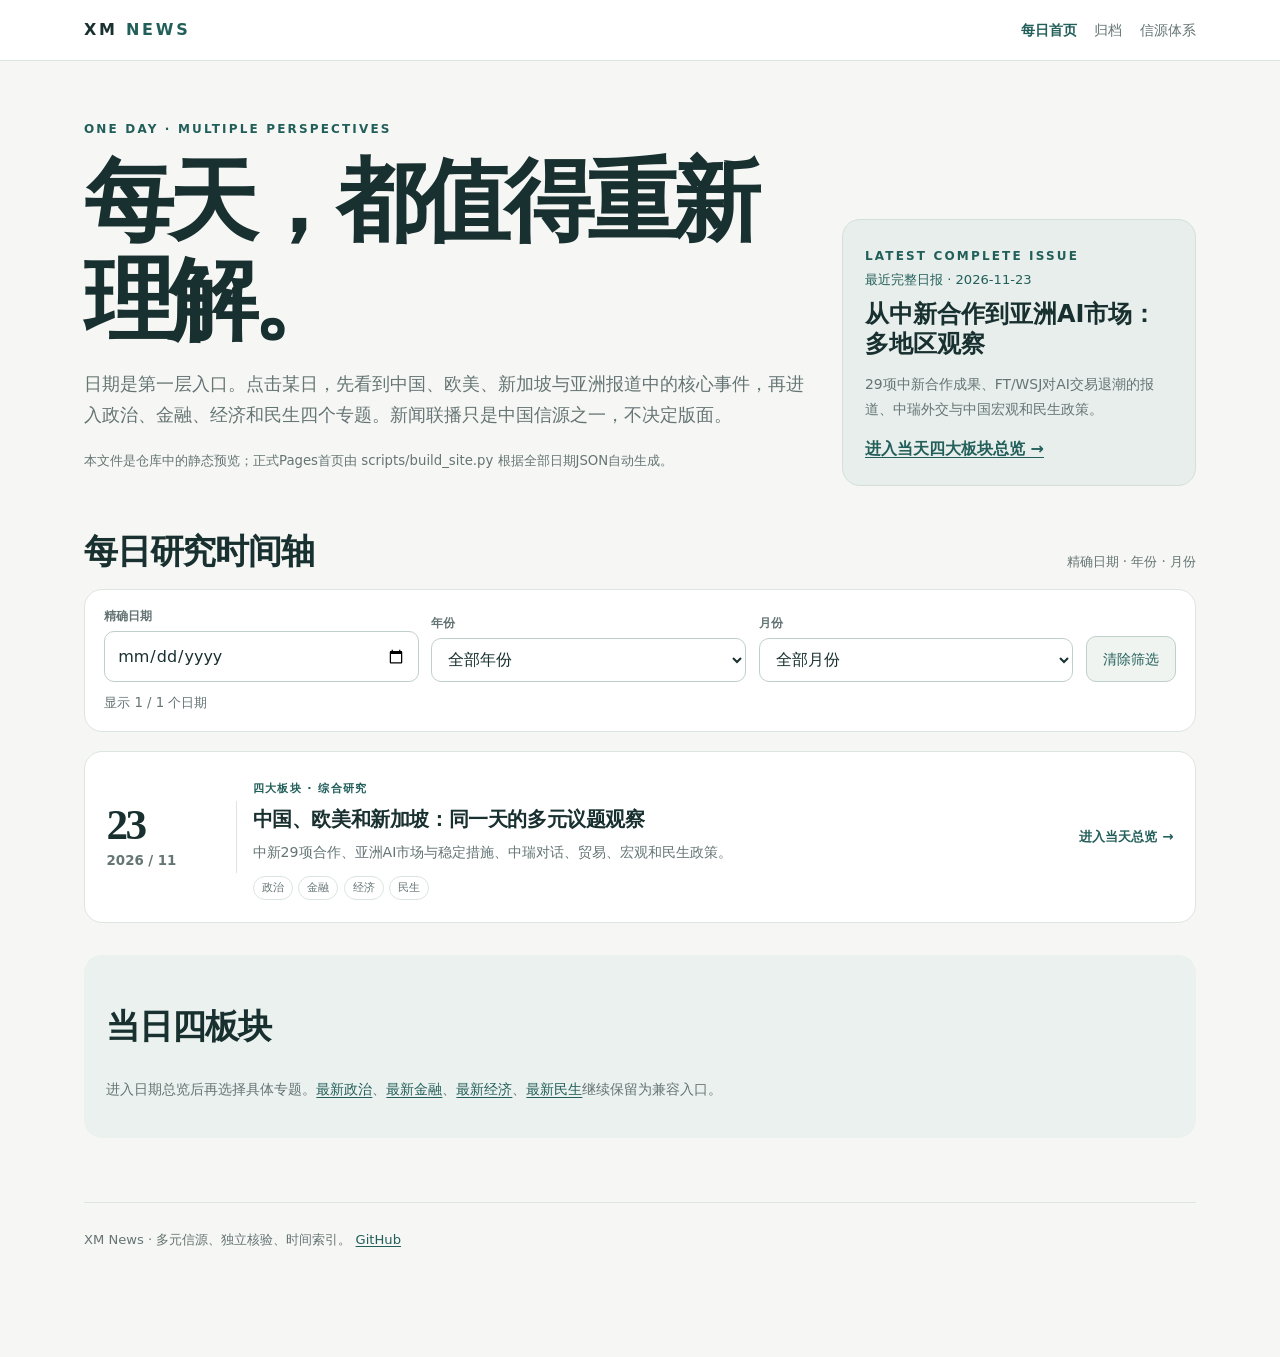
<file: index.html>
<!doctype html>
<html lang="zh-CN"><head><meta charset="utf-8"><meta name="viewport" content="width=device-width,initial-scale=1"><meta name="description" content="XM News每日跨地区新闻研究档案：选择日期，阅读当天中国、欧美、新加坡与亚洲媒体观察，再进入政治、金融、经济和民生四篇专题。"><title>XM News｜每日新闻观察</title><link rel="stylesheet" href="assets/site.css"></head>
<body><a class="skip" href="#main">跳转正文</a><header class="site-head"><div class="head-in"><a class="logo" href="https://1998x-stack.github.io/xm-news/">XM <span>NEWS</span></a><nav class="global-nav" aria-label="主导航"><a href="https://1998x-stack.github.io/xm-news/" aria-current="page">每日首页</a><a href="https://1998x-stack.github.io/xm-news/archive/">归档</a><a href="https://1998x-stack.github.io/xm-news/source-guide/">信源体系</a></nav></div></header>
<main id="main" class="wrap">
<div class="hero"><div><span class="eyebrow">ONE DAY · MULTIPLE PERSPECTIVES</span><h1>每天，都值得重新理解。</h1><p class="intro">日期是第一层入口。点击某日，先看到中国、欧美、新加坡与亚洲报道中的核心事件，再进入政治、金融、经济和民生四个专题。新闻联播只是中国信源之一，不决定版面。</p><p class="small">本文件是仓库中的静态预览；正式Pages首页由 scripts/build_site.py 根据全部日期JSON自动生成。</p></div><aside class="hero-side"><span class="eyebrow">LATEST COMPLETE ISSUE</span><time datetime="2026-11-23">最近完整日报 · 2026-11-23</time><strong>从中新合作到亚洲AI市场：多地区观察</strong><p>29项中新合作成果、FT/WSJ对AI交易退潮的报道、中瑞外交与中国宏观和民生政策。</p><a href="https://1998x-stack.github.io/xm-news/issues/2026-11-23/">进入当天四大板块总览 →</a></aside></div>
<section id="daily-archive"><div class="section-title"><h2>每日研究时间轴</h2><small>精确日期 · 年份 · 月份</small></div>
<div class="filter-panel"><div class="filter-bar"><div class="filter-control"><label for="date-filter">精确日期</label><input type="date" id="date-filter"></div><div class="filter-control"><label for="year-filter">年份</label><select id="year-filter"><option value="">全部年份</option><option value="2026">2026</option></select></div><div class="filter-control"><label for="month-filter">月份</label><select id="month-filter"><option value="">全部月份</option><option value="11">11月</option></select></div><button type="button" id="reset-filter" class="clear">清除筛选</button></div><p id="filter-status" class="result-status" role="status" aria-live="polite">共1个可访问日期</p></div>
<div class="timeline" id="daily-list"><a class="day-card" data-date="2026-11-23" href="https://1998x-stack.github.io/xm-news/issues/2026-11-23/"><div class="day-date"><strong>23</strong><small>2026 / 11</small></div><div class="day-body"><span class="issue-label">四大板块 · 综合研究</span><h3>中国、欧美和新加坡：同一天的多元议题观察</h3><p>中新29项合作、亚洲AI市场与稳定措施、中瑞对话、贸易、宏观和民生政策。</p><div class="topic-tags"><span class="topic-tag">政治</span><span class="topic-tag">金融</span><span class="topic-tag">经济</span><span class="topic-tag">民生</span></div></div><span class="day-arrow">进入当天总览 →</span></a></div>
<div id="filter-empty" class="empty" hidden><strong>该日期暂无已发布日报</strong><p>请调整过滤条件。</p></div></section>
<section class="method"><h2>当日四板块</h2><p>进入日期总览后再选择具体专题。<a href="https://1998x-stack.github.io/xm-news/politics/">最新政治</a>、<a href="https://1998x-stack.github.io/xm-news/finance/">最新金融</a>、<a href="https://1998x-stack.github.io/xm-news/economy/">最新经济</a>、<a href="https://1998x-stack.github.io/xm-news/livelihood/">最新民生</a>继续保留为兼容入口。</p></section>
<footer class="footer">XM News · 多元信源、独立核验、时间索引。 <a href="https://github.com/1998x-stack/xm-news">GitHub</a></footer></main><script src="assets/filters.js" defer></script></body></html>
</file>
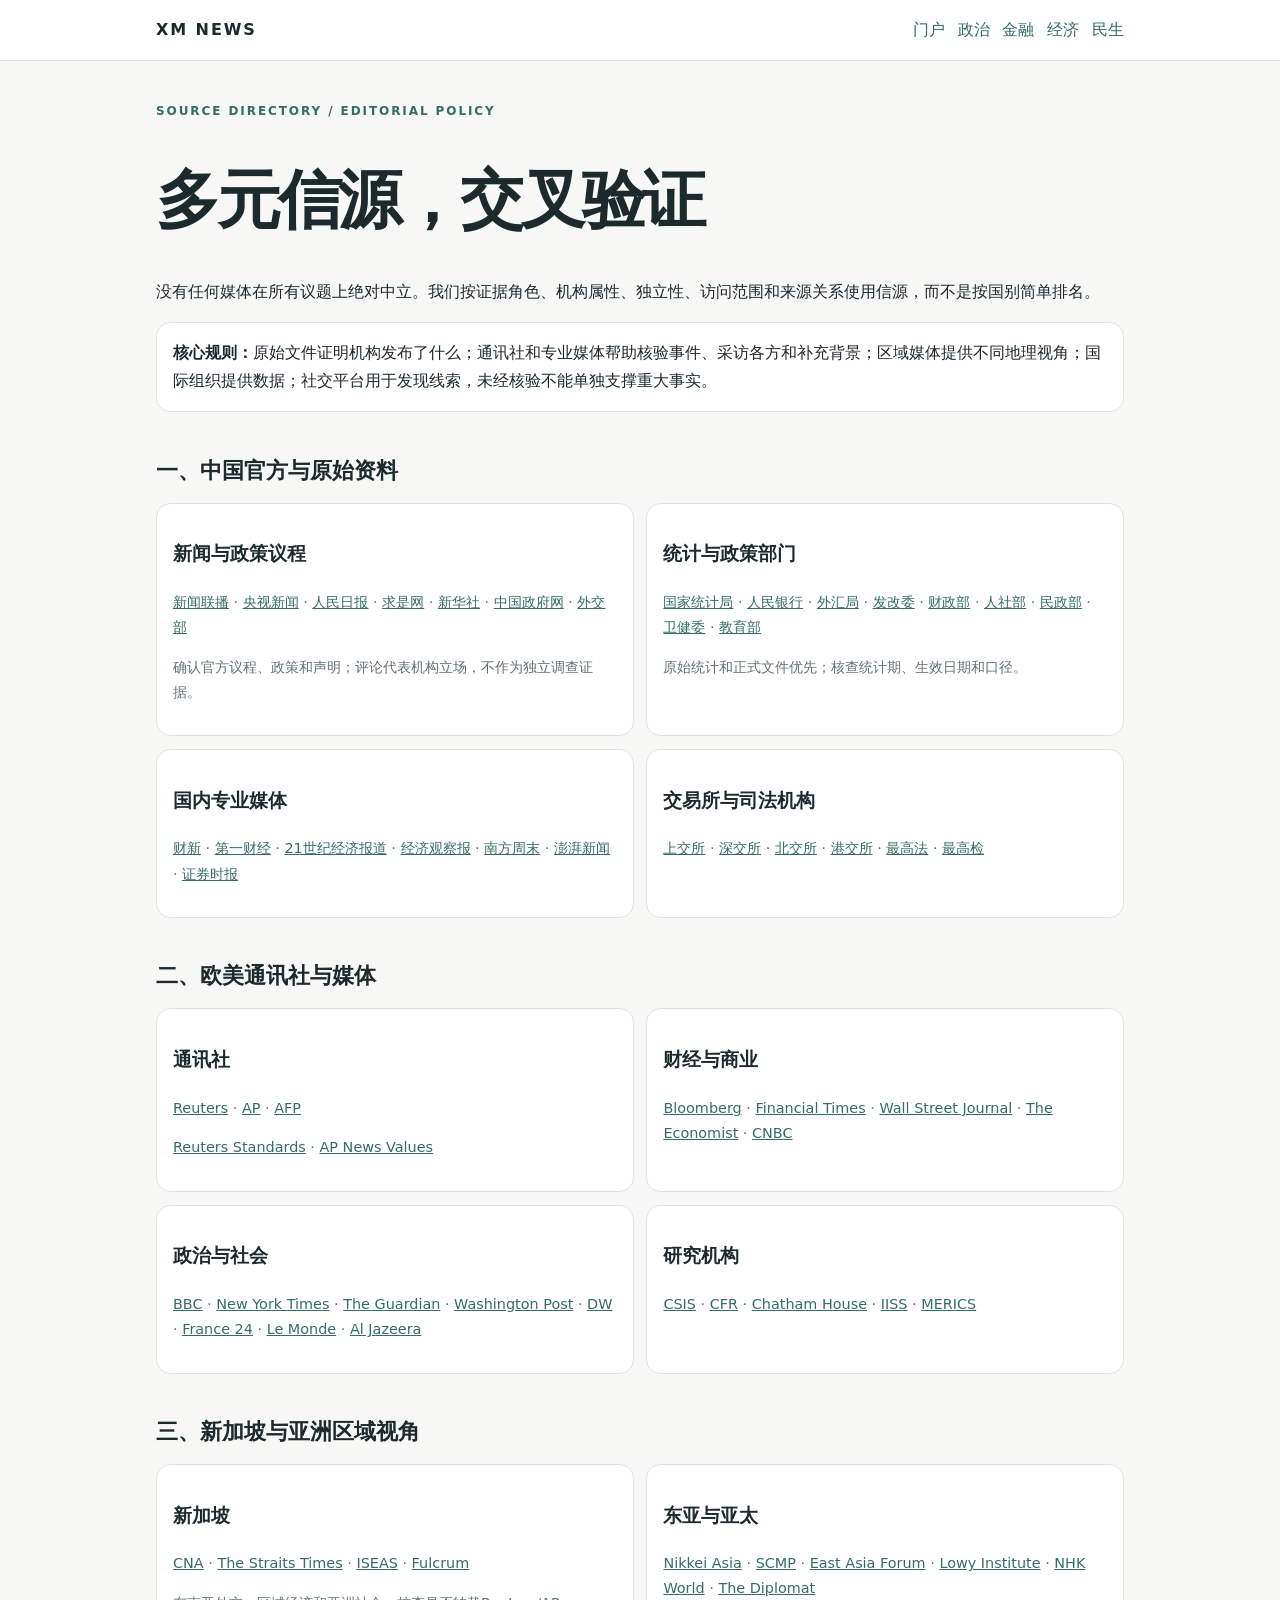
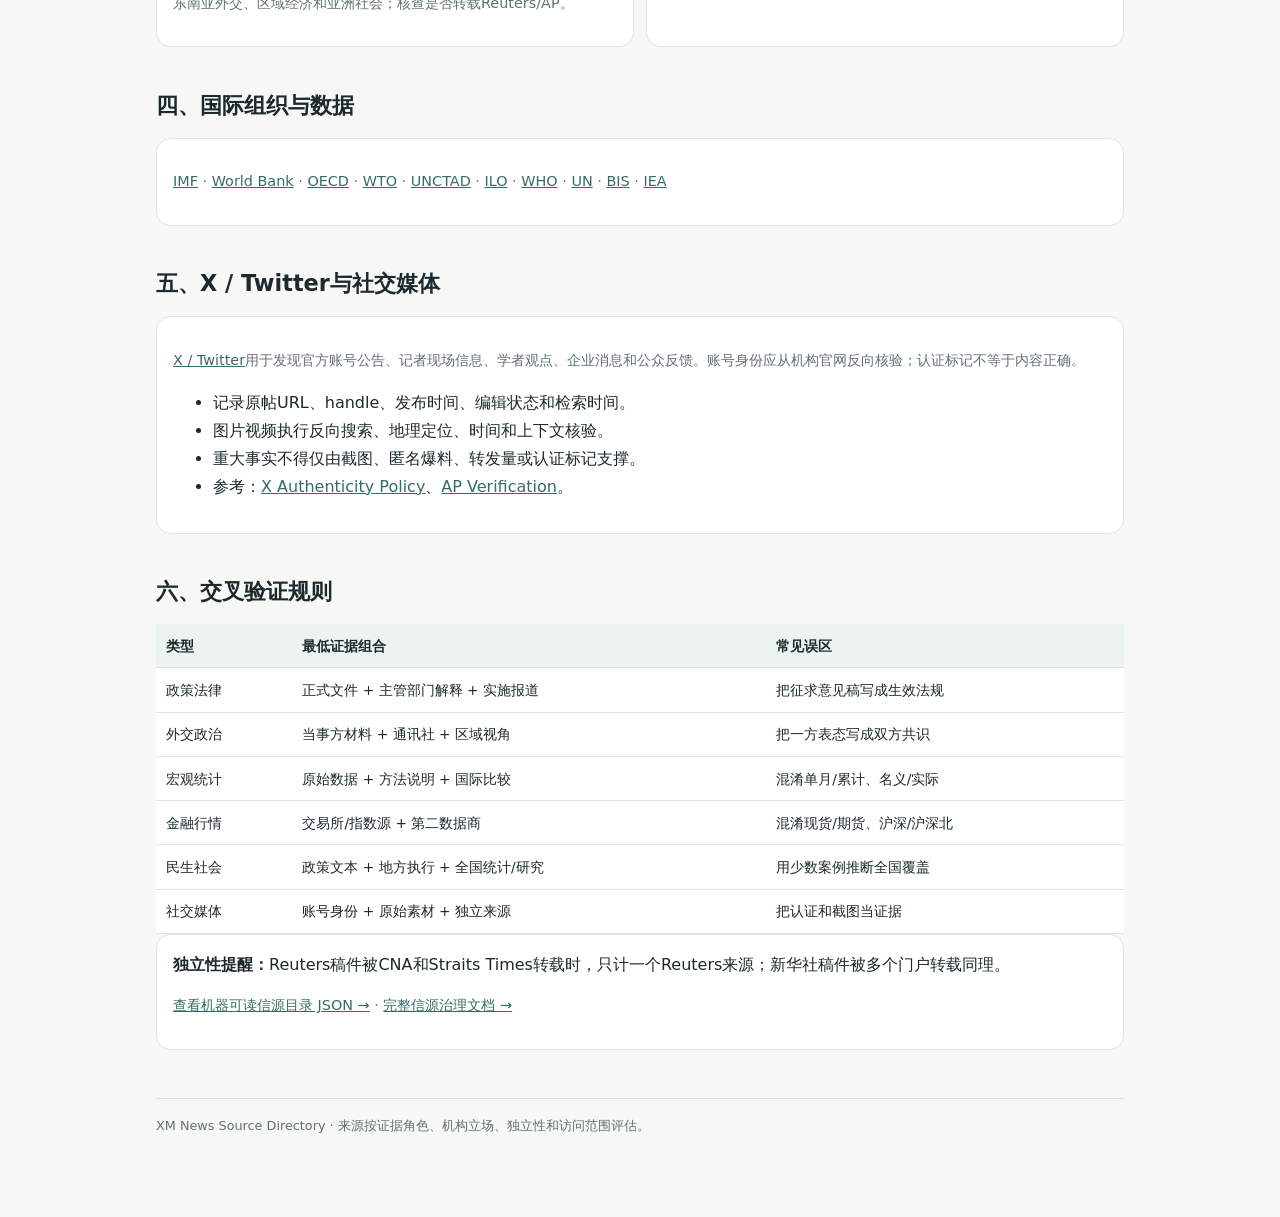
<file: source-guide/index.html>
<!doctype html><html lang="zh-CN"><head><meta charset="utf-8"><meta name="viewport" content="width=device-width,initial-scale=1"><meta name="description" content="XM News多元信源目录与交叉核验规则。"><title>信源体系｜XM News</title><style>
:root{--ink:#1c292d;--muted:#617176;--line:#dce4e0;--paper:#f7f8f6;--accent:#356d66}*{box-sizing:border-box}body{margin:0;background:var(--paper);color:var(--ink);font:16px/1.75 system-ui,"PingFang SC",sans-serif}a{color:var(--accent)}header{background:white;border-bottom:1px solid var(--line)}.top{max-width:1000px;margin:auto;padding:1rem;display:flex;justify-content:space-between;gap:1rem;flex-wrap:wrap}.brand{font-weight:900;letter-spacing:.12em;color:var(--ink);text-decoration:none}nav{display:flex;gap:.8rem;flex-wrap:wrap}nav a{text-decoration:none}main{max-width:1000px;margin:auto;padding:2.5rem 1rem 5rem}.kicker{font-size:.75rem;letter-spacing:.16em;color:var(--accent);font-weight:850}h1{font-size:clamp(2.4rem,6vw,4rem);line-height:1.1;letter-spacing:-.05em}h2{font-size:1.4rem;margin:2.4rem 0 .8rem}.grid{display:grid;grid-template-columns:1fr 1fr;gap:.8rem}.panel{background:white;border:1px solid var(--line);border-radius:.9rem;padding:1rem}.panel p{font-size:.9rem;color:var(--muted)}table{width:100%;border-collapse:collapse;background:white;font-size:.86rem}td,th{padding:.6rem;border-bottom:1px solid var(--line);text-align:left}th{background:#edf3f0}footer{margin-top:3rem;border-top:1px solid var(--line);padding-top:1rem;color:var(--muted);font-size:.8rem}@media(max-width:680px){.grid{grid-template-columns:1fr}}</style></head><body>
<header><div class="top"><a class="brand" href="https://1998x-stack.github.io/xm-news/">XM NEWS</a><nav><a href="https://1998x-stack.github.io/xm-news/">门户</a><a href="https://1998x-stack.github.io/xm-news/politics/">政治</a><a href="https://1998x-stack.github.io/xm-news/finance/">金融</a><a href="https://1998x-stack.github.io/xm-news/economy/">经济</a><a href="https://1998x-stack.github.io/xm-news/livelihood/">民生</a></nav></div></header>
<main><div class="kicker">SOURCE DIRECTORY / EDITORIAL POLICY</div><h1>多元信源，交叉验证</h1><p>没有任何媒体在所有议题上绝对中立。我们按证据角色、机构属性、独立性、访问范围和来源关系使用信源，而不是按国别简单排名。</p>
<section class="panel"><strong>核心规则：</strong>原始文件证明机构发布了什么；通讯社和专业媒体帮助核验事件、采访各方和补充背景；区域媒体提供不同地理视角；国际组织提供数据；社交平台用于发现线索，未经核验不能单独支撑重大事实。</section>
<h2>一、中国官方与原始资料</h2><div class="grid"><section class="panel"><h3>新闻与政策议程</h3><p><a href="https://tv.cctv.com/lm/xwlb/">新闻联播</a> · <a href="https://news.cctv.com/">央视新闻</a> · <a href="https://paper.people.com.cn/">人民日报</a> · <a href="https://www.qstheory.cn/">求是网</a> · <a href="https://www.news.cn/">新华社</a> · <a href="https://www.gov.cn/">中国政府网</a> · <a href="https://www.mfa.gov.cn/">外交部</a></p><p>确认官方议程、政策和声明；评论代表机构立场，不作为独立调查证据。</p></section><section class="panel"><h3>统计与政策部门</h3><p><a href="https://www.stats.gov.cn/">国家统计局</a> · <a href="https://www.pbc.gov.cn/">人民银行</a> · <a href="https://www.safe.gov.cn/">外汇局</a> · <a href="https://www.ndrc.gov.cn/">发改委</a> · <a href="https://www.mof.gov.cn/">财政部</a> · <a href="https://www.mohrss.gov.cn/">人社部</a> · <a href="https://www.mca.gov.cn/">民政部</a> · <a href="https://www.nhc.gov.cn/">卫健委</a> · <a href="https://www.moe.gov.cn/">教育部</a></p><p>原始统计和正式文件优先；核查统计期、生效日期和口径。</p></section><section class="panel"><h3>国内专业媒体</h3><p><a href="https://www.caixin.com/">财新</a> · <a href="https://www.yicai.com/">第一财经</a> · <a href="https://www.21jingji.com/">21世纪经济报道</a> · <a href="https://www.eeo.com.cn/">经济观察报</a> · <a href="https://www.infzm.com/">南方周末</a> · <a href="https://www.thepaper.cn/">澎湃新闻</a> · <a href="https://www.stcn.com/">证券时报</a></p></section><section class="panel"><h3>交易所与司法机构</h3><p><a href="https://www.sse.com.cn/">上交所</a> · <a href="https://www.szse.cn/">深交所</a> · <a href="https://www.bse.cn/">北交所</a> · <a href="https://www.hkex.com.hk/">港交所</a> · <a href="https://www.court.gov.cn/">最高法</a> · <a href="https://www.spp.gov.cn/">最高检</a></p></section></div>
<h2>二、欧美通讯社与媒体</h2><div class="grid"><section class="panel"><h3>通讯社</h3><p><a href="https://www.reuters.com/">Reuters</a> · <a href="https://apnews.com/">AP</a> · <a href="https://www.afp.com/">AFP</a></p><p><a href="https://reutersagency.com/about/standards-values/">Reuters Standards</a> · <a href="https://www.ap.org/about/news-values-and-principles/">AP News Values</a></p></section><section class="panel"><h3>财经与商业</h3><p><a href="https://www.bloomberg.com/">Bloomberg</a> · <a href="https://www.ft.com/">Financial Times</a> · <a href="https://www.wsj.com/">Wall Street Journal</a> · <a href="https://www.economist.com/">The Economist</a> · <a href="https://www.cnbc.com/">CNBC</a></p></section><section class="panel"><h3>政治与社会</h3><p><a href="https://www.bbc.com/news/">BBC</a> · <a href="https://www.nytimes.com/">New York Times</a> · <a href="https://www.theguardian.com/">The Guardian</a> · <a href="https://www.washingtonpost.com/">Washington Post</a> · <a href="https://www.dw.com/">DW</a> · <a href="https://www.france24.com/">France 24</a> · <a href="https://www.lemonde.fr/">Le Monde</a> · <a href="https://www.aljazeera.com/">Al Jazeera</a></p></section><section class="panel"><h3>研究机构</h3><p><a href="https://www.csis.org/">CSIS</a> · <a href="https://www.cfr.org/">CFR</a> · <a href="https://www.chathamhouse.org/">Chatham House</a> · <a href="https://www.iiss.org/">IISS</a> · <a href="https://merics.org/">MERICS</a></p></section></div>
<h2>三、新加坡与亚洲区域视角</h2><div class="grid"><section class="panel"><h3>新加坡</h3><p><a href="https://www.channelnewsasia.com/">CNA</a> · <a href="https://www.straitstimes.com/">The Straits Times</a> · <a href="https://www.iseas.edu.sg/">ISEAS</a> · <a href="https://fulcrum.sg/">Fulcrum</a></p><p>东南亚外交、区域经济和亚洲社会；核查是否转载Reuters/AP。</p></section><section class="panel"><h3>东亚与亚太</h3><p><a href="https://asia.nikkei.com/">Nikkei Asia</a> · <a href="https://www.scmp.com/">SCMP</a> · <a href="https://eastasiaforum.org/">East Asia Forum</a> · <a href="https://www.lowyinstitute.org/">Lowy Institute</a> · <a href="https://www3.nhk.or.jp/nhkworld/">NHK World</a> · <a href="https://thediplomat.com/">The Diplomat</a></p></section></div>
<h2>四、国际组织与数据</h2><section class="panel"><p><a href="https://www.imf.org/">IMF</a> · <a href="https://www.worldbank.org/">World Bank</a> · <a href="https://www.oecd.org/">OECD</a> · <a href="https://www.wto.org/">WTO</a> · <a href="https://unctad.org/">UNCTAD</a> · <a href="https://www.ilo.org/">ILO</a> · <a href="https://www.who.int/">WHO</a> · <a href="https://www.un.org/">UN</a> · <a href="https://www.bis.org/">BIS</a> · <a href="https://www.iea.org/">IEA</a></p></section>
<h2>五、X / Twitter与社交媒体</h2><section class="panel"><p><a href="https://x.com/">X / Twitter</a>用于发现官方账号公告、记者现场信息、学者观点、企业消息和公众反馈。账号身份应从机构官网反向核验；认证标记不等于内容正确。</p><ul><li>记录原帖URL、handle、发布时间、编辑状态和检索时间。</li><li>图片视频执行反向搜索、地理定位、时间和上下文核验。</li><li>重大事实不得仅由截图、匿名爆料、转发量或认证标记支撑。</li><li>参考：<a href="https://help.x.com/en/rules-and-policies/authenticity">X Authenticity Policy</a>、<a href="https://www.ap.org/solutions/verify/">AP Verification</a>。</li></ul></section>
<h2>六、交叉验证规则</h2><table><thead><tr><th>类型</th><th>最低证据组合</th><th>常见误区</th></tr></thead><tbody><tr><td>政策法律</td><td>正式文件 + 主管部门解释 + 实施报道</td><td>把征求意见稿写成生效法规</td></tr><tr><td>外交政治</td><td>当事方材料 + 通讯社 + 区域视角</td><td>把一方表态写成双方共识</td></tr><tr><td>宏观统计</td><td>原始数据 + 方法说明 + 国际比较</td><td>混淆单月/累计、名义/实际</td></tr><tr><td>金融行情</td><td>交易所/指数源 + 第二数据商</td><td>混淆现货/期货、沪深/沪深北</td></tr><tr><td>民生社会</td><td>政策文本 + 地方执行 + 全国统计/研究</td><td>用少数案例推断全国覆盖</td></tr><tr><td>社交媒体</td><td>账号身份 + 原始素材 + 独立来源</td><td>把认证和截图当证据</td></tr></tbody></table>
<section class="panel"><strong>独立性提醒：</strong>Reuters稿件被CNA和Straits Times转载时，只计一个Reuters来源；新华社稿件被多个门户转载同理。<p><a href="https://1998x-stack.github.io/xm-news/source-catalog.json">查看机器可读信源目录 JSON →</a> · <a href="https://github.com/1998x-stack/xm-news/blob/main/docs/source-directory.md">完整信源治理文档 →</a></p></section>
<footer>XM News Source Directory · 来源按证据角色、机构立场、独立性和访问范围评估。</footer></main></body></html>
</file>
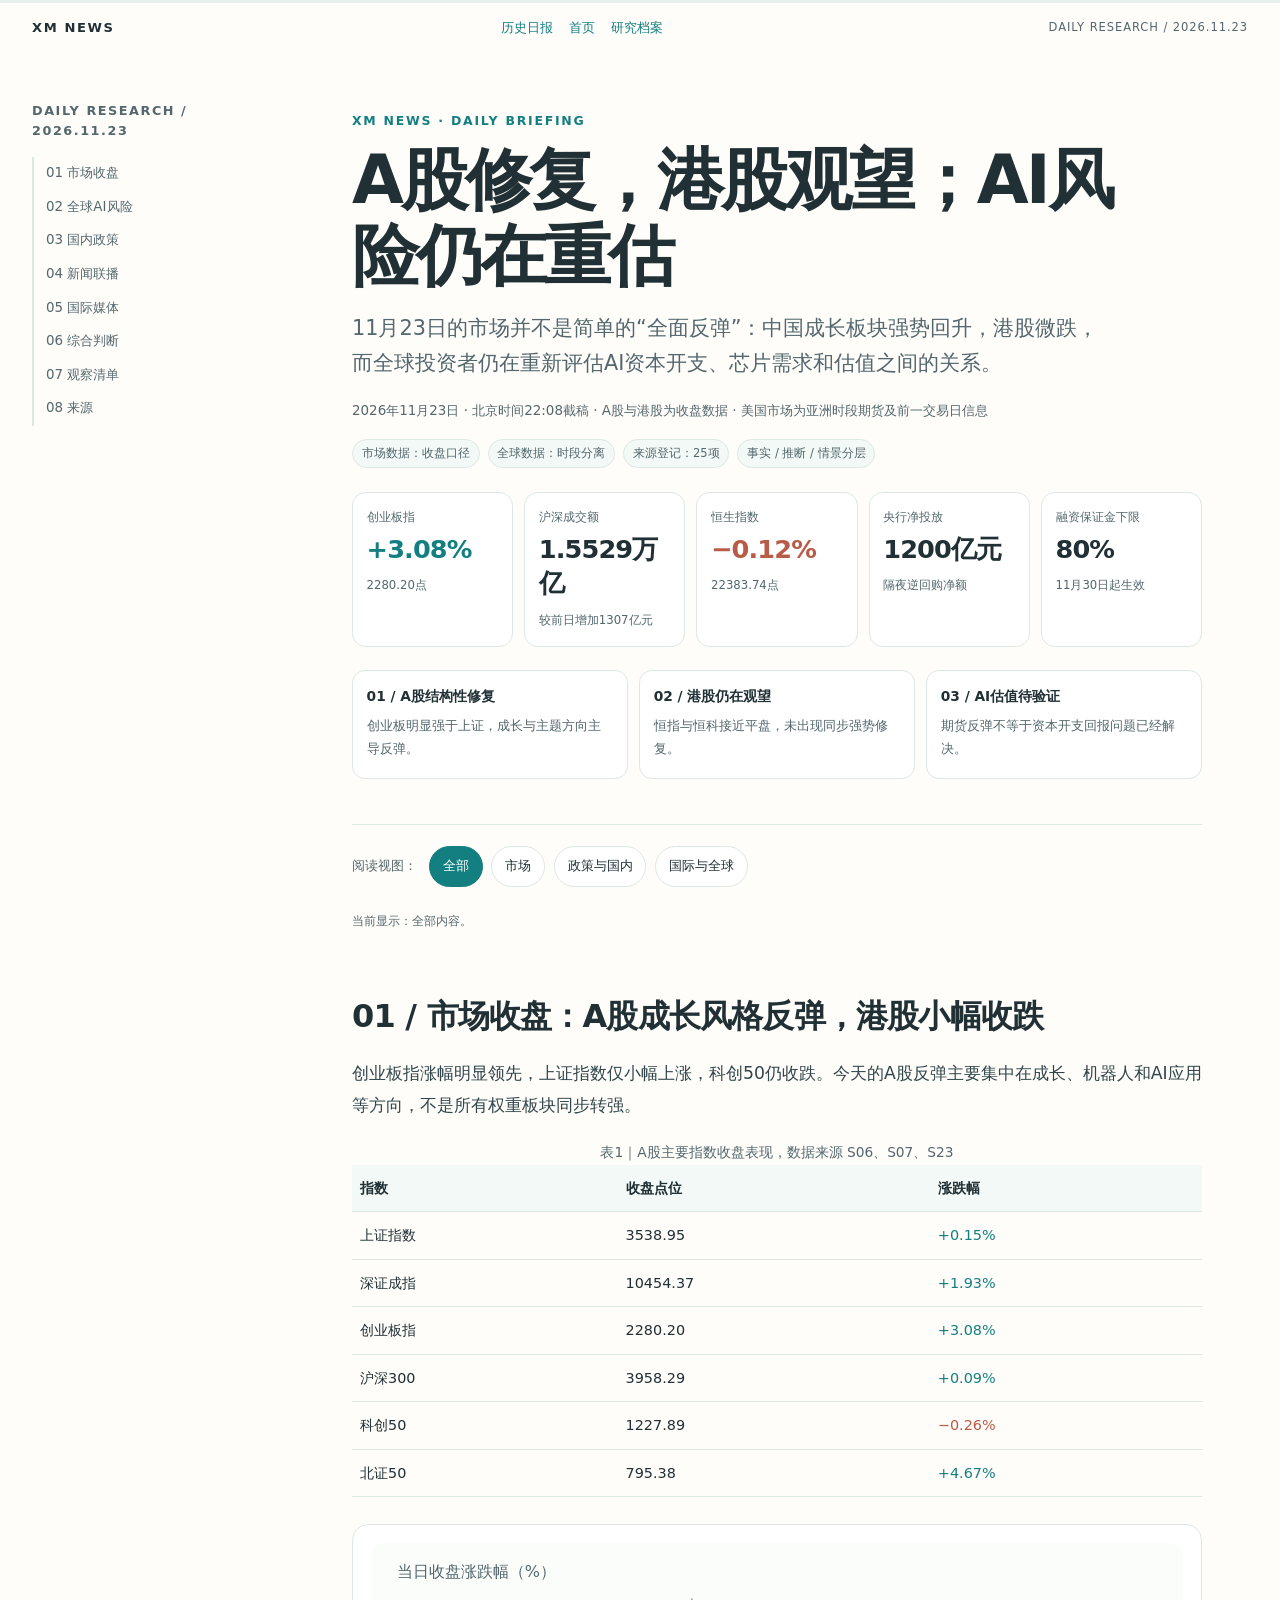
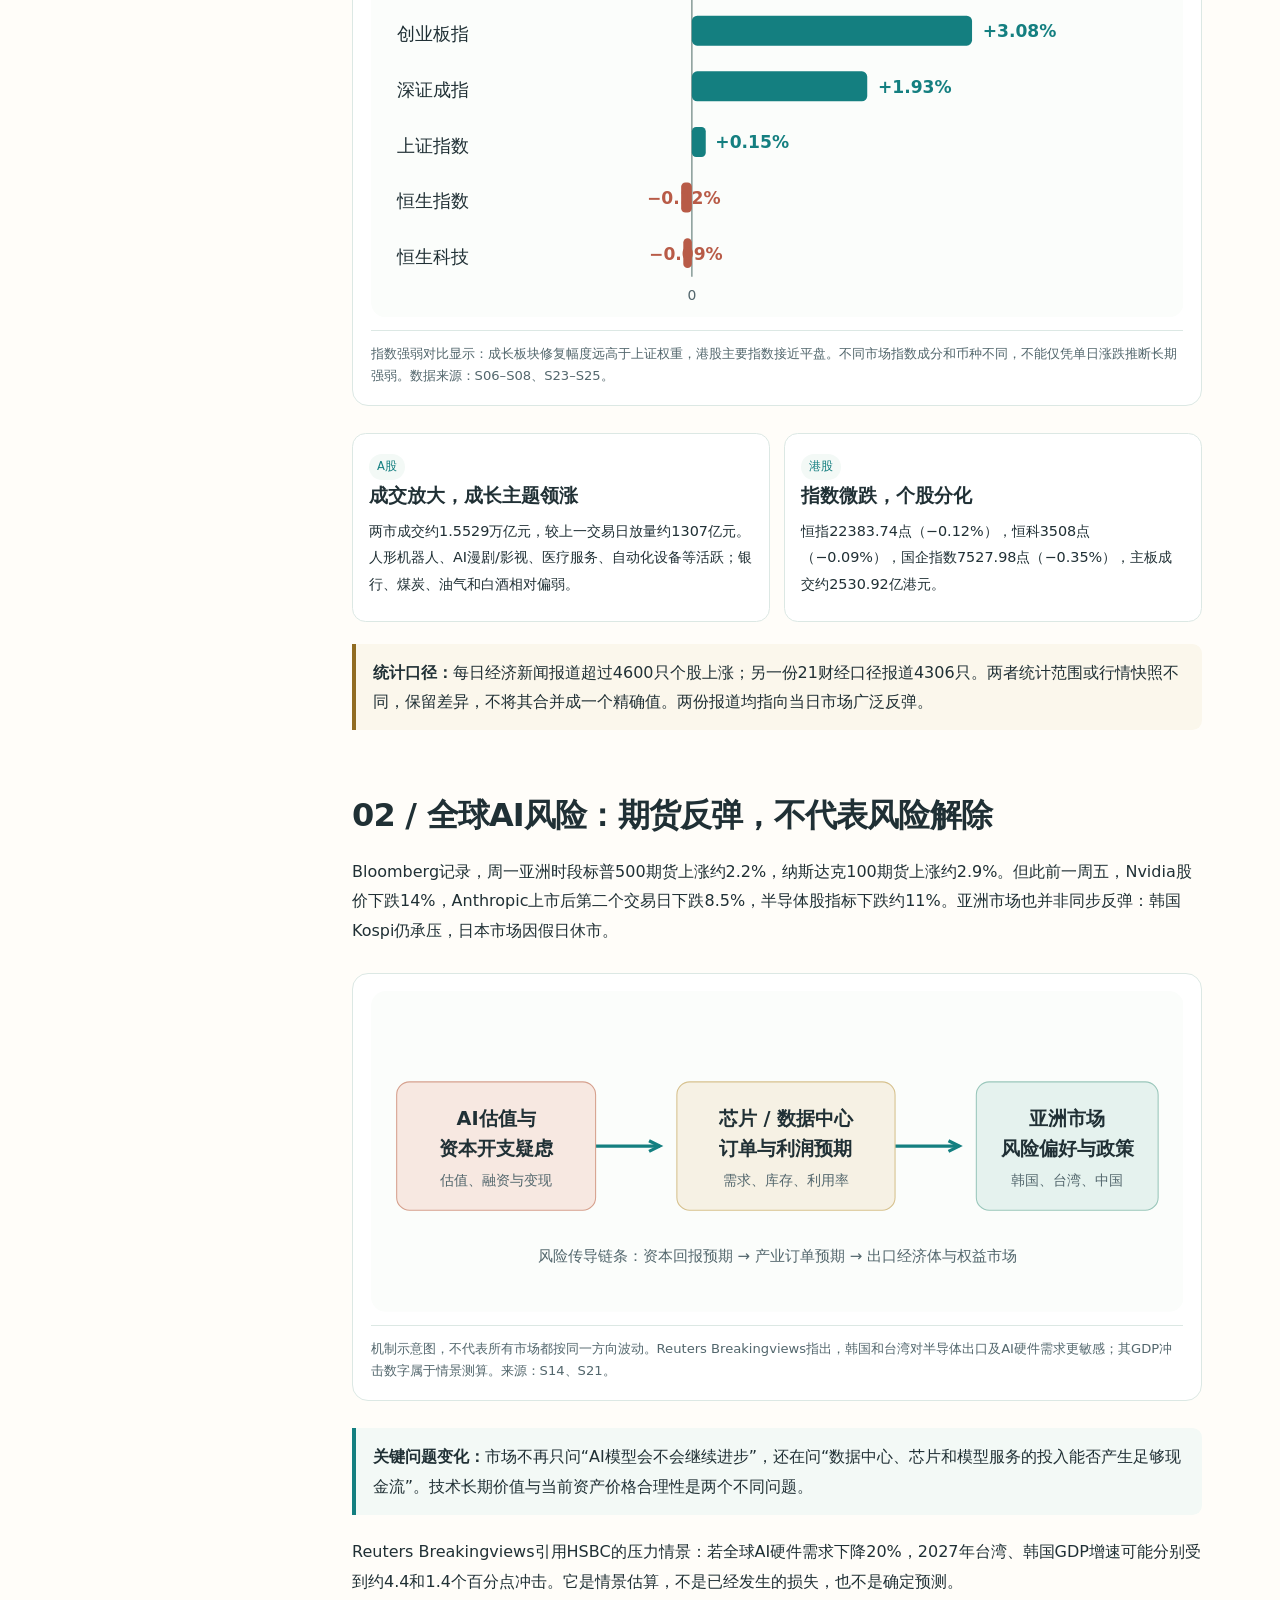
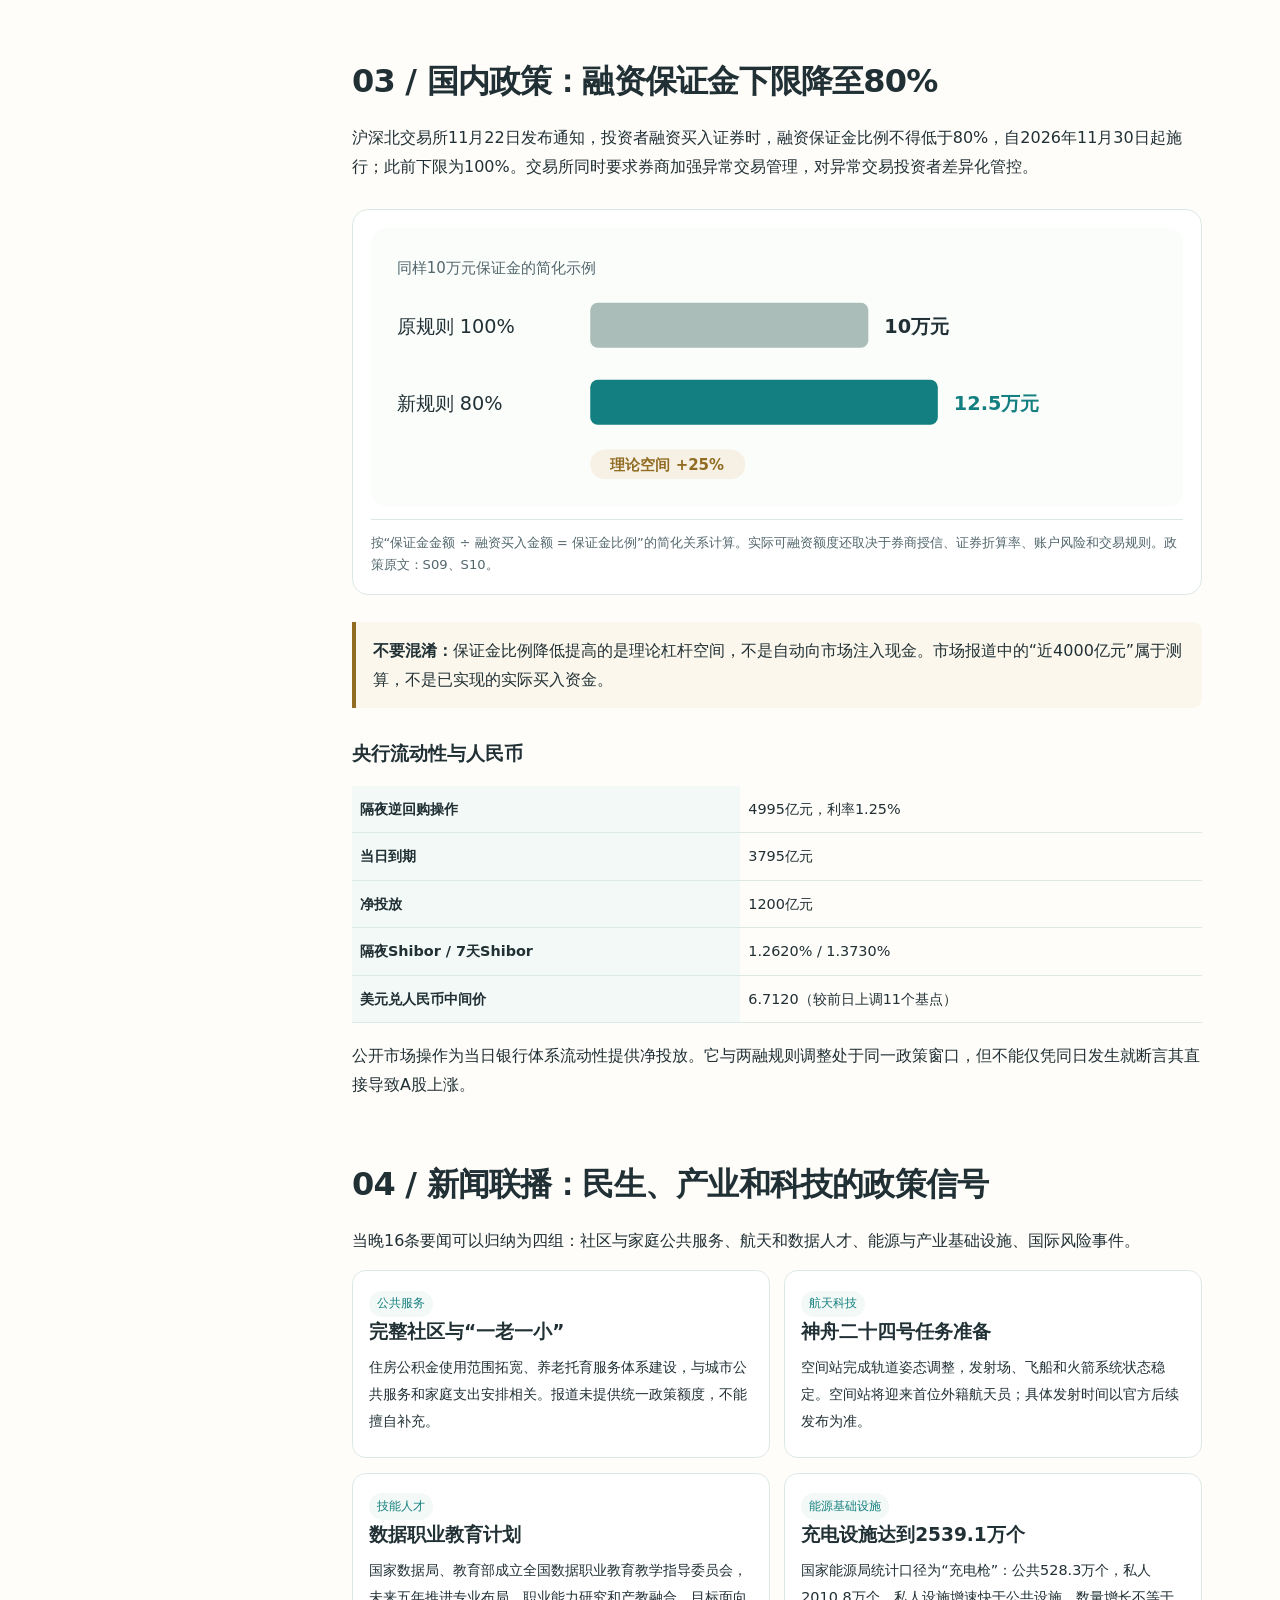
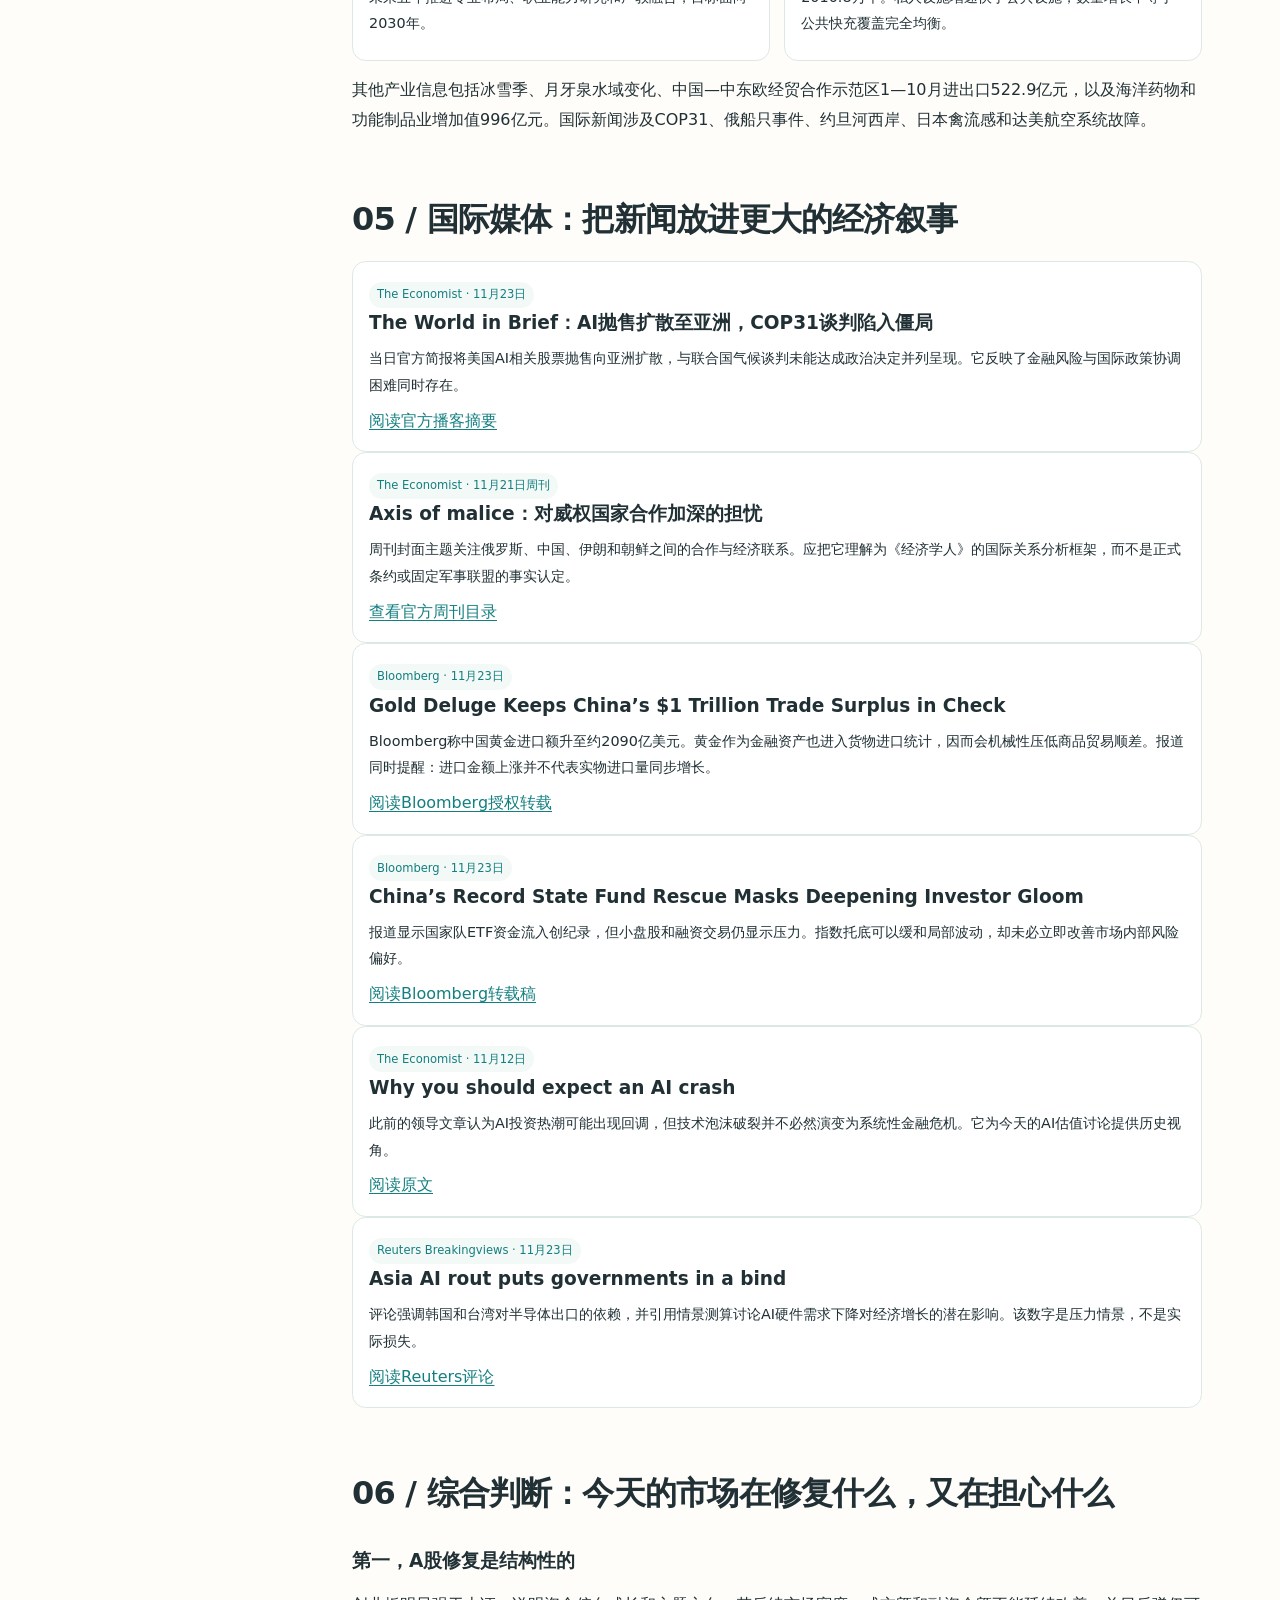
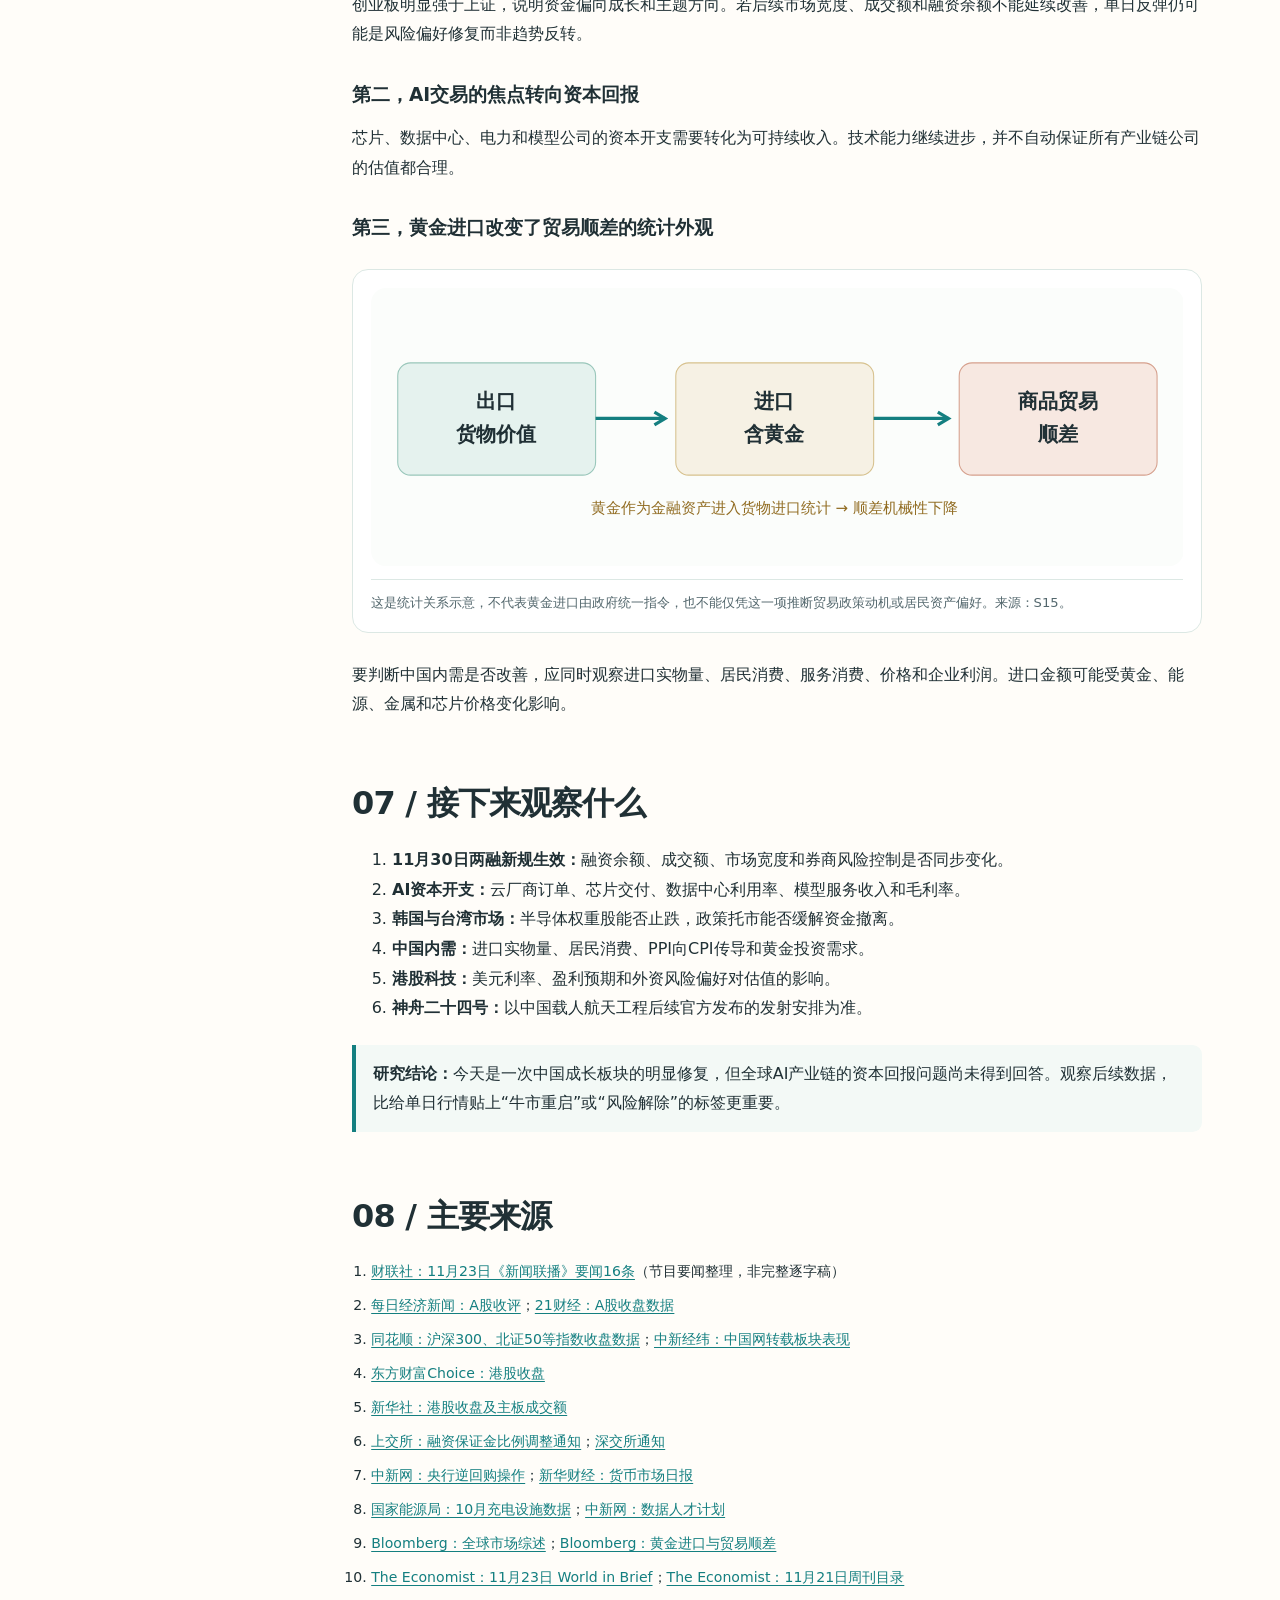
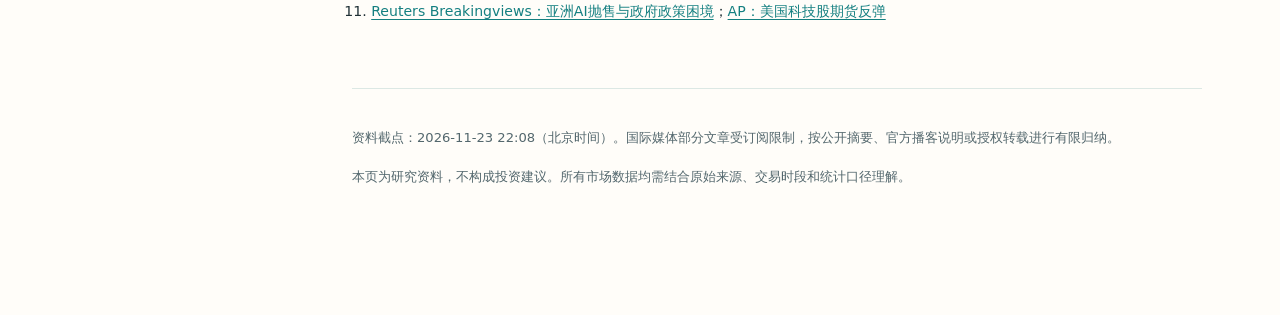
<file: posts/2026-11-23/index.html>
<!doctype html>
<html lang="zh-CN">
<head>
<meta charset="utf-8">
<meta name="viewport" content="width=device-width,initial-scale=1">
<meta name="color-scheme" content="light">
<meta name="description" content="2026年11月23日新闻联播、A股港股、全球市场与Economist、Bloomberg重点文章研究。">
<meta property="og:type" content="article">
<meta property="og:title" content="A股修复，港股观望；AI风险仍在重估｜XM News">
<meta property="og:description" content="中国成长板块反弹、港股微跌，全球投资者继续重估AI资本开支与盈利兑现。">
<meta property="og:url" content="https://1998x-stack.github.io/xm-news/posts/2026-11-23/">
<meta name="theme-color" content="#fffdf9">
<link rel="canonical" href="https://1998x-stack.github.io/xm-news/posts/2026-11-23/">
<title>2026.11.23｜A股修复，AI风险重估</title>
<style>
:root{color-scheme:light;--paper:#fffdf9;--ink:#203035;--subtle:#53676d;--accent:#147f80;--transform:#d06d4d;--structure:#7461ba;--annotation:#916c22;--border:#dce8e4;--surface:#f3f9f6;--max-reading:850px;--positive:#147f80;--negative:#b85b47}
*{box-sizing:border-box}
html{scroll-behavior:smooth}
body{margin:0;background:var(--paper);color:var(--ink);font:16px/1.85 system-ui,-apple-system,"PingFang SC","Microsoft YaHei",sans-serif}
a{color:var(--accent);text-underline-offset:.18em}
a:hover{color:var(--transform)}
a:focus-visible,button:focus-visible{outline:3px solid var(--accent);outline-offset:3px}
.skip-link{position:absolute;left:1rem;top:-5rem;background:var(--ink);color:white;padding:.5rem 1rem;z-index:20}
.skip-link:focus{top:1rem}
.reading-progress{position:fixed;inset:0 auto auto 0;width:100%;height:3px;background:#e6efeb;z-index:50}.reading-progress span{display:block;width:0;height:100%;background:var(--accent);transform-origin:left}
.sitebar{max-width:1280px;margin:0 auto;padding:1rem 2rem .2rem;display:flex;align-items:center;justify-content:space-between;gap:1rem;font-size:.82rem;color:var(--subtle)}.sitebar .brand{font-weight:850;letter-spacing:.12em;color:var(--ink);text-decoration:none}.sitebar nav{display:flex;gap:1rem}.sitebar nav a{text-decoration:none}.sitebar .edition{font-size:.72rem;letter-spacing:.08em}
.report-context{display:flex;gap:.5rem;flex-wrap:wrap;margin:.9rem 0 0}.report-context span{font-size:.72rem;color:var(--subtle);background:var(--surface);border:1px solid var(--border);border-radius:999px;padding:.2rem .55rem}
.takeaways{display:grid;grid-template-columns:repeat(3,minmax(0,1fr));gap:.7rem;margin:1.4rem 0}.takeaway{border:1px solid var(--border);border-radius:.8rem;background:white;padding:.85rem}.takeaway strong{display:block;font-size:.86rem;margin-bottom:.25rem}.takeaway p{font-size:.8rem;color:var(--subtle);margin:.2rem 0}
.source-ref{display:inline-block;font-size:.74rem;color:var(--accent);font-weight:700;margin-left:.3rem}
.layout{max-width:1280px;margin:0 auto;display:grid;grid-template-columns:210px minmax(0,1fr);gap:clamp(2rem,5vw,5rem);padding:3.6rem 2rem 7rem}
.toc{position:sticky;top:2rem;align-self:start;font-size:.84rem;line-height:1.55;max-height:calc(100vh - 4rem);overflow:auto}
.toc strong{display:block;font-size:.8rem;letter-spacing:.12em;margin-bottom:1rem;color:var(--subtle)}
.toc a{display:block;text-decoration:none;color:var(--subtle);border-left:2px solid var(--border);padding:.4rem .75rem}
.toc a:hover{border-color:var(--accent);color:var(--accent);background:var(--surface)}
main{min-width:0}
article{max-width:var(--max-reading);margin:0 auto;min-width:0}
.kicker{font-size:.78rem;letter-spacing:.14em;color:var(--accent);font-weight:750;text-transform:uppercase}
.article-header{padding:.5rem 0 1.4rem;border-bottom:1px solid var(--border)}
.article-header h1{font-size:clamp(2.45rem,5.4vw,4.2rem);line-height:1.14;letter-spacing:-.045em;margin:.6rem 0 1rem;max-width:780px}
.dek{font-size:clamp(1.1rem,2vw,1.3rem);line-height:1.7;color:var(--subtle);max-width:760px;margin:.5rem 0 1.1rem}
.meta{font-size:.84rem;color:var(--subtle)}
.metrics{display:grid;grid-template-columns:repeat(5,minmax(0,1fr));gap:.7rem;margin:1.5rem 0 1.2rem}
.metric{border:1px solid var(--border);border-radius:.85rem;background:white;padding:.8rem .85rem;min-width:0}
.metric .name{font-size:.76rem;color:var(--subtle);display:block}
.metric .value{display:block;font-size:clamp(1.15rem,2vw,1.65rem);font-weight:760;letter-spacing:-.035em;line-height:1.35;margin:.2rem 0}
.metric .detail{font-size:.73rem;color:var(--subtle)}
.positive{color:var(--positive)}.negative{color:var(--negative)}
.filterbar{display:flex;align-items:center;gap:.55rem;flex-wrap:wrap;margin:1.35rem 0}
.filterbar span{font-size:.82rem;color:var(--subtle);margin-right:.2rem}
button{font:inherit;font-size:.82rem;cursor:pointer;padding:.45rem .8rem;border:1px solid var(--border);border-radius:999px;background:white;color:var(--ink)}
button[aria-pressed="true"]{background:var(--accent);color:white;border-color:var(--accent)}
.status{min-height:1.35rem;font-size:.78rem;color:var(--subtle)}
section{scroll-margin-top:2rem;margin-top:3.9rem}
h2{font-size:clamp(1.55rem,3vw,2rem);line-height:1.4;margin:0 0 1.2rem;letter-spacing:-.025em}
h3{font-size:1.16rem;line-height:1.5;margin:2rem 0 .6rem}
p{margin:.9rem 0}
.lead{font-size:1.08rem;color:#31464b}
.small{font-size:.86rem;color:var(--subtle)}
.note{margin:1.4rem 0;padding:.85rem 1.05rem;border-left:4px solid var(--accent);background:var(--surface);border-radius:0 .6rem .6rem 0}
.warning{border-left-color:var(--annotation);background:#fbf7ec}
figure{margin:1.7rem 0;padding:1.1rem;border:1px solid var(--border);border-radius:1rem;background:white}
figure svg{width:100%;height:auto;display:block}
figcaption{font-size:.82rem;line-height:1.7;color:var(--subtle);border-top:1px solid var(--border);margin-top:.8rem;padding-top:.75rem}
table{width:100%;border-collapse:collapse;font-size:.9rem;margin:1.1rem 0}
th,td{border-bottom:1px solid var(--border);text-align:left;padding:.62rem .5rem;vertical-align:top}
th{font-weight:700;background:var(--surface)}
.grid2{display:grid;grid-template-columns:repeat(2,minmax(0,1fr));gap:.9rem}
.panel{border:1px solid var(--border);border-radius:.85rem;padding:1rem;background:white}
.panel h3{margin:.1rem 0 .5rem}
.panel p{font-size:.9rem;margin:.45rem 0}
.tag{display:inline-block;font-size:.72rem;color:var(--accent);background:var(--surface);border-radius:999px;padding:.15rem .5rem;margin-right:.25rem}
.story[hidden]{display:none!important}
.source-list{padding-left:1.2rem}
.source-list li{margin:.5rem 0;font-size:.88rem}
footer{border-top:1px solid var(--border);margin-top:4rem;padding-top:1.4rem;color:var(--subtle);font-size:.82rem}
@media(max-width:700px){.sitebar{padding:1rem 1rem .2rem;flex-wrap:wrap}.sitebar .edition{width:100%}.takeaways{grid-template-columns:1fr}}
@media(max-width:960px){.layout{display:block;padding:2rem 1.25rem 5rem}.toc{position:static;max-height:none;margin-bottom:1.5rem;border-bottom:1px solid var(--border);padding-bottom:1rem}.toc a{display:inline-block;border:0;border-bottom:2px solid transparent;margin-right:.3rem;padding:.35rem .3rem}.metrics{grid-template-columns:repeat(3,minmax(0,1fr))}}
@media(max-width:560px){body{font-size:15.5px}.layout{padding:1.2rem 1rem 4rem}.metrics{grid-template-columns:repeat(2,minmax(0,1fr));gap:.55rem}.metric{padding:.7rem}.grid2{grid-template-columns:1fr}figure{padding:.65rem}section{margin-top:3rem}h2{margin-bottom:.9rem}table{font-size:.82rem}th,td{padding:.5rem .35rem}}
@media(prefers-reduced-motion:reduce){html{scroll-behavior:auto}*,*::before,*::after{animation:none!important;transition:none!important}}
@media print{body{background:white;color:black;font-size:10.5pt}.layout{display:block;padding:0}.toc,.filterbar,.skip-link,.sitebar,.reading-progress{display:none!important}article{max-width:none}.metrics{grid-template-columns:repeat(5,1fr)}figure{break-inside:avoid}.story[hidden]{display:block!important}a{color:#164e54}section{margin-top:1.6rem}}
</style>
</head>
<body>
<a class="skip-link" href="#content">跳转至正文</a>
<div class="reading-progress" aria-hidden="true"><span id="reading-progress-fill"></span></div>
<header class="sitebar"><a class="brand" href="../../">XM NEWS</a><nav aria-label="站点导航"><a href="../../archive/">历史日报</a><a href="../../">首页</a><a href="https://github.com/1998x-stack/xm-news" rel="noopener">研究档案</a></nav><span class="edition">DAILY RESEARCH / 2026.11.23</span></header>
<div class="layout">
<nav class="toc" aria-label="文章目录">
<strong>DAILY RESEARCH / 2026.11.23</strong>
<a href="#markets">01 市场收盘</a>
<a href="#ai">02 全球AI风险</a>
<a href="#policy">03 国内政策</a>
<a href="#broadcast">04 新闻联播</a>
<a href="#media">05 国际媒体</a>
<a href="#synthesis">06 综合判断</a>
<a href="#watch">07 观察清单</a>
<a href="#sources">08 来源</a>
</nav>
<main id="content">
<article>
<header class="article-header">
<div class="kicker">XM NEWS · DAILY BRIEFING</div>
<h1>A股修复，港股观望；AI风险仍在重估</h1>
<p class="dek">11月23日的市场并不是简单的“全面反弹”：中国成长板块强势回升，港股微跌，而全球投资者仍在重新评估AI资本开支、芯片需求和估值之间的关系。</p>
<div class="meta">2026年11月23日 · 北京时间22:08截稿 · A股与港股为收盘数据 · 美国市场为亚洲时段期货及前一交易日信息</div>
<div class="report-context"><span>市场数据：收盘口径</span><span>全球数据：时段分离</span><span>来源登记：25项</span><span>事实 / 推断 / 情景分层</span></div>
<div class="metrics">
<div class="metric"><span class="name">创业板指</span><span class="value positive">+3.08%</span><span class="detail">2280.20点</span></div>
<div class="metric"><span class="name">沪深成交额</span><span class="value">1.5529万亿</span><span class="detail">较前日增加1307亿元</span></div>
<div class="metric"><span class="name">恒生指数</span><span class="value negative">−0.12%</span><span class="detail">22383.74点</span></div>
<div class="metric"><span class="name">央行净投放</span><span class="value">1200亿元</span><span class="detail">隔夜逆回购净额</span></div>
<div class="metric"><span class="name">融资保证金下限</span><span class="value">80%</span><span class="detail">11月30日起生效</span></div>
</div>
<div class="takeaways" aria-label="今日核心结论">
<div class="takeaway"><strong>01 / A股结构性修复</strong><p>创业板明显强于上证，成长与主题方向主导反弹。</p></div>
<div class="takeaway"><strong>02 / 港股仍在观望</strong><p>恒指与恒科接近平盘，未出现同步强势修复。</p></div>
<div class="takeaway"><strong>03 / AI估值待验证</strong><p>期货反弹不等于资本开支回报问题已经解决。</p></div>
</div>
</header>

<div class="filterbar" aria-label="内容筛选">
<span>阅读视图：</span>
<button type="button" data-filter="all" aria-pressed="false">全部</button>
<button type="button" data-filter="markets" aria-pressed="false">市场</button>
<button type="button" data-filter="policy" aria-pressed="false">政策与国内</button>
<button type="button" data-filter="global" aria-pressed="false">国际与全球</button>
</div>
<div id="filter-status" class="status" aria-live="polite">当前显示全部内容。</div>

<section id="markets" class="story" data-topic="markets">
<h2>01 / 市场收盘：A股成长风格反弹，港股小幅收跌</h2>
<p class="lead">创业板指涨幅明显领先，上证指数仅小幅上涨，科创50仍收跌。今天的A股反弹主要集中在成长、机器人和AI应用等方向，不是所有权重板块同步转强。</p>
<table aria-label="2026年11月23日A股主要指数收盘表现">
<caption class="small">表1｜A股主要指数收盘表现，数据来源 S06、S07、S23</caption>
<thead><tr><th scope="col">指数</th><th scope="col">收盘点位</th><th scope="col">涨跌幅</th></tr></thead>
<tbody>
<tr><td>上证指数</td><td>3538.95</td><td class="positive">+0.15%</td></tr>
<tr><td>深证成指</td><td>10454.37</td><td class="positive">+1.93%</td></tr>
<tr><td>创业板指</td><td>2280.20</td><td class="positive">+3.08%</td></tr>
<tr><td>沪深300</td><td>3958.29</td><td class="positive">+0.09%</td></tr>
<tr><td>科创50</td><td>1227.89</td><td class="negative">−0.26%</td></tr>
<tr><td>北证50</td><td>795.38</td><td class="positive">+4.67%</td></tr>
</tbody>
</table>
<figure>
<svg role="img" aria-labelledby="a-title a-desc" viewBox="0 0 760 350" xmlns="http://www.w3.org/2000/svg">
<title id="a-title">11月23日主要指数涨跌幅对比</title>
<desc id="a-desc">创业板指上涨3.08%，深证成指上涨1.93%，上证指数上涨0.15%，恒生指数下跌0.12%，恒生科技指数下跌0.09%。</desc>
<rect width="760" height="350" rx="14" fill="#fbfdfb"/>
<text x="24" y="32" fill="#53676d" font-size="15">当日收盘涨跌幅（%）</text>
<line x1="300" y1="52" x2="300" y2="312" stroke="#8da19d" stroke-width="1.5"/>
<g font-size="17" fill="#203035">
<text x="24" y="91">创业板指</text><text x="24" y="143">深证成指</text><text x="24" y="195">上证指数</text><text x="24" y="247">恒生指数</text><text x="24" y="299">恒生科技</text>
</g>
<g fill="#147f80">
<rect x="300" y="68" width="262" height="28" rx="5"/><rect x="300" y="120" width="164" height="28" rx="5"/><rect x="300" y="172" width="13" height="28" rx="4"/>
</g>
<g fill="#b85b47">
<rect x="290" y="224" width="10" height="28" rx="4"/><rect x="292" y="276" width="8" height="28" rx="4"/>
</g>
<g font-size="16" font-weight="700">
<text x="572" y="88" fill="#147f80">+3.08%</text><text x="474" y="140" fill="#147f80">+1.93%</text><text x="322" y="192" fill="#147f80">+0.15%</text><text x="258" y="244" fill="#b85b47">−0.12%</text><text x="260" y="296" fill="#b85b47">−0.09%</text>
</g>
<text x="300" y="334" fill="#53676d" font-size="13" text-anchor="middle">0</text>
</svg>
<figcaption>指数强弱对比显示：成长板块修复幅度远高于上证权重，港股主要指数接近平盘。不同市场指数成分和币种不同，不能仅凭单日涨跌推断长期强弱。数据来源：S06–S08、S23–S25。</figcaption>
</figure>
<div class="grid2">
<div class="panel"><span class="tag">A股</span><h3>成交放大，成长主题领涨</h3><p>两市成交约1.5529万亿元，较上一交易日放量约1307亿元。人形机器人、AI漫剧/影视、医疗服务、自动化设备等活跃；银行、煤炭、油气和白酒相对偏弱。</p></div>
<div class="panel"><span class="tag">港股</span><h3>指数微跌，个股分化</h3><p>恒指22383.74点（−0.12%），恒科3508点（−0.09%），国企指数7527.98点（−0.35%），主板成交约2530.92亿港元。</p></div>
</div>
<div class="note warning"><strong>统计口径：</strong>每日经济新闻报道超过4600只个股上涨；另一份21财经口径报道4306只。两者统计范围或行情快照不同，保留差异，不将其合并成一个精确值。两份报道均指向当日市场广泛反弹。</div>
</section>

<section id="ai" class="story" data-topic="global">
<h2>02 / 全球AI风险：期货反弹，不代表风险解除</h2>
<p>Bloomberg记录，周一亚洲时段标普500期货上涨约2.2%，纳斯达克100期货上涨约2.9%。但此前一周五，Nvidia股价下跌14%，Anthropic上市后第二个交易日下跌8.5%，半导体股指标下跌约11%。亚洲市场也并非同步反弹：韩国Kospi仍承压，日本市场因假日休市。</p>
<figure>
<svg role="img" aria-labelledby="flow-title flow-desc" viewBox="0 0 760 300" xmlns="http://www.w3.org/2000/svg">
<title id="flow-title">AI估值修正向亚洲市场传导的路径</title>
<desc id="flow-desc">AI资本开支回报疑虑影响芯片和数据中心订单预期，再传导至亚洲科技出口、市场风险偏好和政策托底。</desc>
<rect width="760" height="300" rx="14" fill="#fbfdfb"/>
<g stroke="#147f80" stroke-width="3" fill="none"><path d="M210 145 H270"/><path d="M490 145 H550"/><path d="M260 140 l10 5 -10 5"/><path d="M540 140 l10 5 -10 5"/></g>
<rect x="24" y="85" width="186" height="120" rx="12" fill="#f7e8e1" stroke="#d6a18e"/>
<rect x="286" y="85" width="204" height="120" rx="12" fill="#f6f1e4" stroke="#d7c28f"/>
<rect x="566" y="85" width="170" height="120" rx="12" fill="#e5f2ee" stroke="#9ac7bb"/>
<g font-size="18" font-weight="700" fill="#203035" text-anchor="middle"><text x="117" y="125">AI估值与</text><text x="117" y="153">资本开支疑虑</text><text x="388" y="125">芯片 / 数据中心</text><text x="388" y="153">订单与利润预期</text><text x="651" y="125">亚洲市场</text><text x="651" y="153">风险偏好与政策</text></g>
<g font-size="13" fill="#53676d" text-anchor="middle"><text x="117" y="181">估值、融资与变现</text><text x="388" y="181">需求、库存、利用率</text><text x="651" y="181">韩国、台湾、中国</text></g>
<text x="380" y="252" font-size="14" fill="#53676d" text-anchor="middle">风险传导链条：资本回报预期 → 产业订单预期 → 出口经济体与权益市场</text>
</svg>
<figcaption>机制示意图，不代表所有市场都按同一方向波动。Reuters Breakingviews指出，韩国和台湾对半导体出口及AI硬件需求更敏感；其GDP冲击数字属于情景测算。来源：S14、S21。</figcaption>
</figure>
<div class="note"><strong>关键问题变化：</strong>市场不再只问“AI模型会不会继续进步”，还在问“数据中心、芯片和模型服务的投入能否产生足够现金流”。技术长期价值与当前资产价格合理性是两个不同问题。</div>
<p>Reuters Breakingviews引用HSBC的压力情景：若全球AI硬件需求下降20%，2027年台湾、韩国GDP增速可能分别受到约4.4和1.4个百分点冲击。它是情景估算，不是已经发生的损失，也不是确定预测。</p>
</section>

<section id="policy" class="story" data-topic="policy">
<h2>03 / 国内政策：融资保证金下限降至80%</h2>
<p>沪深北交易所11月22日发布通知，投资者融资买入证券时，融资保证金比例不得低于80%，自2026年11月30日起施行；此前下限为100%。交易所同时要求券商加强异常交易管理，对异常交易投资者差异化管控。</p>
<figure>
<svg role="img" aria-labelledby="margin-title margin-desc" viewBox="0 0 760 260" xmlns="http://www.w3.org/2000/svg">
<title id="margin-title">融资保证金比例调整的理论购买能力示意</title>
<desc id="margin-desc">相同10万元保证金，保证金比例100%时对应10万元融资买入金额，比例80%时对应12.5万元，理论能力提升25%。</desc>
<rect width="760" height="260" rx="14" fill="#fbfdfb"/>
<g fill="#53676d" font-size="14"><text x="24" y="42">同样10万元保证金的简化示例</text></g>
<text x="24" y="98" font-size="18" fill="#203035">原规则 100%</text><rect x="205" y="70" width="260" height="42" rx="7" fill="#aabdb8"/><text x="480" y="98" font-size="18" fill="#203035" font-weight="700">10万元</text>
<text x="24" y="170" font-size="18" fill="#203035">新规则 80%</text><rect x="205" y="142" width="325" height="42" rx="7" fill="#147f80"/><text x="545" y="170" font-size="18" fill="#147f80" font-weight="700">12.5万元</text>
<rect x="205" y="207" width="145" height="28" rx="14" fill="#f6f1e4"/><text x="277" y="226" text-anchor="middle" font-size="14" fill="#916c22" font-weight="700">理论空间 +25%</text>
</svg>
<figcaption>按“保证金金额 ÷ 融资买入金额 = 保证金比例”的简化关系计算。实际可融资额度还取决于券商授信、证券折算率、账户风险和交易规则。政策原文：S09、S10。</figcaption>
</figure>
<div class="note warning"><strong>不要混淆：</strong>保证金比例降低提高的是理论杠杆空间，不是自动向市场注入现金。市场报道中的“近4000亿元”属于测算，不是已实现的实际买入资金。</div>
<h3>央行流动性与人民币</h3>
<table><tbody>
<tr><th>隔夜逆回购操作</th><td>4995亿元，利率1.25%</td></tr>
<tr><th>当日到期</th><td>3795亿元</td></tr>
<tr><th>净投放</th><td>1200亿元</td></tr>
<tr><th>隔夜Shibor / 7天Shibor</th><td>1.2620% / 1.3730%</td></tr>
<tr><th>美元兑人民币中间价</th><td>6.7120（较前日上调11个基点）</td></tr>
</tbody></table>
<p>公开市场操作为当日银行体系流动性提供净投放。它与两融规则调整处于同一政策窗口，但不能仅凭同日发生就断言其直接导致A股上涨。</p>
</section>

<section id="broadcast" class="story" data-topic="policy">
<h2>04 / 新闻联播：民生、产业和科技的政策信号</h2>
<p>当晚16条要闻可以归纳为四组：社区与家庭公共服务、航天和数据人才、能源与产业基础设施、国际风险事件。</p>
<div class="grid2">
<div class="panel"><span class="tag">公共服务</span><h3>完整社区与“一老一小”</h3><p>住房公积金使用范围拓宽、养老托育服务体系建设，与城市公共服务和家庭支出安排相关。报道未提供统一政策额度，不能擅自补充。</p></div>
<div class="panel"><span class="tag">航天科技</span><h3>神舟二十四号任务准备</h3><p>空间站完成轨道姿态调整，发射场、飞船和火箭系统状态稳定。空间站将迎来首位外籍航天员；具体发射时间以官方后续发布为准。</p></div>
<div class="panel"><span class="tag">技能人才</span><h3>数据职业教育计划</h3><p>国家数据局、教育部成立全国数据职业教育教学指导委员会，未来五年推进专业布局、职业能力研究和产教融合，目标面向2030年。</p></div>
<div class="panel"><span class="tag">能源基础设施</span><h3>充电设施达到2539.1万个</h3><p>国家能源局统计口径为“充电枪”：公共528.3万个，私人2010.8万个。私人设施增速快于公共设施，数量增长不等于公共快充覆盖完全均衡。</p></div>
</div>
<p>其他产业信息包括冰雪季、月牙泉水域变化、中国—中东欧经贸合作示范区1—10月进出口522.9亿元，以及海洋药物和功能制品业增加值996亿元。国际新闻涉及COP31、俄船只事件、约旦河西岸、日本禽流感和达美航空系统故障。</p>
</section>

<section id="media" class="story" data-topic="global">
<h2>05 / 国际媒体：把新闻放进更大的经济叙事</h2>
<div class="panel">
<span class="tag">The Economist · 11月23日</span>
<h3>The World in Brief：AI抛售扩散至亚洲，COP31谈判陷入僵局</h3>
<p>当日官方简报将美国AI相关股票抛售向亚洲扩散，与联合国气候谈判未能达成政治决定并列呈现。它反映了金融风险与国际政策协调困难同时存在。</p>
<a href="https://shows.acast.com/theeconomistmorningbriefing/episodes/cop31-collapses-russian-ship-hit-in-baltic-sea-and-mor" target="_blank" rel="noopener">阅读官方播客摘要</a>
</div>
<div class="panel">
<span class="tag">The Economist · 11月21日周刊</span>
<h3>Axis of malice：对威权国家合作加深的担忧</h3>
<p>周刊封面主题关注俄罗斯、中国、伊朗和朝鲜之间的合作与经济联系。应把它理解为《经济学人》的国际关系分析框架，而不是正式条约或固定军事联盟的事实认定。</p>
<a href="https://shows.acast.com/the-economist-weekly-edition/episodes" target="_blank" rel="noopener">查看官方周刊目录</a>
</div>
<div class="panel">
<span class="tag">Bloomberg · 11月23日</span>
<h3>Gold Deluge Keeps China’s $1 Trillion Trade Surplus in Check</h3>
<p>Bloomberg称中国黄金进口额升至约2090亿美元。黄金作为金融资产也进入货物进口统计，因而会机械性压低商品贸易顺差。报道同时提醒：进口金额上涨并不代表实物进口量同步增长。</p>
<a href="https://www.swissinfo.ch/eng/gold-deluge-keeps-chinas-$1-trillion-trade-surplus-in-check/92421298" target="_blank" rel="noopener">阅读Bloomberg授权转载</a>
</div>
<div class="panel">
<span class="tag">Bloomberg · 11月23日</span>
<h3>China’s Record State Fund Rescue Masks Deepening Investor Gloom</h3>
<p>报道显示国家队ETF资金流入创纪录，但小盘股和融资交易仍显示压力。指数托底可以缓和局部波动，却未必立即改善市场内部风险偏好。</p>
<a href="https://www.businesstimes.com.sg/international/chinas-record-state-fund-rescue-masks-deepening-investor-gloom" target="_blank" rel="noopener">阅读Bloomberg转载稿</a>
</div>
<div class="panel">
<span class="tag">The Economist · 11月12日</span>
<h3>Why you should expect an AI crash</h3>
<p>此前的领导文章认为AI投资热潮可能出现回调，但技术泡沫破裂并不必然演变为系统性金融危机。它为今天的AI估值讨论提供历史视角。</p>
<a href="https://www.economist.com/leaders/2026/11/12/why-you-should-expect-an-ai-crash" target="_blank" rel="noopener">阅读原文</a>
</div>
<div class="panel">
<span class="tag">Reuters Breakingviews · 11月23日</span>
<h3>Asia AI rout puts governments in a bind</h3>
<p>评论强调韩国和台湾对半导体出口的依赖，并引用情景测算讨论AI硬件需求下降对经济增长的潜在影响。该数字是压力情景，不是实际损失。</p>
<a href="https://www.reuters.com/commentary/breakingviews/asia-ai-rout-puts-governments-bind-2026-11-23/" target="_blank" rel="noopener">阅读Reuters评论</a>
</div>
</section>

<section id="synthesis" class="story" data-topic="markets">
<h2>06 / 综合判断：今天的市场在修复什么，又在担心什么</h2>
<h3>第一，A股修复是结构性的</h3>
<p>创业板明显强于上证，说明资金偏向成长和主题方向。若后续市场宽度、成交额和融资余额不能延续改善，单日反弹仍可能是风险偏好修复而非趋势反转。</p>
<h3>第二，AI交易的焦点转向资本回报</h3>
<p>芯片、数据中心、电力和模型公司的资本开支需要转化为可持续收入。技术能力继续进步，并不自动保证所有产业链公司的估值都合理。</p>
<h3>第三，黄金进口改变了贸易顺差的统计外观</h3>
<figure>
<svg role="img" aria-labelledby="gold-title gold-desc" viewBox="0 0 760 260" xmlns="http://www.w3.org/2000/svg">
<title id="gold-title">黄金进口如何影响商品贸易顺差统计</title>
<desc id="gold-desc">出口减去进口形成商品贸易顺差，黄金进口增加会扩大统计中的进口额，从而机械性降低顺差；这不等同于消费需求已经全面复苏。</desc>
<rect width="760" height="260" rx="14" fill="#fbfdfb"/>
<rect x="25" y="70" width="185" height="105" rx="12" fill="#e5f2ee" stroke="#9ac7bb"/>
<rect x="285" y="70" width="185" height="105" rx="12" fill="#f6f1e4" stroke="#d7c28f"/>
<rect x="550" y="70" width="185" height="105" rx="12" fill="#f7e8e1" stroke="#d6a18e"/>
<g font-size="19" font-weight="700" text-anchor="middle" fill="#203035"><text x="117" y="112">出口</text><text x="117" y="143">货物价值</text><text x="377" y="112">进口</text><text x="377" y="143">含黄金</text><text x="642" y="112">商品贸易</text><text x="642" y="143">顺差</text></g>
<g stroke="#147f80" stroke-width="3" fill="none"><path d="M210 122 H275 M470 122 H540"/><path d="M265 116 l10 6 -10 6 M530 116 l10 6 -10 6"/></g>
<text x="377" y="210" font-size="14" fill="#916c22" text-anchor="middle">黄金作为金融资产进入货物进口统计 → 顺差机械性下降</text>
</svg>
<figcaption>这是统计关系示意，不代表黄金进口由政府统一指令，也不能仅凭这一项推断贸易政策动机或居民资产偏好。来源：S15。</figcaption>
</figure>
<p>要判断中国内需是否改善，应同时观察进口实物量、居民消费、服务消费、价格和企业利润。进口金额可能受黄金、能源、金属和芯片价格变化影响。</p>
</section>

<section id="watch" class="story" data-topic="markets">
<h2>07 / 接下来观察什么</h2>
<ol>
<li><strong>11月30日两融新规生效：</strong>融资余额、成交额、市场宽度和券商风险控制是否同步变化。</li>
<li><strong>AI资本开支：</strong>云厂商订单、芯片交付、数据中心利用率、模型服务收入和毛利率。</li>
<li><strong>韩国与台湾市场：</strong>半导体权重股能否止跌，政策托市能否缓解资金撤离。</li>
<li><strong>中国内需：</strong>进口实物量、居民消费、PPI向CPI传导和黄金投资需求。</li>
<li><strong>港股科技：</strong>美元利率、盈利预期和外资风险偏好对估值的影响。</li>
<li><strong>神舟二十四号：</strong>以中国载人航天工程后续官方发布的发射安排为准。</li>
</ol>
<div class="note"><strong>研究结论：</strong>今天是一次中国成长板块的明显修复，但全球AI产业链的资本回报问题尚未得到回答。观察后续数据，比给单日行情贴上“牛市重启”或“风险解除”的标签更重要。</div>
</section>

<section id="sources" class="story" data-topic="all">
<h2>08 / 主要来源</h2>
<ol class="source-list">
<li><a href="https://finance.eastmoney.com/a/202611233937488474.html" target="_blank" rel="noopener">财联社：11月23日《新闻联播》要闻16条</a>（节目要闻整理，非完整逐字稿）</li>
<li><a href="https://www.nbd.com.cn/articles/2026-11-23/4655897.html" target="_blank" rel="noopener">每日经济新闻：A股收评</a>；<a href="https://finance.eastmoney.com/a/202611233937239827.html" target="_blank" rel="noopener">21财经：A股收盘数据</a></li>
<li><a href="https://news.10jqka.com.cn/20261123/c682101377.shtml" target="_blank" rel="noopener">同花顺：沪深300、北证50等指数收盘数据</a>；<a href="https://news.china.com.cn/2026-11/23/content_118786139.shtml" target="_blank" rel="noopener">中新经纬：中国网转载板块表现</a></li>
<li><a href="https://finance.eastmoney.com/a/202611233937279790.html" target="_blank" rel="noopener">东方财富Choice：港股收盘</a></li>
<li><a href="https://news.ifeng.com/c/8yI7LqmFb3j" target="_blank" rel="noopener">新华社：港股收盘及主板成交额</a></li>
<li><a href="https://www.sse.com.cn/lawandrules/sselawsrules2025/trade/specific/margin/c/c_20261122_10838633.shtml" target="_blank" rel="noopener">上交所：融资保证金比例调整通知</a>；<a href="https://www.szse.cn/disclosure/notice/t20261122_623985.html" target="_blank" rel="noopener">深交所通知</a></li>
<li><a href="https://www.chinanews.com/cj/2026/11-23/10736260.shtml" target="_blank" rel="noopener">中新网：央行逆回购操作</a>；<a href="https://m.cnfin.com/yw-lb/zixun/20261123/4499248_1.html" target="_blank" rel="noopener">新华财经：货币市场日报</a></li>
<li><a href="https://prpq.nea.gov.cn/jnyw/14930.html" target="_blank" rel="noopener">国家能源局：10月充电设施数据</a>；<a href="https://www.chinanews.com/edu/2026/11-23/10736240.shtml" target="_blank" rel="noopener">中新网：数据人才计划</a></li>
<li><a href="https://www.swissinfo.ch/eng/us-stock-futures-rally-after-ai-rout,-havens-fall:-markets-wrap/92421262" target="_blank" rel="noopener">Bloomberg：全球市场综述</a>；<a href="https://www.swissinfo.ch/eng/gold-deluge-keeps-chinas-$1-trillion-trade-surplus-in-check/92421298" target="_blank" rel="noopener">Bloomberg：黄金进口与贸易顺差</a></li>
<li><a href="https://shows.acast.com/theeconomistmorningbriefing/episodes/cop31-collapses-russian-ship-hit-in-baltic-sea-and-mor" target="_blank" rel="noopener">The Economist：11月23日 World in Brief</a>；<a href="https://shows.acast.com/the-economist-weekly-edition/episodes" target="_blank" rel="noopener">The Economist：11月21日周刊目录</a></li>
<li><a href="https://www.reuters.com/commentary/breakingviews/asia-ai-rout-puts-governments-bind-2026-11-23/" target="_blank" rel="noopener">Reuters Breakingviews：亚洲AI抛售与政府政策困境</a>；<a href="https://apnews.com/article/49ba1beba78fa4ed2bd5898029f79c91" target="_blank" rel="noopener">AP：美国科技股期货反弹</a></li>
</ol>
</section>
<footer>
<p>资料截点：2026-11-23 22:08（北京时间）。国际媒体部分文章受订阅限制，按公开摘要、官方播客说明或授权转载进行有限归纳。</p>
<p>本页为研究资料，不构成投资建议。所有市场数据均需结合原始来源、交易时段和统计口径理解。</p>
</footer>
</article>
</main>
</div>
<script>
(() => {
  const buttons = [...document.querySelectorAll('[data-filter]')];
  const stories = [...document.querySelectorAll('.story[data-topic]')];
  const status = document.getElementById('filter-status');
  const labels = {all:'全部内容',markets:'市场内容',policy:'政策与国内内容',global:'国际与全球内容'};
  function activate(filter) {
    stories.forEach(section => {
      const topics = (section.dataset.topic || '').split(/\s+/);
      section.hidden = filter !== 'all' && !topics.includes(filter) && !topics.includes('all');
    });
    buttons.forEach(button => button.setAttribute('aria-pressed', String(button.dataset.filter === filter)));
    status.textContent = '当前显示：' + labels[filter] + '。';
  }
  buttons.forEach(button => button.addEventListener('click', () => activate(button.dataset.filter)));
  activate('all');
  const progress = document.getElementById('reading-progress-fill');
  const updateProgress = () => {
    const scrollable = document.documentElement.scrollHeight - window.innerHeight;
    const ratio = scrollable > 0 ? Math.min(1, Math.max(0, window.scrollY / scrollable)) : 0;
    if (progress) progress.style.width = (ratio * 100).toFixed(2) + '%';
  };
  window.addEventListener('scroll', updateProgress, { passive: true });
  window.addEventListener('resize', updateProgress);
  updateProgress();
})();
</script>
</body>
</html>
</file>
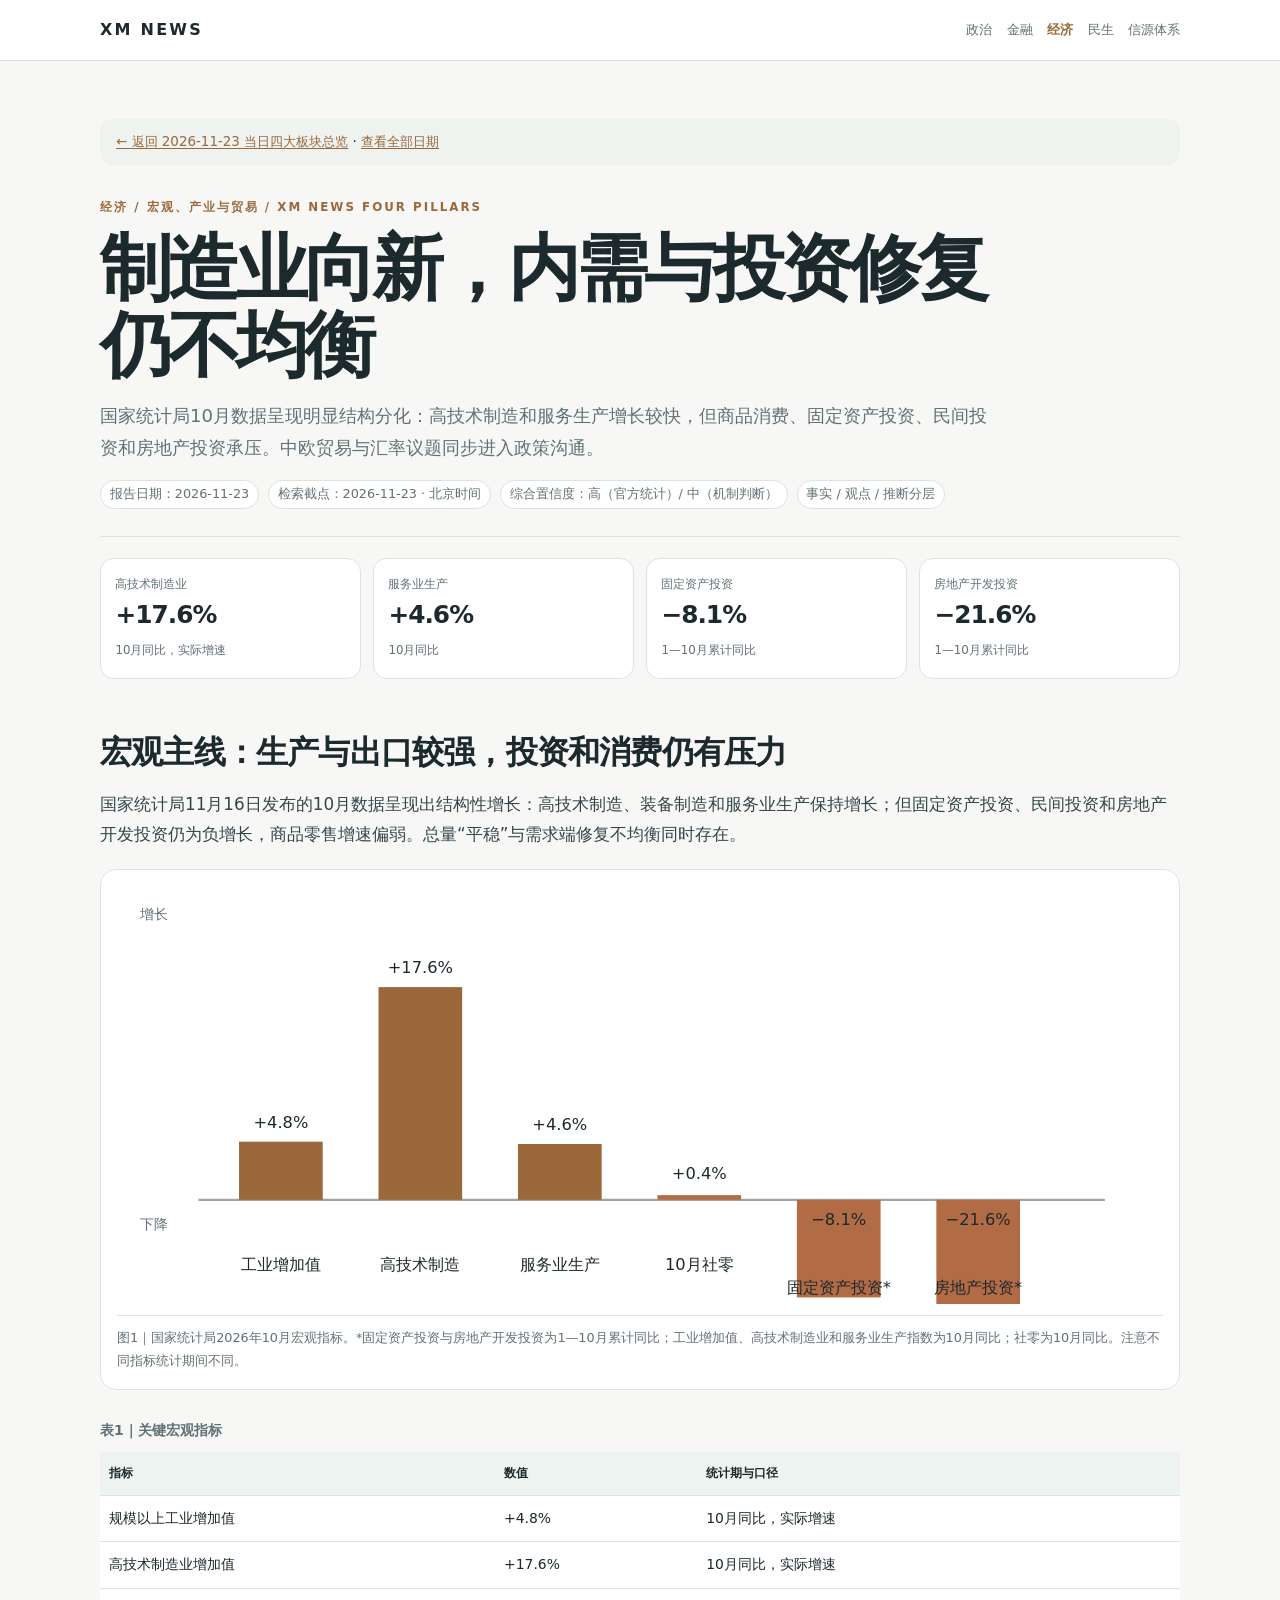
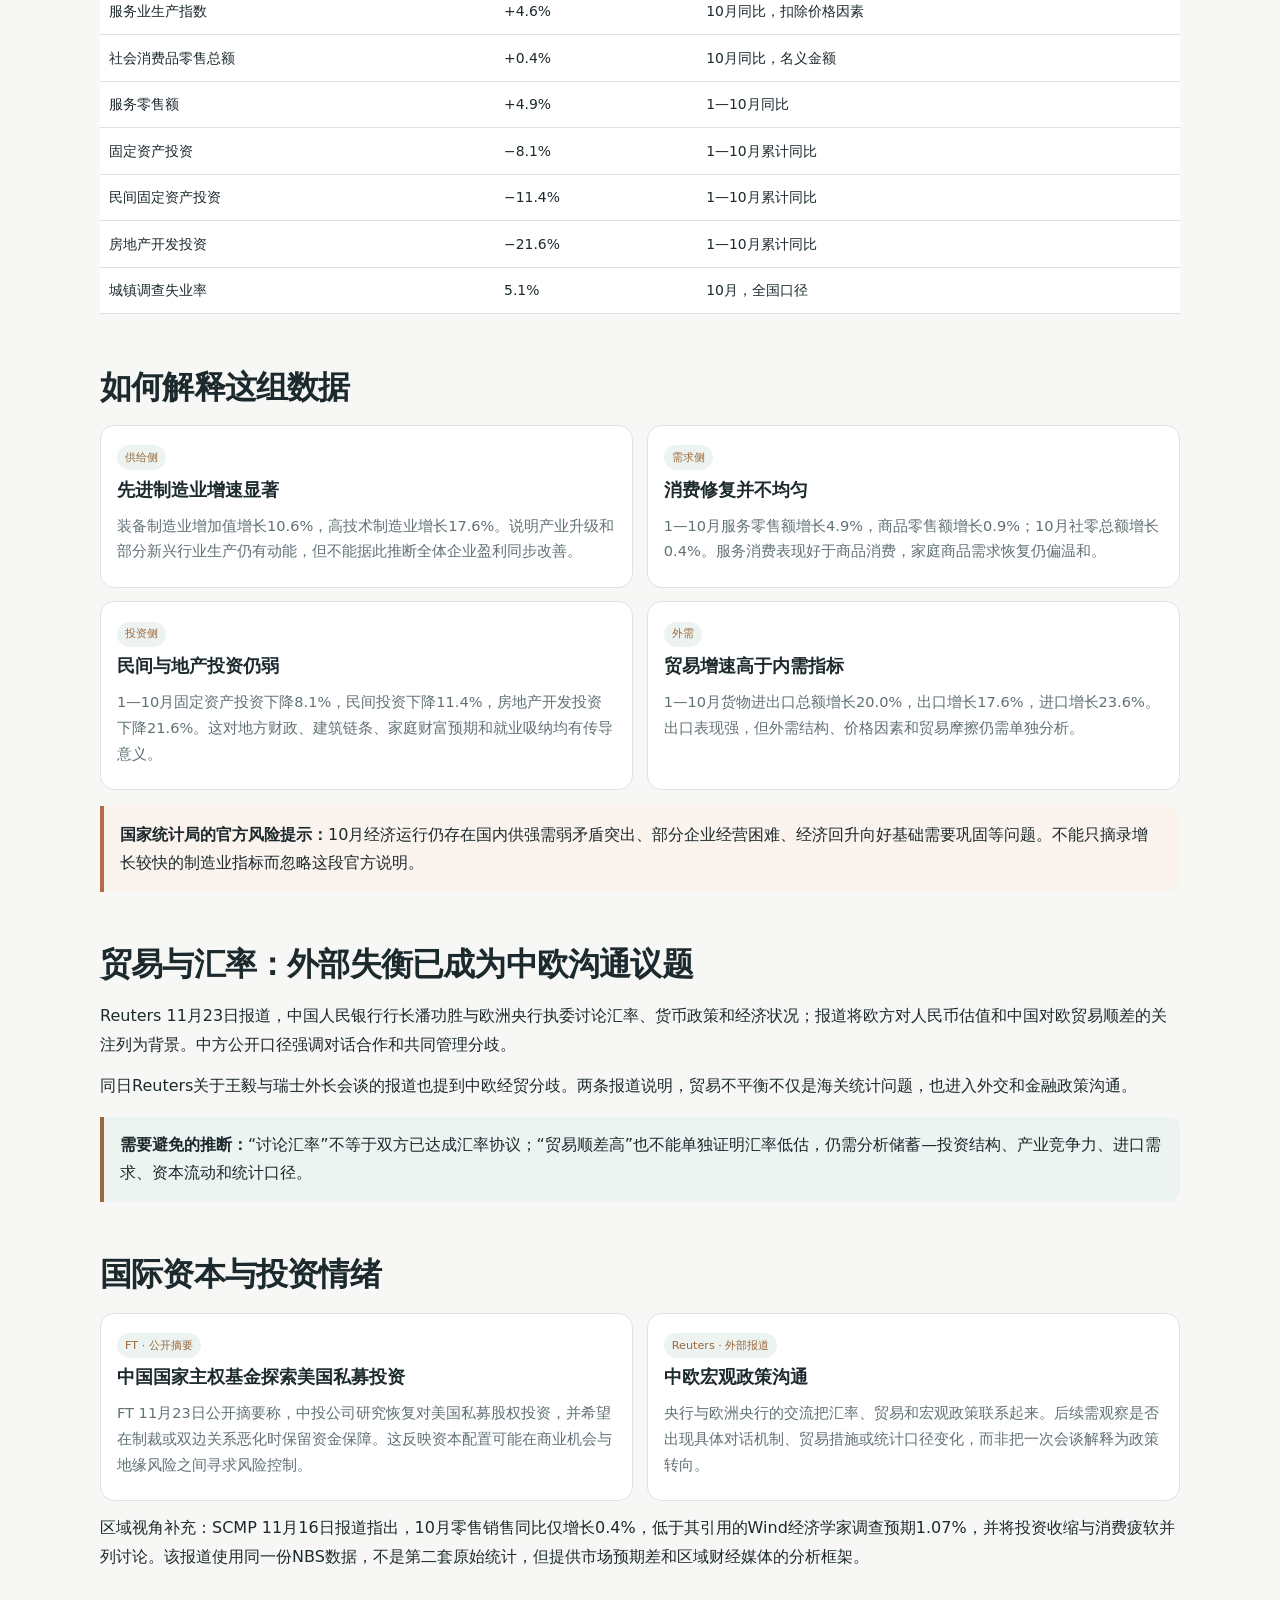
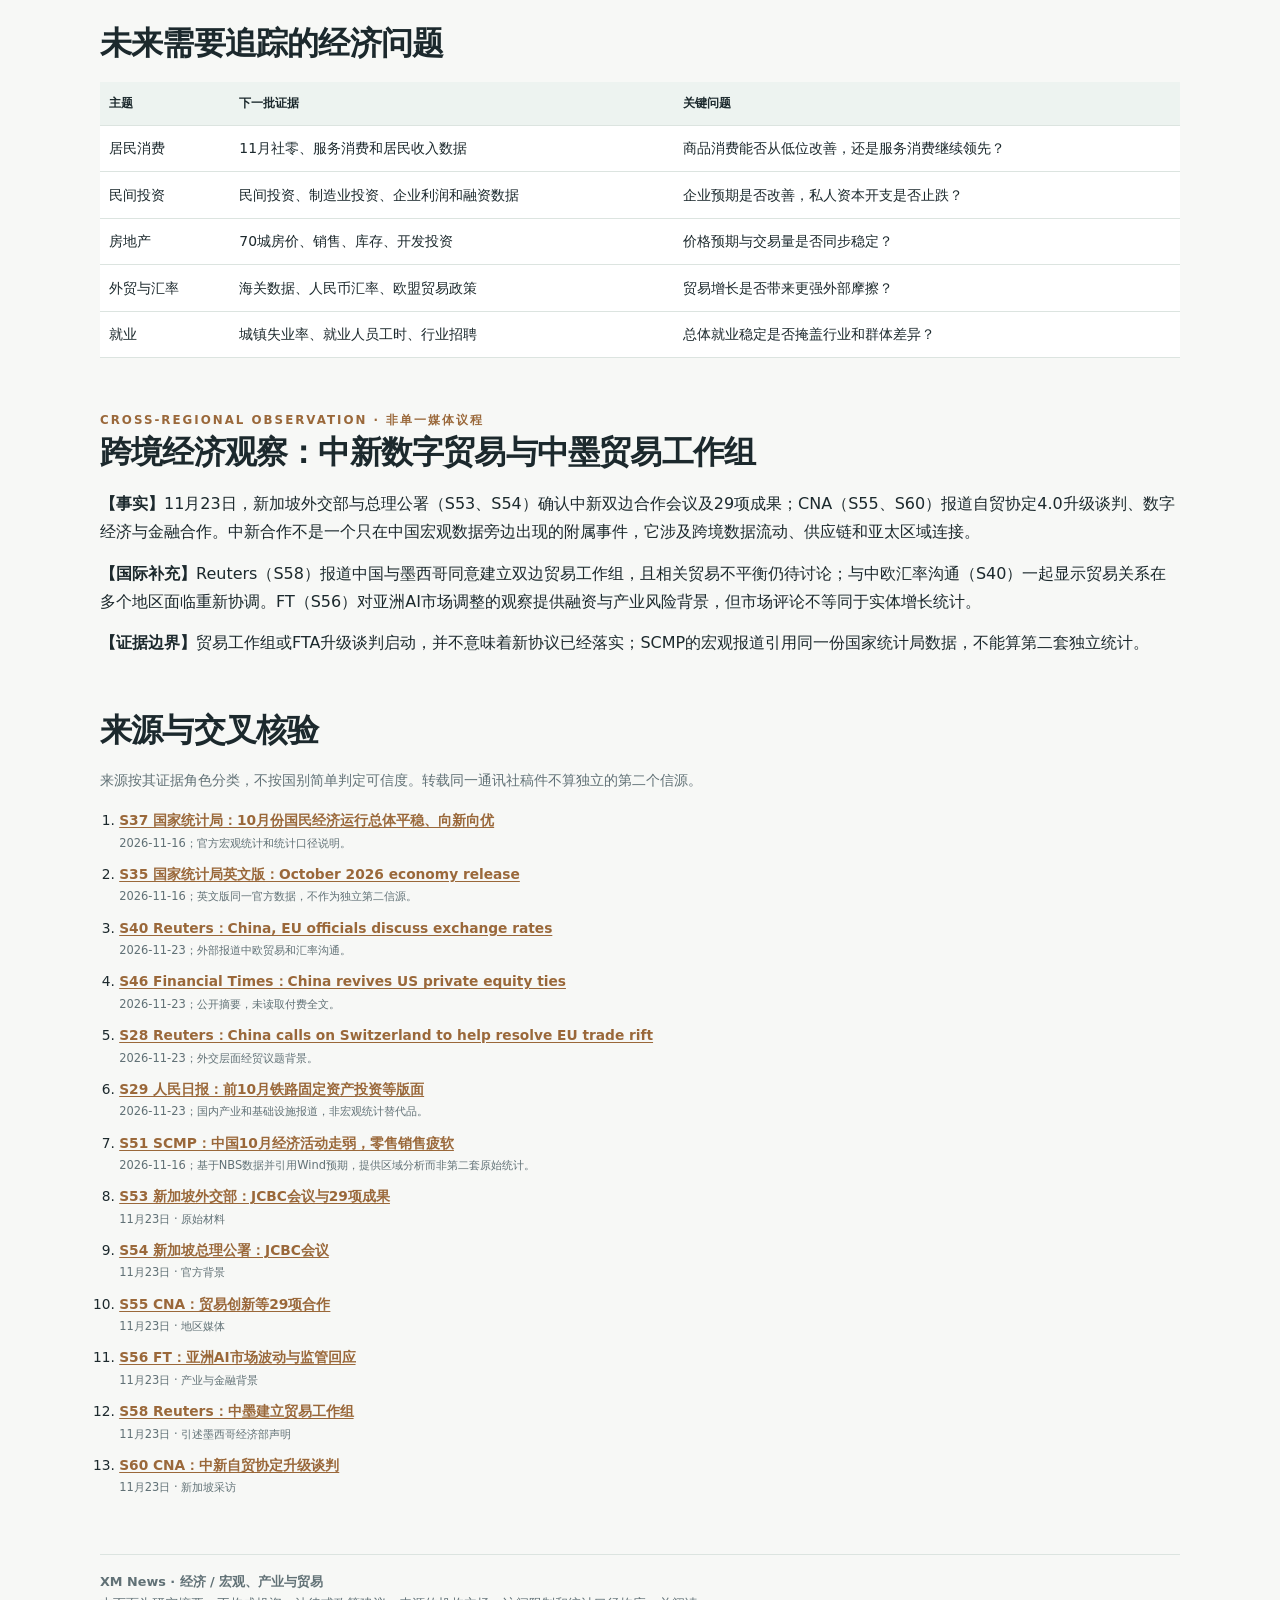
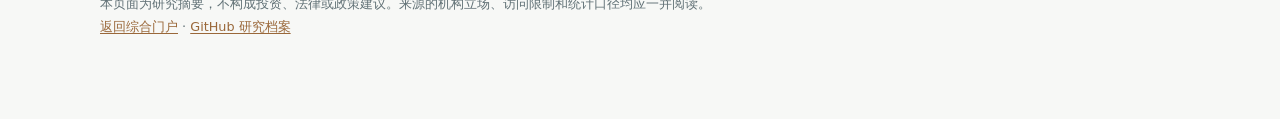
<file: sections/2026-11-23/economy/index.html>
<!doctype html>
<html lang="zh-CN"><head><meta charset="utf-8"><meta name="viewport" content="width=device-width,initial-scale=1"><meta name="description" content="国家统计局10月数据呈现明显结构分化：高技术制造和服务生产增长较快，但商品消费、固定资产投资、民间投资和房地产投资承压。中欧贸易与汇率议题同步进入政策沟通。"><meta name="theme-color" content="#f7f8f6"><meta property="og:type" content="article"><meta property="og:title" content="制造业向新，内需与投资修复仍不均衡｜XM News"><meta property="og:description" content="国家统计局10月数据呈现明显结构分化：高技术制造和服务生产增长较快，但商品消费、固定资产投资、民间投资和房地产投资承压。中欧贸易与汇率议题同步进入政策沟通。"><meta property="og:url" content="https://1998x-stack.github.io/xm-news/issues/2026-11-23/economy/"><link rel="canonical" href="https://1998x-stack.github.io/xm-news/issues/2026-11-23/economy/"><title>制造业向新，内需与投资修复仍不均衡｜XM News 2026-11-23</title><style>:root{--accent:#9a683a}
:root{color-scheme:light;--paper:#f7f8f6;--ink:#1c292d;--muted:#617176;--line:#dce4e0;--card:#fff;--soft:#edf3f0;--accent:#356d66;--accent2:#b16b45;--purple:#716b9c;--max:1120px}
*{box-sizing:border-box}html{scroll-behavior:smooth}body{margin:0;background:var(--paper);color:var(--ink);font:16px/1.78 system-ui,-apple-system,"PingFang SC","Microsoft YaHei",sans-serif}
a{color:var(--accent);text-underline-offset:.18em}a:focus-visible,button:focus-visible{outline:3px solid var(--accent);outline-offset:3px}
.top{background:#fff;border-bottom:1px solid var(--line)}.topin{max-width:var(--max);margin:auto;padding:1rem 1.25rem;display:flex;justify-content:space-between;align-items:center;gap:1rem;flex-wrap:wrap}
.brand{font-weight:900;letter-spacing:.14em;color:var(--ink);text-decoration:none}.nav{display:flex;gap:.9rem;flex-wrap:wrap;font-size:.84rem}.nav a{text-decoration:none;color:var(--muted)}.nav a[aria-current=page]{color:var(--accent);font-weight:800}
main{max-width:var(--max);margin:auto;padding:2.6rem 1.25rem 5rem}.kicker{font-size:.74rem;letter-spacing:.17em;text-transform:uppercase;color:var(--accent);font-weight:850}
.hero{padding:1rem 0 1.7rem;border-bottom:1px solid var(--line)}.hero h1{font-size:clamp(2.3rem,5.6vw,4.7rem);line-height:1.08;letter-spacing:-.055em;max-width:900px;margin:.7rem 0 1rem}.dek{font-size:1.13rem;line-height:1.75;color:var(--muted);max-width:900px}.meta{font-size:.8rem;color:var(--muted);display:flex;gap:.55rem;flex-wrap:wrap;margin-top:1rem}.pill{border:1px solid var(--line);border-radius:999px;padding:.15rem .55rem;background:#fff}
.metrics{display:grid;grid-template-columns:repeat(4,minmax(0,1fr));gap:.75rem;margin:1.3rem 0 1.8rem}.metric{background:var(--card);border:1px solid var(--line);border-radius:.85rem;padding:.9rem;min-width:0}.metric span{display:block;font-size:.76rem;color:var(--muted)}.metric strong{display:block;font-size:1.55rem;line-height:1.3;letter-spacing:-.04em;margin:.25rem 0}.metric small{font-size:.74rem;color:var(--muted)}
section{margin-top:3.2rem;scroll-margin-top:1.5rem}h2{font-size:clamp(1.45rem,3vw,2rem);line-height:1.35;letter-spacing:-.025em;margin:0 0 1rem}h3{font-size:1.12rem;margin:1.8rem 0 .5rem}p{margin:.8rem 0}.lead{font-size:1.05rem;color:#34464b}.small{font-size:.85rem;color:var(--muted)}
.grid2{display:grid;grid-template-columns:repeat(2,minmax(0,1fr));gap:.85rem}.grid3{display:grid;grid-template-columns:repeat(3,minmax(0,1fr));gap:.85rem}.panel{background:var(--card);border:1px solid var(--line);border-radius:.9rem;padding:1rem}.panel h3{margin:.1rem 0 .45rem}.panel p{font-size:.91rem;color:var(--muted);margin:.4rem 0}.tag{display:inline-block;font-size:.7rem;background:var(--soft);color:var(--accent);padding:.16rem .5rem;border-radius:999px;margin:.1rem .25rem .1rem 0}
figure{margin:1.2rem 0;background:#fff;border:1px solid var(--line);border-radius:1rem;padding:1rem}figure svg{width:100%;height:auto;display:block}figcaption{border-top:1px solid var(--line);padding-top:.7rem;margin-top:.7rem;color:var(--muted);font-size:.8rem}
table{width:100%;border-collapse:collapse;background:#fff;font-size:.87rem;margin:1rem 0}caption{text-align:left;font-weight:800;padding:.55rem 0;color:var(--muted)}th,td{border-bottom:1px solid var(--line);padding:.65rem .55rem;text-align:left;vertical-align:top}th{background:var(--soft);font-size:.78rem}
.note{border-left:4px solid var(--accent);background:var(--soft);padding:.9rem 1rem;border-radius:0 .7rem .7rem 0;margin:1rem 0}.caution{border-left-color:var(--accent2);background:#fbf3ed}
.timeline{border-left:2px solid var(--line);margin:1rem 0 1rem .5rem;padding-left:1.2rem}.event{position:relative;padding:.1rem 0 1rem}.event:before{content:"";position:absolute;left:-1.63rem;top:.5rem;width:.65rem;height:.65rem;border-radius:50%;background:var(--accent);border:3px solid var(--paper)}.event time{font-size:.75rem;color:var(--accent);font-weight:800}
.evidence{display:grid;grid-template-columns:repeat(3,minmax(0,1fr));gap:.75rem}.evidence .panel{border-top:3px solid var(--accent)}.evidence .panel:nth-child(2){border-top-color:var(--accent2)}.evidence .panel:nth-child(3){border-top-color:var(--purple)}
.source-list{padding-left:1.2rem}.source-list li{margin:.55rem 0;font-size:.86rem}.source-list small{display:block;color:var(--muted)}
footer{margin-top:3.5rem;border-top:1px solid var(--line);padding-top:1rem;font-size:.8rem;color:var(--muted)}
@media(max-width:760px){main{padding:1.8rem 1rem 4rem}.metrics{grid-template-columns:repeat(2,minmax(0,1fr))}.grid3,.evidence{grid-template-columns:1fr}.grid2{grid-template-columns:1fr}.topin{padding:.8rem 1rem}}
@media(max-width:480px){body{font-size:15px}.hero h1{font-size:2.35rem}.metric strong{font-size:1.3rem}table{font-size:.79rem}th,td{padding:.5rem .35rem}}
@media(prefers-reduced-motion:reduce){html{scroll-behavior:auto}*,*::before,*::after{animation:none!important;transition:none!important}}
@media print{body{background:#fff;font-size:10pt}.top{display:none}main{padding:0;max-width:none}section{margin-top:1.5rem}figure,.panel{break-inside:avoid}a{color:#174e49}}
:root{--accent:#9a683a}</style></head>
<body><header class="top"><div class="topin"><a class="brand" href="https://1998x-stack.github.io/xm-news/">XM NEWS</a><nav class="nav" aria-label="四大板块"><a href="https://1998x-stack.github.io/xm-news/issues/2026-11-23/politics/" >政治</a><a href="https://1998x-stack.github.io/xm-news/issues/2026-11-23/finance/" >金融</a><a href="https://1998x-stack.github.io/xm-news/issues/2026-11-23/economy/" aria-current="page">经济</a><a href="https://1998x-stack.github.io/xm-news/issues/2026-11-23/livelihood/" >民生</a><a href="https://1998x-stack.github.io/xm-news/source-guide/">信源体系</a></nav></div></header>
<main><div style="background:#eef3f0;padding:.7rem 1rem;border-radius:12px;margin:1rem 0;font-size:.84rem"><a href="https://1998x-stack.github.io/xm-news/issues/2026-11-23/">← 返回 2026-11-23 当日四大板块总览</a> · <a href="https://1998x-stack.github.io/xm-news/">查看全部日期</a></div><header class="hero"><div class="kicker">经济 / 宏观、产业与贸易 / XM NEWS FOUR PILLARS</div><h1>制造业向新，内需与投资修复仍不均衡</h1><p class="dek">国家统计局10月数据呈现明显结构分化：高技术制造和服务生产增长较快，但商品消费、固定资产投资、民间投资和房地产投资承压。中欧贸易与汇率议题同步进入政策沟通。</p><div class="meta"><span class="pill">报告日期：2026-11-23</span><span class="pill">检索截点：2026-11-23 · 北京时间</span><span class="pill">综合置信度：高（官方统计）/ 中（机制判断）</span><span class="pill">事实 / 观点 / 推断分层</span></div></header>
<div class="metrics"><div class="metric"><span>高技术制造业</span><strong>+17.6%</strong><small>10月同比，实际增速</small></div><div class="metric"><span>服务业生产</span><strong>+4.6%</strong><small>10月同比</small></div><div class="metric"><span>固定资产投资</span><strong>−8.1%</strong><small>1—10月累计同比</small></div><div class="metric"><span>房地产开发投资</span><strong>−21.6%</strong><small>1—10月累计同比</small></div></div>

<section id="macro"><h2>宏观主线：生产与出口较强，投资和消费仍有压力</h2>
<p class="lead">国家统计局11月16日发布的10月数据呈现出结构性增长：高技术制造、装备制造和服务业生产保持增长；但固定资产投资、民间投资和房地产开发投资仍为负增长，商品零售增速偏弱。总量“平稳”与需求端修复不均衡同时存在。</p>
<figure><svg viewBox="0 0 900 360" role="img" aria-labelledby="e-title e-desc"><title id="e-title">中国2026年10月主要经济指标同比增速</title><desc id="e-desc">工业增加值增长4.8%，高技术制造业增长17.6%，服务业生产指数增长4.6%，社会消费品零售总额增长0.4%，1至10月固定资产投资下降8.1%，房地产开发投资下降21.6%。</desc><line x1="70" y1="270" x2="850" y2="270" stroke="#9aa8a3" stroke-width="2"/><g font-size="12" fill="#617176"><text x="20" y="28">增长</text><text x="20" y="295">下降</text></g><g><rect x="105" y="220" width="72" height="50" fill="#9a683a"/><rect x="225" y="87" width="72" height="183" fill="#9a683a"/><rect x="345" y="222" width="72" height="48" fill="#9a683a"/><rect x="465" y="266" width="72" height="4" fill="#b16b45"/><rect x="585" y="270" width="72" height="84" fill="#b16b45"/><rect x="705" y="270" width="72" height="225" fill="#b16b45"/></g><g fill="#1c292d" font-size="14" text-anchor="middle"><text x="141" y="208">+4.8%</text><text x="261" y="75">+17.6%</text><text x="381" y="210">+4.6%</text><text x="501" y="252">+0.4%</text><text x="621" y="292">−8.1%</text><text x="741" y="292">−21.6%</text><text x="141" y="330">工业增加值</text><text x="261" y="330">高技术制造</text><text x="381" y="330">服务业生产</text><text x="501" y="330">10月社零</text><text x="621" y="350">固定资产投资*</text><text x="741" y="350">房地产投资*</text></g></svg><figcaption>图1｜国家统计局2026年10月宏观指标。*固定资产投资与房地产开发投资为1—10月累计同比；工业增加值、高技术制造业和服务业生产指数为10月同比；社零为10月同比。注意不同指标统计期间不同。</figcaption></figure>
<table><caption>表1｜关键宏观指标</caption><thead><tr><th>指标</th><th>数值</th><th>统计期与口径</th></tr></thead><tbody>
<tr><td>规模以上工业增加值</td><td>+4.8%</td><td>10月同比，实际增速</td></tr><tr><td>高技术制造业增加值</td><td>+17.6%</td><td>10月同比，实际增速</td></tr><tr><td>服务业生产指数</td><td>+4.6%</td><td>10月同比，扣除价格因素</td></tr><tr><td>社会消费品零售总额</td><td>+0.4%</td><td>10月同比，名义金额</td></tr><tr><td>服务零售额</td><td>+4.9%</td><td>1—10月同比</td></tr><tr><td>固定资产投资</td><td>−8.1%</td><td>1—10月累计同比</td></tr><tr><td>民间固定资产投资</td><td>−11.4%</td><td>1—10月累计同比</td></tr><tr><td>房地产开发投资</td><td>−21.6%</td><td>1—10月累计同比</td></tr><tr><td>城镇调查失业率</td><td>5.1%</td><td>10月，全国口径</td></tr></tbody></table>
</section>
<section id="interpretation"><h2>如何解释这组数据</h2>
<div class="grid2">
<div class="panel"><span class="tag">供给侧</span><h3>先进制造业增速显著</h3><p>装备制造业增加值增长10.6%，高技术制造业增长17.6%。说明产业升级和部分新兴行业生产仍有动能，但不能据此推断全体企业盈利同步改善。</p></div>
<div class="panel"><span class="tag">需求侧</span><h3>消费修复并不均匀</h3><p>1—10月服务零售额增长4.9%，商品零售额增长0.9%；10月社零总额增长0.4%。服务消费表现好于商品消费，家庭商品需求恢复仍偏温和。</p></div>
<div class="panel"><span class="tag">投资侧</span><h3>民间与地产投资仍弱</h3><p>1—10月固定资产投资下降8.1%，民间投资下降11.4%，房地产开发投资下降21.6%。这对地方财政、建筑链条、家庭财富预期和就业吸纳均有传导意义。</p></div>
<div class="panel"><span class="tag">外需</span><h3>贸易增速高于内需指标</h3><p>1—10月货物进出口总额增长20.0%，出口增长17.6%，进口增长23.6%。出口表现强，但外需结构、价格因素和贸易摩擦仍需单独分析。</p></div>
</div>
<div class="note caution"><strong>国家统计局的官方风险提示：</strong>10月经济运行仍存在国内供强需弱矛盾突出、部分企业经营困难、经济回升向好基础需要巩固等问题。不能只摘录增长较快的制造业指标而忽略这段官方说明。</div>
</section>
<section id="trade"><h2>贸易与汇率：外部失衡已成为中欧沟通议题</h2>
<p>Reuters 11月23日报道，中国人民银行行长潘功胜与欧洲央行执委讨论汇率、货币政策和经济状况；报道将欧方对人民币估值和中国对欧贸易顺差的关注列为背景。中方公开口径强调对话合作和共同管理分歧。</p>
<p>同日Reuters关于王毅与瑞士外长会谈的报道也提到中欧经贸分歧。两条报道说明，贸易不平衡不仅是海关统计问题，也进入外交和金融政策沟通。</p>
<div class="note"><strong>需要避免的推断：</strong>“讨论汇率”不等于双方已达成汇率协议；“贸易顺差高”也不能单独证明汇率低估，仍需分析储蓄—投资结构、产业竞争力、进口需求、资本流动和统计口径。</div>
</section>
<section id="capital"><h2>国际资本与投资情绪</h2>
<div class="grid2"><div class="panel"><span class="tag">FT · 公开摘要</span><h3>中国国家主权基金探索美国私募投资</h3><p>FT 11月23日公开摘要称，中投公司研究恢复对美国私募股权投资，并希望在制裁或双边关系恶化时保留资金保障。这反映资本配置可能在商业机会与地缘风险之间寻求风险控制。</p></div><div class="panel"><span class="tag">Reuters · 外部报道</span><h3>中欧宏观政策沟通</h3><p>央行与欧洲央行的交流把汇率、贸易和宏观政策联系起来。后续需观察是否出现具体对话机制、贸易措施或统计口径变化，而非把一次会谈解释为政策转向。</p></div></div>
</section>
<p>区域视角补充：SCMP 11月16日报道指出，10月零售销售同比仅增长0.4%，低于其引用的Wind经济学家调查预期1.07%，并将投资收缩与消费疲软并列讨论。该报道使用同一份NBS数据，不是第二套原始统计，但提供市场预期差和区域财经媒体的分析框架。</p>
<section id="watch"><h2>未来需要追踪的经济问题</h2><table><thead><tr><th>主题</th><th>下一批证据</th><th>关键问题</th></tr></thead><tbody>
<tr><td>居民消费</td><td>11月社零、服务消费和居民收入数据</td><td>商品消费能否从低位改善，还是服务消费继续领先？</td></tr>
<tr><td>民间投资</td><td>民间投资、制造业投资、企业利润和融资数据</td><td>企业预期是否改善，私人资本开支是否止跌？</td></tr>
<tr><td>房地产</td><td>70城房价、销售、库存、开发投资</td><td>价格预期与交易量是否同步稳定？</td></tr>
<tr><td>外贸与汇率</td><td>海关数据、人民币汇率、欧盟贸易政策</td><td>贸易增长是否带来更强外部摩擦？</td></tr>
<tr><td>就业</td><td>城镇失业率、就业人员工时、行业招聘</td><td>总体就业稳定是否掩盖行业和群体差异？</td></tr>
</tbody></table>
</section>
<section id="multiregional"><div class="kicker">CROSS-REGIONAL OBSERVATION · 非单一媒体议程</div><h2>跨境经济观察：中新数字贸易与中墨贸易工作组</h2><p><strong>【事实】</strong>11月23日，新加坡外交部与总理公署（S53、S54）确认中新双边合作会议及29项成果；CNA（S55、S60）报道自贸协定4.0升级谈判、数字经济与金融合作。中新合作不是一个只在中国宏观数据旁边出现的附属事件，它涉及跨境数据流动、供应链和亚太区域连接。</p><p><strong>【国际补充】</strong>Reuters（S58）报道中国与墨西哥同意建立双边贸易工作组，且相关贸易不平衡仍待讨论；与中欧汇率沟通（S40）一起显示贸易关系在多个地区面临重新协调。FT（S56）对亚洲AI市场调整的观察提供融资与产业风险背景，但市场评论不等同于实体增长统计。</p><p><strong>【证据边界】</strong>贸易工作组或FTA升级谈判启动，并不意味着新协议已经落实；SCMP的宏观报道引用同一份国家统计局数据，不能算第二套独立统计。</p></section><section id="sources"><h2>来源与交叉核验</h2><p class="small">来源按其证据角色分类，不按国别简单判定可信度。转载同一通讯社稿件不算独立的第二个信源。</p><ol class="source-list"><li><a href="https://www.stats.gov.cn/sj/zxfbhjd/202611/t20261116_1965844.html" target="_blank" rel="noopener noreferrer"><strong>S37 国家统计局：10月份国民经济运行总体平稳、向新向优</strong></a><small>2026-11-16；官方宏观统计和统计口径说明。</small></li><li><a href="https://www.stats.gov.cn/english/PressRelease/202611/t20261116_1965843.html" target="_blank" rel="noopener noreferrer"><strong>S35 国家统计局英文版：October 2026 economy release</strong></a><small>2026-11-16；英文版同一官方数据，不作为独立第二信源。</small></li><li><a href="https://www.reuters.com/business/finance/china-eu-officials-discuss-exchange-rates-as-central-bank-chief-pan-urges-2026-11-23/" target="_blank" rel="noopener noreferrer"><strong>S40 Reuters：China, EU officials discuss exchange rates</strong></a><small>2026-11-23；外部报道中欧贸易和汇率沟通。</small></li><li><a href="https://www.ft.com/content/f6dfff44-e636-43ba-ae37-c21eeb6f2080" target="_blank" rel="noopener noreferrer"><strong>S46 Financial Times：China revives US private equity ties</strong></a><small>2026-11-23；公开摘要，未读取付费全文。</small></li><li><a href="https://www.reuters.com/world/china/china-calls-switzerland-help-resolve-eu-trade-rift-oppose-taiwan-independence-2026-11-23/" target="_blank" rel="noopener noreferrer"><strong>S28 Reuters：China calls on Switzerland to help resolve EU trade rift</strong></a><small>2026-11-23；外交层面经贸议题背景。</small></li><li><a href="https://paper.people.com.cn/rmrb/pc/layout/202611/23/node_03.html" target="_blank" rel="noopener noreferrer"><strong>S29 人民日报：前10月铁路固定资产投资等版面</strong></a><small>2026-11-23；国内产业和基础设施报道，非宏观统计替代品。</small></li><li><a href="https://www.scmp.com/economy/economic-indicators/article/3374531/chinas-economic-activity-falters-october-amid-sluggish-retail-sales" target="_blank" rel="noopener noreferrer"><strong>S51 SCMP：中国10月经济活动走弱，零售销售疲软</strong></a><small>2026-11-16；基于NBS数据并引用Wind预期，提供区域分析而非第二套原始统计。</small></li><li><a href="https://www.mfa.gov.sg/newsroom/press-statements-transcripts-and-photos/22nd-joint-council-for-bilateral-cooperation-and-related-joint-steering-council-meetings-in-singapore/" target="_blank" rel="noopener noreferrer"><strong>S53 新加坡外交部：JCBC会议与29项成果</strong></a><small>11月23日 · 原始材料</small></li><li><a href="https://www.pmo.gov.sg/newsroom/22nd-joint-council-for-bilateral-cooperation-in-singapore/" target="_blank" rel="noopener noreferrer"><strong>S54 新加坡总理公署：JCBC会议</strong></a><small>11月23日 · 官方背景</small></li><li><a href="https://www.channelnewsasia.com/singapore/singapore-china-bilateral-meeting-agreements-6573561" target="_blank" rel="noopener noreferrer"><strong>S55 CNA：贸易创新等29项合作</strong></a><small>11月23日 · 地区媒体</small></li><li><a href="https://www.ft.com/content/69459363-8299-4555-a39c-8980ee6c3590" target="_blank" rel="noopener noreferrer"><strong>S56 FT：亚洲AI市场波动与监管回应</strong></a><small>11月23日 · 产业与金融背景</small></li><li><a href="https://www.reuters.com/world/mexico-china-agree-create-working-group-boost-trade-2026-11-23/" target="_blank" rel="noopener noreferrer"><strong>S58 Reuters：中墨建立贸易工作组</strong></a><small>11月23日 · 引述墨西哥经济部声明</small></li><li><a href="https://www.channelnewsasia.com/singapore/singapore-china-free-trade-agreement-bilateral-meeting-6574581" target="_blank" rel="noopener noreferrer"><strong>S60 CNA：中新自贸协定升级谈判</strong></a><small>11月23日 · 新加坡采访</small></li></ol></section>
<footer><strong>XM News · 经济 / 宏观、产业与贸易</strong><br>本页面为研究摘要，不构成投资、法律或政策建议。来源的机构立场、访问限制和统计口径均应一并阅读。<br><a href="https://1998x-stack.github.io/xm-news/">返回综合门户</a> · <a href="https://github.com/1998x-stack/xm-news">GitHub 研究档案</a></footer></main></body></html>
</file>
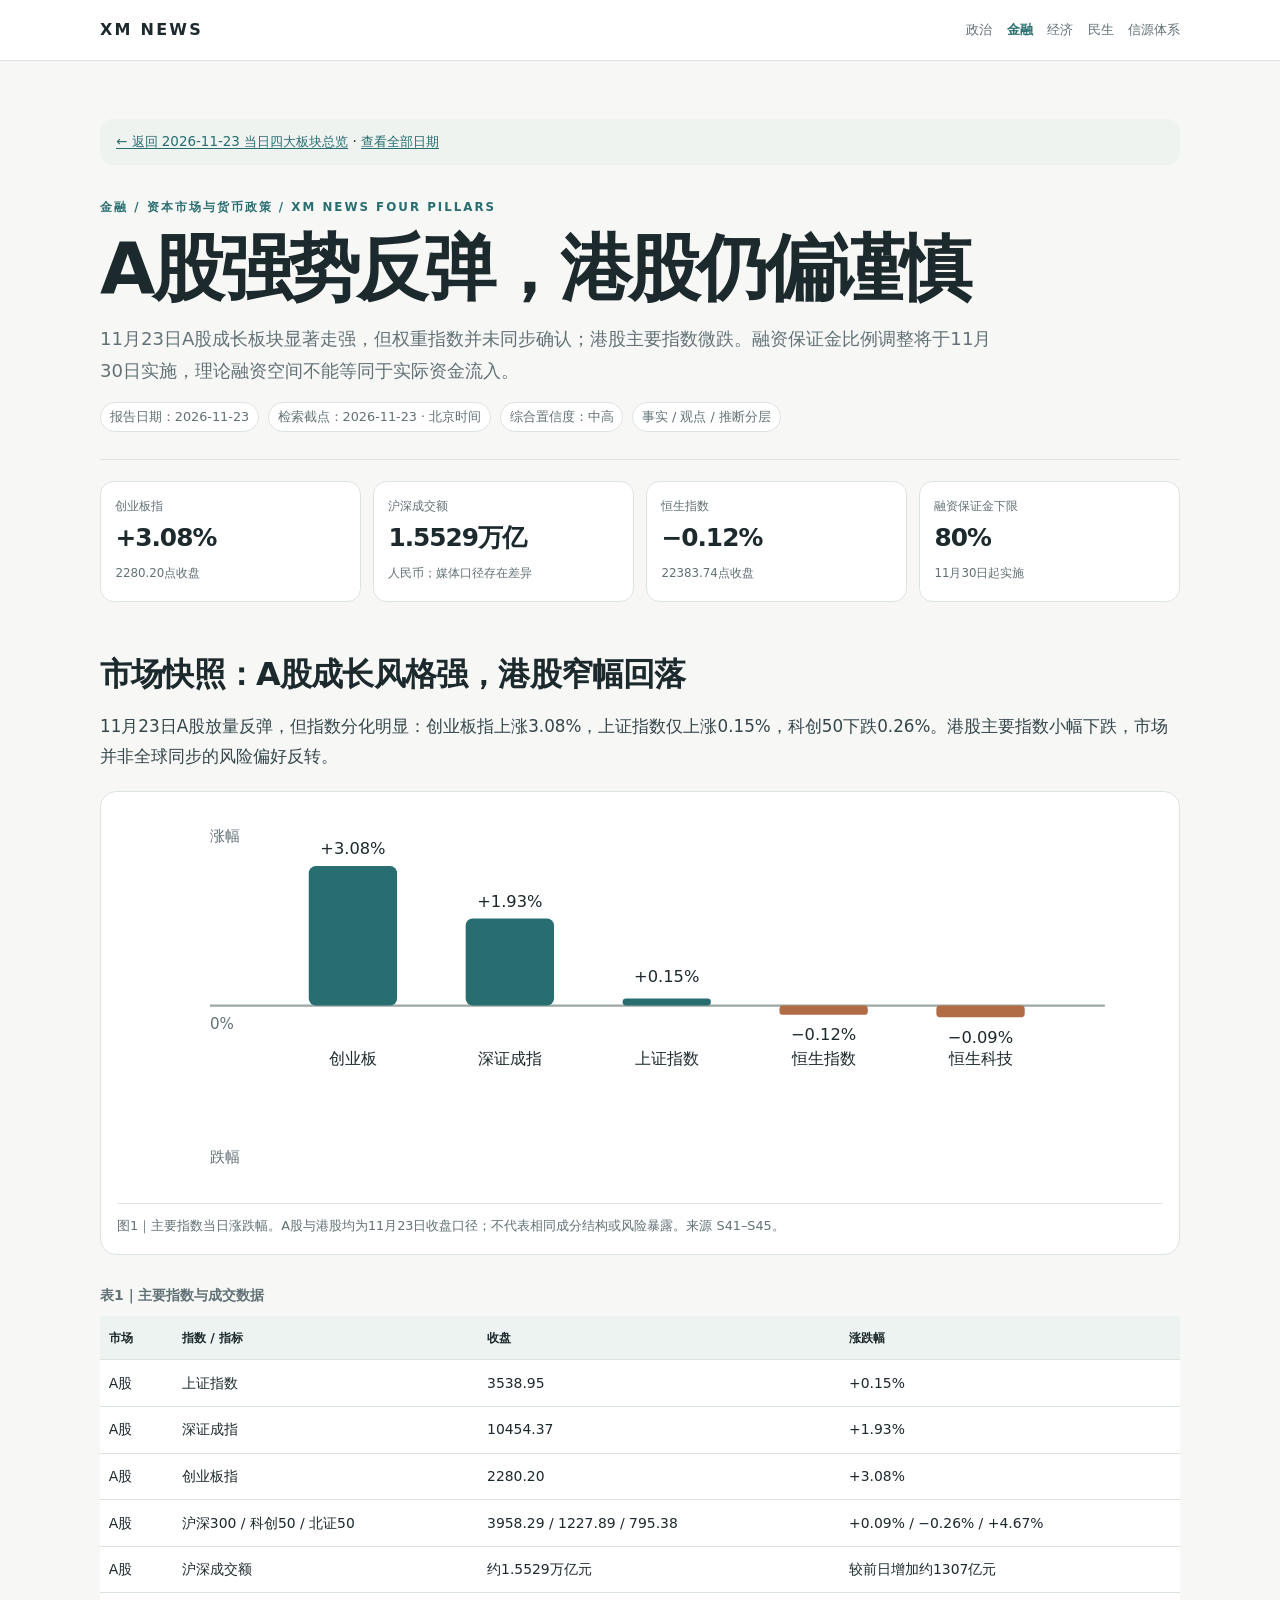
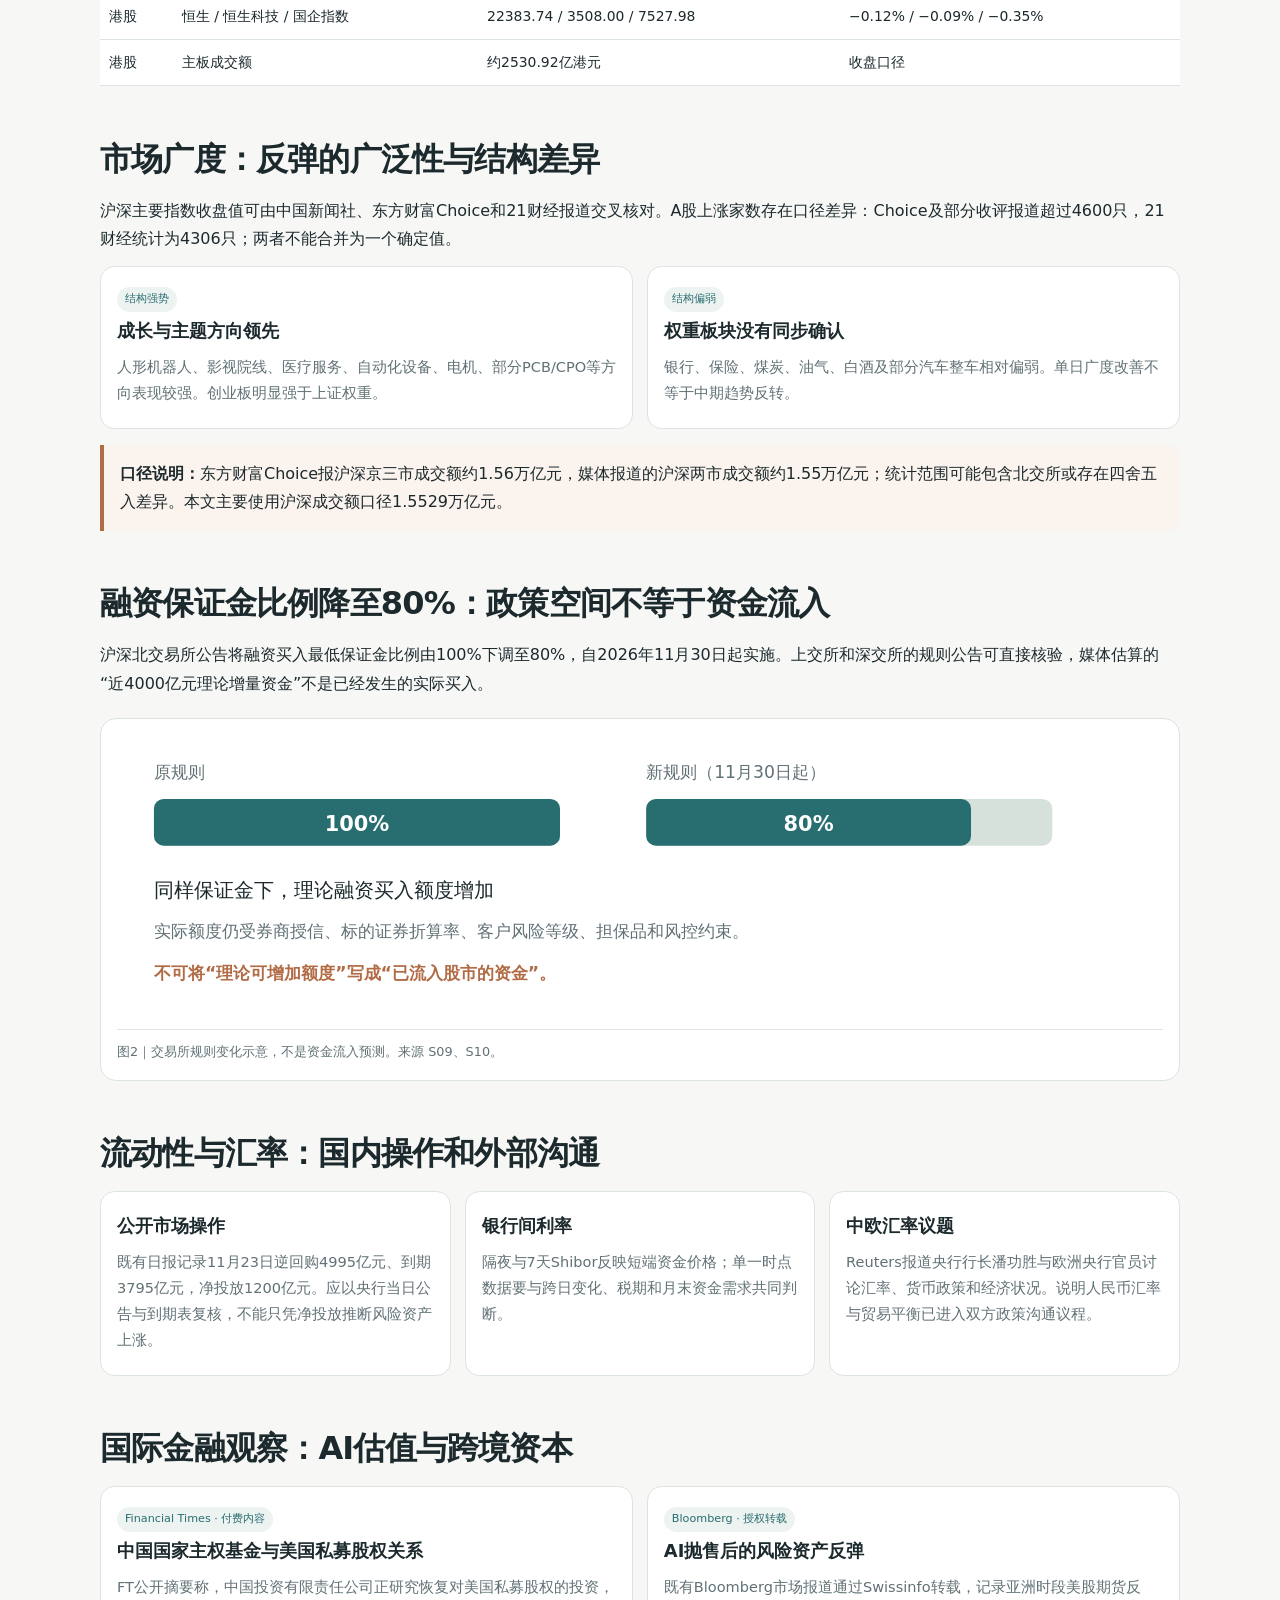
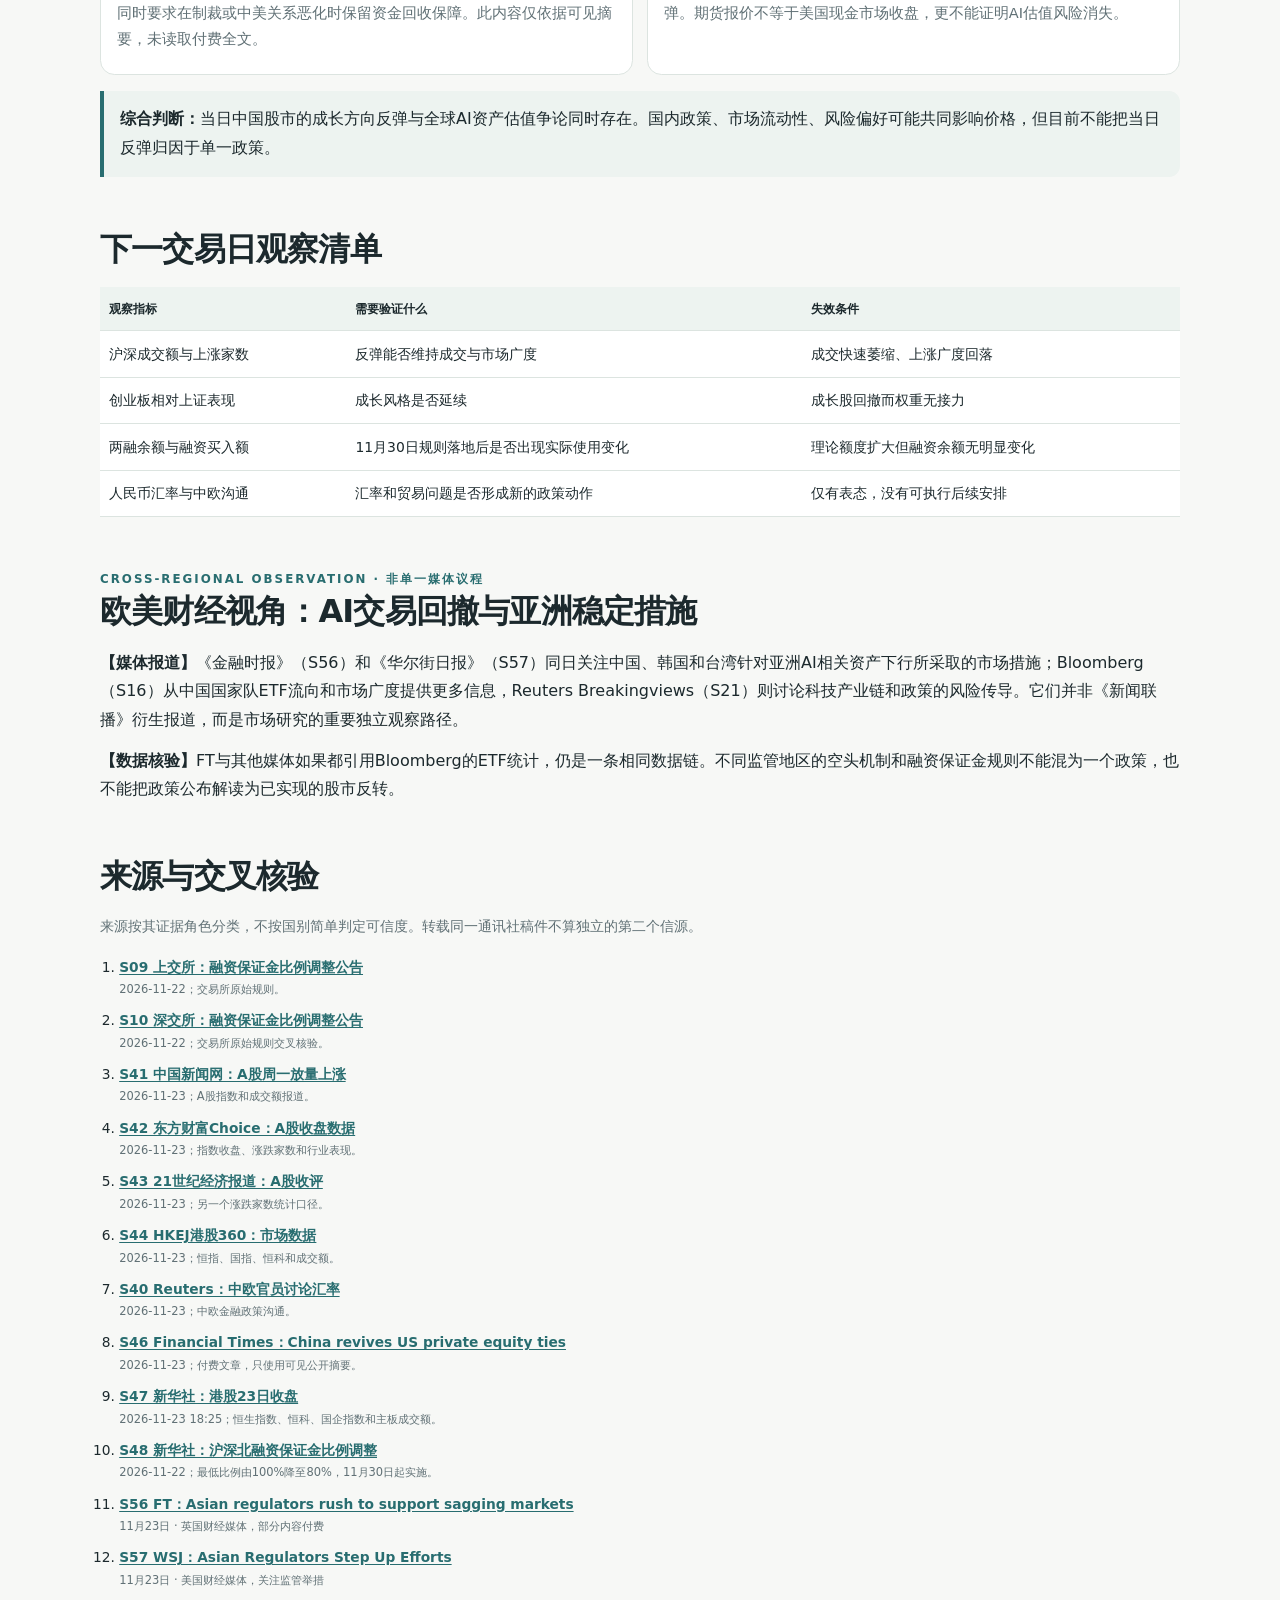
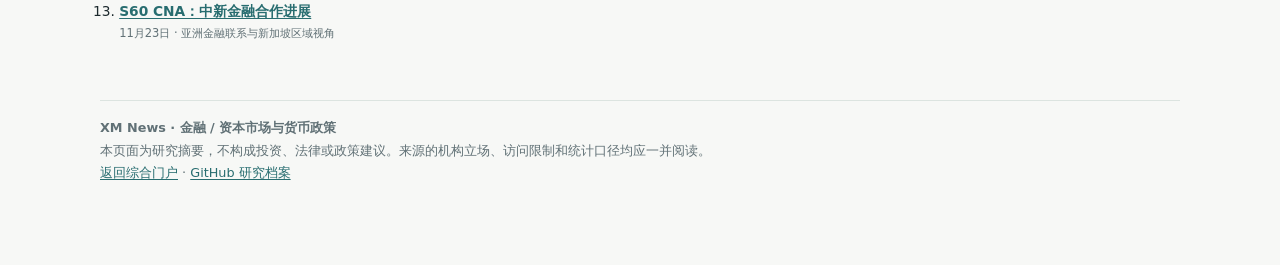
<file: sections/2026-11-23/finance/index.html>
<!doctype html>
<html lang="zh-CN"><head><meta charset="utf-8"><meta name="viewport" content="width=device-width,initial-scale=1"><meta name="description" content="11月23日A股成长板块显著走强，但权重指数并未同步确认；港股主要指数微跌。融资保证金比例调整将于11月30日实施，理论融资空间不能等同于实际资金流入。"><meta name="theme-color" content="#f7f8f6"><meta property="og:type" content="article"><meta property="og:title" content="A股强势反弹，港股仍偏谨慎｜XM News"><meta property="og:description" content="11月23日A股成长板块显著走强，但权重指数并未同步确认；港股主要指数微跌。融资保证金比例调整将于11月30日实施，理论融资空间不能等同于实际资金流入。"><meta property="og:url" content="https://1998x-stack.github.io/xm-news/issues/2026-11-23/finance/"><link rel="canonical" href="https://1998x-stack.github.io/xm-news/issues/2026-11-23/finance/"><title>A股强势反弹，港股仍偏谨慎｜XM News 2026-11-23</title><style>:root{--accent:#286d70}
:root{color-scheme:light;--paper:#f7f8f6;--ink:#1c292d;--muted:#617176;--line:#dce4e0;--card:#fff;--soft:#edf3f0;--accent:#356d66;--accent2:#b16b45;--purple:#716b9c;--max:1120px}
*{box-sizing:border-box}html{scroll-behavior:smooth}body{margin:0;background:var(--paper);color:var(--ink);font:16px/1.78 system-ui,-apple-system,"PingFang SC","Microsoft YaHei",sans-serif}
a{color:var(--accent);text-underline-offset:.18em}a:focus-visible,button:focus-visible{outline:3px solid var(--accent);outline-offset:3px}
.top{background:#fff;border-bottom:1px solid var(--line)}.topin{max-width:var(--max);margin:auto;padding:1rem 1.25rem;display:flex;justify-content:space-between;align-items:center;gap:1rem;flex-wrap:wrap}
.brand{font-weight:900;letter-spacing:.14em;color:var(--ink);text-decoration:none}.nav{display:flex;gap:.9rem;flex-wrap:wrap;font-size:.84rem}.nav a{text-decoration:none;color:var(--muted)}.nav a[aria-current=page]{color:var(--accent);font-weight:800}
main{max-width:var(--max);margin:auto;padding:2.6rem 1.25rem 5rem}.kicker{font-size:.74rem;letter-spacing:.17em;text-transform:uppercase;color:var(--accent);font-weight:850}
.hero{padding:1rem 0 1.7rem;border-bottom:1px solid var(--line)}.hero h1{font-size:clamp(2.3rem,5.6vw,4.7rem);line-height:1.08;letter-spacing:-.055em;max-width:900px;margin:.7rem 0 1rem}.dek{font-size:1.13rem;line-height:1.75;color:var(--muted);max-width:900px}.meta{font-size:.8rem;color:var(--muted);display:flex;gap:.55rem;flex-wrap:wrap;margin-top:1rem}.pill{border:1px solid var(--line);border-radius:999px;padding:.15rem .55rem;background:#fff}
.metrics{display:grid;grid-template-columns:repeat(4,minmax(0,1fr));gap:.75rem;margin:1.3rem 0 1.8rem}.metric{background:var(--card);border:1px solid var(--line);border-radius:.85rem;padding:.9rem;min-width:0}.metric span{display:block;font-size:.76rem;color:var(--muted)}.metric strong{display:block;font-size:1.55rem;line-height:1.3;letter-spacing:-.04em;margin:.25rem 0}.metric small{font-size:.74rem;color:var(--muted)}
section{margin-top:3.2rem;scroll-margin-top:1.5rem}h2{font-size:clamp(1.45rem,3vw,2rem);line-height:1.35;letter-spacing:-.025em;margin:0 0 1rem}h3{font-size:1.12rem;margin:1.8rem 0 .5rem}p{margin:.8rem 0}.lead{font-size:1.05rem;color:#34464b}.small{font-size:.85rem;color:var(--muted)}
.grid2{display:grid;grid-template-columns:repeat(2,minmax(0,1fr));gap:.85rem}.grid3{display:grid;grid-template-columns:repeat(3,minmax(0,1fr));gap:.85rem}.panel{background:var(--card);border:1px solid var(--line);border-radius:.9rem;padding:1rem}.panel h3{margin:.1rem 0 .45rem}.panel p{font-size:.91rem;color:var(--muted);margin:.4rem 0}.tag{display:inline-block;font-size:.7rem;background:var(--soft);color:var(--accent);padding:.16rem .5rem;border-radius:999px;margin:.1rem .25rem .1rem 0}
figure{margin:1.2rem 0;background:#fff;border:1px solid var(--line);border-radius:1rem;padding:1rem}figure svg{width:100%;height:auto;display:block}figcaption{border-top:1px solid var(--line);padding-top:.7rem;margin-top:.7rem;color:var(--muted);font-size:.8rem}
table{width:100%;border-collapse:collapse;background:#fff;font-size:.87rem;margin:1rem 0}caption{text-align:left;font-weight:800;padding:.55rem 0;color:var(--muted)}th,td{border-bottom:1px solid var(--line);padding:.65rem .55rem;text-align:left;vertical-align:top}th{background:var(--soft);font-size:.78rem}
.note{border-left:4px solid var(--accent);background:var(--soft);padding:.9rem 1rem;border-radius:0 .7rem .7rem 0;margin:1rem 0}.caution{border-left-color:var(--accent2);background:#fbf3ed}
.timeline{border-left:2px solid var(--line);margin:1rem 0 1rem .5rem;padding-left:1.2rem}.event{position:relative;padding:.1rem 0 1rem}.event:before{content:"";position:absolute;left:-1.63rem;top:.5rem;width:.65rem;height:.65rem;border-radius:50%;background:var(--accent);border:3px solid var(--paper)}.event time{font-size:.75rem;color:var(--accent);font-weight:800}
.evidence{display:grid;grid-template-columns:repeat(3,minmax(0,1fr));gap:.75rem}.evidence .panel{border-top:3px solid var(--accent)}.evidence .panel:nth-child(2){border-top-color:var(--accent2)}.evidence .panel:nth-child(3){border-top-color:var(--purple)}
.source-list{padding-left:1.2rem}.source-list li{margin:.55rem 0;font-size:.86rem}.source-list small{display:block;color:var(--muted)}
footer{margin-top:3.5rem;border-top:1px solid var(--line);padding-top:1rem;font-size:.8rem;color:var(--muted)}
@media(max-width:760px){main{padding:1.8rem 1rem 4rem}.metrics{grid-template-columns:repeat(2,minmax(0,1fr))}.grid3,.evidence{grid-template-columns:1fr}.grid2{grid-template-columns:1fr}.topin{padding:.8rem 1rem}}
@media(max-width:480px){body{font-size:15px}.hero h1{font-size:2.35rem}.metric strong{font-size:1.3rem}table{font-size:.79rem}th,td{padding:.5rem .35rem}}
@media(prefers-reduced-motion:reduce){html{scroll-behavior:auto}*,*::before,*::after{animation:none!important;transition:none!important}}
@media print{body{background:#fff;font-size:10pt}.top{display:none}main{padding:0;max-width:none}section{margin-top:1.5rem}figure,.panel{break-inside:avoid}a{color:#174e49}}
:root{--accent:#286d70}</style></head>
<body><header class="top"><div class="topin"><a class="brand" href="https://1998x-stack.github.io/xm-news/">XM NEWS</a><nav class="nav" aria-label="四大板块"><a href="https://1998x-stack.github.io/xm-news/issues/2026-11-23/politics/" >政治</a><a href="https://1998x-stack.github.io/xm-news/issues/2026-11-23/finance/" aria-current="page">金融</a><a href="https://1998x-stack.github.io/xm-news/issues/2026-11-23/economy/" >经济</a><a href="https://1998x-stack.github.io/xm-news/issues/2026-11-23/livelihood/" >民生</a><a href="https://1998x-stack.github.io/xm-news/source-guide/">信源体系</a></nav></div></header>
<main><div style="background:#eef3f0;padding:.7rem 1rem;border-radius:12px;margin:1rem 0;font-size:.84rem"><a href="https://1998x-stack.github.io/xm-news/issues/2026-11-23/">← 返回 2026-11-23 当日四大板块总览</a> · <a href="https://1998x-stack.github.io/xm-news/">查看全部日期</a></div><header class="hero"><div class="kicker">金融 / 资本市场与货币政策 / XM NEWS FOUR PILLARS</div><h1>A股强势反弹，港股仍偏谨慎</h1><p class="dek">11月23日A股成长板块显著走强，但权重指数并未同步确认；港股主要指数微跌。融资保证金比例调整将于11月30日实施，理论融资空间不能等同于实际资金流入。</p><div class="meta"><span class="pill">报告日期：2026-11-23</span><span class="pill">检索截点：2026-11-23 · 北京时间</span><span class="pill">综合置信度：中高</span><span class="pill">事实 / 观点 / 推断分层</span></div></header>
<div class="metrics"><div class="metric"><span>创业板指</span><strong>+3.08%</strong><small>2280.20点收盘</small></div><div class="metric"><span>沪深成交额</span><strong>1.5529万亿</strong><small>人民币；媒体口径存在差异</small></div><div class="metric"><span>恒生指数</span><strong>−0.12%</strong><small>22383.74点收盘</small></div><div class="metric"><span>融资保证金下限</span><strong>80%</strong><small>11月30日起实施</small></div></div>

<section id="markets"><h2>市场快照：A股成长风格强，港股窄幅回落</h2>
<p class="lead">11月23日A股放量反弹，但指数分化明显：创业板指上涨3.08%，上证指数仅上涨0.15%，科创50下跌0.26%。港股主要指数小幅下跌，市场并非全球同步的风险偏好反转。</p>
<figure><svg viewBox="0 0 900 330" role="img" aria-labelledby="f-title f-desc"><title id="f-title">2026年11月23日主要市场指数涨跌幅</title><desc id="f-desc">创业板指上涨3.08%，深证成指上涨1.93%，上证指数上涨0.15%，恒生指数下跌0.12%，恒生科技指数下跌0.09%。</desc><line x1="80" y1="170" x2="850" y2="170" stroke="#9aa8a3" stroke-width="2"/><g font-size="13" fill="#617176"><text x="80" y="28">涨幅</text><text x="80" y="305">跌幅</text><text x="80" y="190">0%</text></g><g><rect x="165" y="50" width="76" height="120" rx="6" fill="#286d70"/><rect x="300" y="95" width="76" height="75" rx="6" fill="#286d70"/><rect x="435" y="164" width="76" height="6" rx="3" fill="#286d70"/><rect x="570" y="170" width="76" height="8" rx="3" fill="#b16b45"/><rect x="705" y="170" width="76" height="10" rx="3" fill="#b16b45"/></g><g font-size="14" text-anchor="middle" fill="#1c292d"><text x="203" y="40">+3.08%</text><text x="338" y="85">+1.93%</text><text x="473" y="150">+0.15%</text><text x="608" y="200">−0.12%</text><text x="743" y="202">−0.09%</text><text x="203" y="220">创业板</text><text x="338" y="220">深证成指</text><text x="473" y="220">上证指数</text><text x="608" y="220">恒生指数</text><text x="743" y="220">恒生科技</text></g></svg><figcaption>图1｜主要指数当日涨跌幅。A股与港股均为11月23日收盘口径；不代表相同成分结构或风险暴露。来源 S41–S45。</figcaption></figure>
<table><caption>表1｜主要指数与成交数据</caption><thead><tr><th>市场</th><th>指数 / 指标</th><th>收盘</th><th>涨跌幅</th></tr></thead><tbody>
<tr><td>A股</td><td>上证指数</td><td>3538.95</td><td>+0.15%</td></tr><tr><td>A股</td><td>深证成指</td><td>10454.37</td><td>+1.93%</td></tr><tr><td>A股</td><td>创业板指</td><td>2280.20</td><td>+3.08%</td></tr><tr><td>A股</td><td>沪深300 / 科创50 / 北证50</td><td>3958.29 / 1227.89 / 795.38</td><td>+0.09% / −0.26% / +4.67%</td></tr><tr><td>A股</td><td>沪深成交额</td><td>约1.5529万亿元</td><td>较前日增加约1307亿元</td></tr><tr><td>港股</td><td>恒生 / 恒生科技 / 国企指数</td><td>22383.74 / 3508.00 / 7527.98</td><td>−0.12% / −0.09% / −0.35%</td></tr><tr><td>港股</td><td>主板成交额</td><td>约2530.92亿港元</td><td>收盘口径</td></tr>
</tbody></table>
</section>
<section id="breadth"><h2>市场广度：反弹的广泛性与结构差异</h2>
<p>沪深主要指数收盘值可由中国新闻社、东方财富Choice和21财经报道交叉核对。A股上涨家数存在口径差异：Choice及部分收评报道超过4600只，21财经统计为4306只；两者不能合并为一个确定值。</p>
<div class="grid2"><div class="panel"><span class="tag">结构强势</span><h3>成长与主题方向领先</h3><p>人形机器人、影视院线、医疗服务、自动化设备、电机、部分PCB/CPO等方向表现较强。创业板明显强于上证权重。</p></div><div class="panel"><span class="tag">结构偏弱</span><h3>权重板块没有同步确认</h3><p>银行、保险、煤炭、油气、白酒及部分汽车整车相对偏弱。单日广度改善不等于中期趋势反转。</p></div></div>
<div class="note caution"><strong>口径说明：</strong>东方财富Choice报沪深京三市成交额约1.56万亿元，媒体报道的沪深两市成交额约1.55万亿元；统计范围可能包含北交所或存在四舍五入差异。本文主要使用沪深成交额口径1.5529万亿元。</div>
</section>
<section id="policy"><h2>融资保证金比例降至80%：政策空间不等于资金流入</h2>
<p>沪深北交易所公告将融资买入最低保证金比例由100%下调至80%，自2026年11月30日起实施。上交所和深交所的规则公告可直接核验，媒体估算的“近4000亿元理论增量资金”不是已经发生的实际买入。</p>
<figure><svg viewBox="0 0 850 230" role="img" aria-labelledby="margin-title margin-desc"><title id="margin-title">融资保证金比例调整</title><desc id="margin-desc">最低保证金比例由100%降至80%，同样保证金下理论融资买入额度上升，但实际使用受券商授信和风险控制约束。</desc><text x="30" y="35" fill="#617176" font-size="14">原规则</text><rect x="30" y="52" width="330" height="38" rx="8" fill="#d7e1dc"/><rect x="30" y="52" width="330" height="38" rx="8" fill="#286d70"/><text x="195" y="78" text-anchor="middle" fill="white" font-size="17" font-weight="700">100%</text><text x="430" y="35" fill="#617176" font-size="14">新规则（11月30日起）</text><rect x="430" y="52" width="330" height="38" rx="8" fill="#d7e1dc"/><rect x="430" y="52" width="264" height="38" rx="8" fill="#286d70"/><text x="562" y="78" text-anchor="middle" fill="white" font-size="17" font-weight="700">80%</text><text x="30" y="132" fill="#1c292d" font-size="16">同样保证金下，理论融资买入额度增加</text><text x="30" y="164" fill="#617176" font-size="14">实际额度仍受券商授信、标的证券折算率、客户风险等级、担保品和风控约束。</text><text x="30" y="198" fill="#b16b45" font-size="14" font-weight="700">不可将“理论可增加额度”写成“已流入股市的资金”。</text></svg><figcaption>图2｜交易所规则变化示意，不是资金流入预测。来源 S09、S10。</figcaption></figure>
</section>
<section id="liquidity"><h2>流动性与汇率：国内操作和外部沟通</h2>
<div class="grid3"><div class="panel"><h3>公开市场操作</h3><p>既有日报记录11月23日逆回购4995亿元、到期3795亿元，净投放1200亿元。应以央行当日公告与到期表复核，不能只凭净投放推断风险资产上涨。</p></div><div class="panel"><h3>银行间利率</h3><p>隔夜与7天Shibor反映短端资金价格；单一时点数据要与跨日变化、税期和月末资金需求共同判断。</p></div><div class="panel"><h3>中欧汇率议题</h3><p>Reuters报道央行行长潘功胜与欧洲央行官员讨论汇率、货币政策和经济状况。说明人民币汇率与贸易平衡已进入双方政策沟通议程。</p></div></div>
</section>
<section id="global"><h2>国际金融观察：AI估值与跨境资本</h2>
<div class="grid2"><div class="panel"><span class="tag">Financial Times · 付费内容</span><h3>中国国家主权基金与美国私募股权关系</h3><p>FT公开摘要称，中国投资有限责任公司正研究恢复对美国私募股权的投资，同时要求在制裁或中美关系恶化时保留资金回收保障。此内容仅依据可见摘要，未读取付费全文。</p></div><div class="panel"><span class="tag">Bloomberg · 授权转载</span><h3>AI抛售后的风险资产反弹</h3><p>既有Bloomberg市场报道通过Swissinfo转载，记录亚洲时段美股期货反弹。期货报价不等于美国现金市场收盘，更不能证明AI估值风险消失。</p></div></div>
<div class="note"><strong>综合判断：</strong>当日中国股市的成长方向反弹与全球AI资产估值争论同时存在。国内政策、市场流动性、风险偏好可能共同影响价格，但目前不能把当日反弹归因于单一政策。</div>
</section>
<section id="watch"><h2>下一交易日观察清单</h2><table><thead><tr><th>观察指标</th><th>需要验证什么</th><th>失效条件</th></tr></thead><tbody><tr><td>沪深成交额与上涨家数</td><td>反弹能否维持成交与市场广度</td><td>成交快速萎缩、上涨广度回落</td></tr><tr><td>创业板相对上证表现</td><td>成长风格是否延续</td><td>成长股回撤而权重无接力</td></tr><tr><td>两融余额与融资买入额</td><td>11月30日规则落地后是否出现实际使用变化</td><td>理论额度扩大但融资余额无明显变化</td></tr><tr><td>人民币汇率与中欧沟通</td><td>汇率和贸易问题是否形成新的政策动作</td><td>仅有表态，没有可执行后续安排</td></tr></tbody></table>
</section>
<section id="multiregional"><div class="kicker">CROSS-REGIONAL OBSERVATION · 非单一媒体议程</div><h2>欧美财经视角：AI交易回撤与亚洲稳定措施</h2><p><strong>【媒体报道】</strong>《金融时报》（S56）和《华尔街日报》（S57）同日关注中国、韩国和台湾针对亚洲AI相关资产下行所采取的市场措施；Bloomberg（S16）从中国国家队ETF流向和市场广度提供更多信息，Reuters Breakingviews（S21）则讨论科技产业链和政策的风险传导。它们并非《新闻联播》衍生报道，而是市场研究的重要独立观察路径。</p><p><strong>【数据核验】</strong>FT与其他媒体如果都引用Bloomberg的ETF统计，仍是一条相同数据链。不同监管地区的空头机制和融资保证金规则不能混为一个政策，也不能把政策公布解读为已实现的股市反转。</p></section><section id="sources"><h2>来源与交叉核验</h2><p class="small">来源按其证据角色分类，不按国别简单判定可信度。转载同一通讯社稿件不算独立的第二个信源。</p><ol class="source-list"><li><a href="https://www.sse.com.cn/lawandrules/sselawsrules2025/trade/specific/margin/c/c_20261122_10838633.shtml" target="_blank" rel="noopener noreferrer"><strong>S09 上交所：融资保证金比例调整公告</strong></a><small>2026-11-22；交易所原始规则。</small></li><li><a href="https://www.szse.cn/disclosure/notice/t20261122_623985.html" target="_blank" rel="noopener noreferrer"><strong>S10 深交所：融资保证金比例调整公告</strong></a><small>2026-11-22；交易所原始规则交叉核验。</small></li><li><a href="https://www.chinanews.com/cj/2026/11-23/10736585.shtml" target="_blank" rel="noopener noreferrer"><strong>S41 中国新闻网：A股周一放量上涨</strong></a><small>2026-11-23；A股指数和成交额报道。</small></li><li><a href="https://fund.eastmoney.com/a/202611233937232623.html" target="_blank" rel="noopener noreferrer"><strong>S42 东方财富Choice：A股收盘数据</strong></a><small>2026-11-23；指数收盘、涨跌家数和行业表现。</small></li><li><a href="https://finance.eastmoney.com/a/202611233937239827.html" target="_blank" rel="noopener noreferrer"><strong>S43 21世纪经济报道：A股收评</strong></a><small>2026-11-23；另一个涨跌家数统计口径。</small></li><li><a href="https://stock360.hkej.com/" target="_blank" rel="noopener noreferrer"><strong>S44 HKEJ港股360：市场数据</strong></a><small>2026-11-23；恒指、国指、恒科和成交额。</small></li><li><a href="https://www.reuters.com/business/finance/china-eu-officials-discuss-exchange-rates-as-central-bank-chief-pan-urges-2026-11-23/" target="_blank" rel="noopener noreferrer"><strong>S40 Reuters：中欧官员讨论汇率</strong></a><small>2026-11-23；中欧金融政策沟通。</small></li><li><a href="https://www.ft.com/content/f6dfff44-e636-43ba-ae37-c21eeb6f2080" target="_blank" rel="noopener noreferrer"><strong>S46 Financial Times：China revives US private equity ties</strong></a><small>2026-11-23；付费文章，只使用可见公开摘要。</small></li><li><a href="https://www.xinhuanet.com/20261123/9d2a5aafe9fd49cfb35a306b083987c0/c.html" target="_blank" rel="noopener noreferrer"><strong>S47 新华社：港股23日收盘</strong></a><small>2026-11-23 18:25；恒生指数、恒科、国企指数和主板成交额。</small></li><li><a href="https://app.xinhuanet.com/news/article.html?articleId=2026112250bbccb787fe4658bd58259f073515eb" target="_blank" rel="noopener noreferrer"><strong>S48 新华社：沪深北融资保证金比例调整</strong></a><small>2026-11-22；最低比例由100%降至80%，11月30日起实施。</small></li><li><a href="https://www.ft.com/content/69459363-8299-4555-a39c-8980ee6c3590" target="_blank" rel="noopener noreferrer"><strong>S56 FT：Asian regulators rush to support sagging markets</strong></a><small>11月23日 · 英国财经媒体，部分内容付费</small></li><li><a href="https://www.wsj.com/finance/stocks/asian-regulators-step-up-efforts-to-calm-ai-driven-market-turmoil-95ea6cf8" target="_blank" rel="noopener noreferrer"><strong>S57 WSJ：Asian Regulators Step Up Efforts</strong></a><small>11月23日 · 美国财经媒体，关注监管举措</small></li><li><a href="https://www.channelnewsasia.com/singapore/singapore-china-free-trade-agreement-bilateral-meeting-6574581" target="_blank" rel="noopener noreferrer"><strong>S60 CNA：中新金融合作进展</strong></a><small>11月23日 · 亚洲金融联系与新加坡区域视角</small></li></ol></section>
<footer><strong>XM News · 金融 / 资本市场与货币政策</strong><br>本页面为研究摘要，不构成投资、法律或政策建议。来源的机构立场、访问限制和统计口径均应一并阅读。<br><a href="https://1998x-stack.github.io/xm-news/">返回综合门户</a> · <a href="https://github.com/1998x-stack/xm-news">GitHub 研究档案</a></footer></main></body></html>
</file>
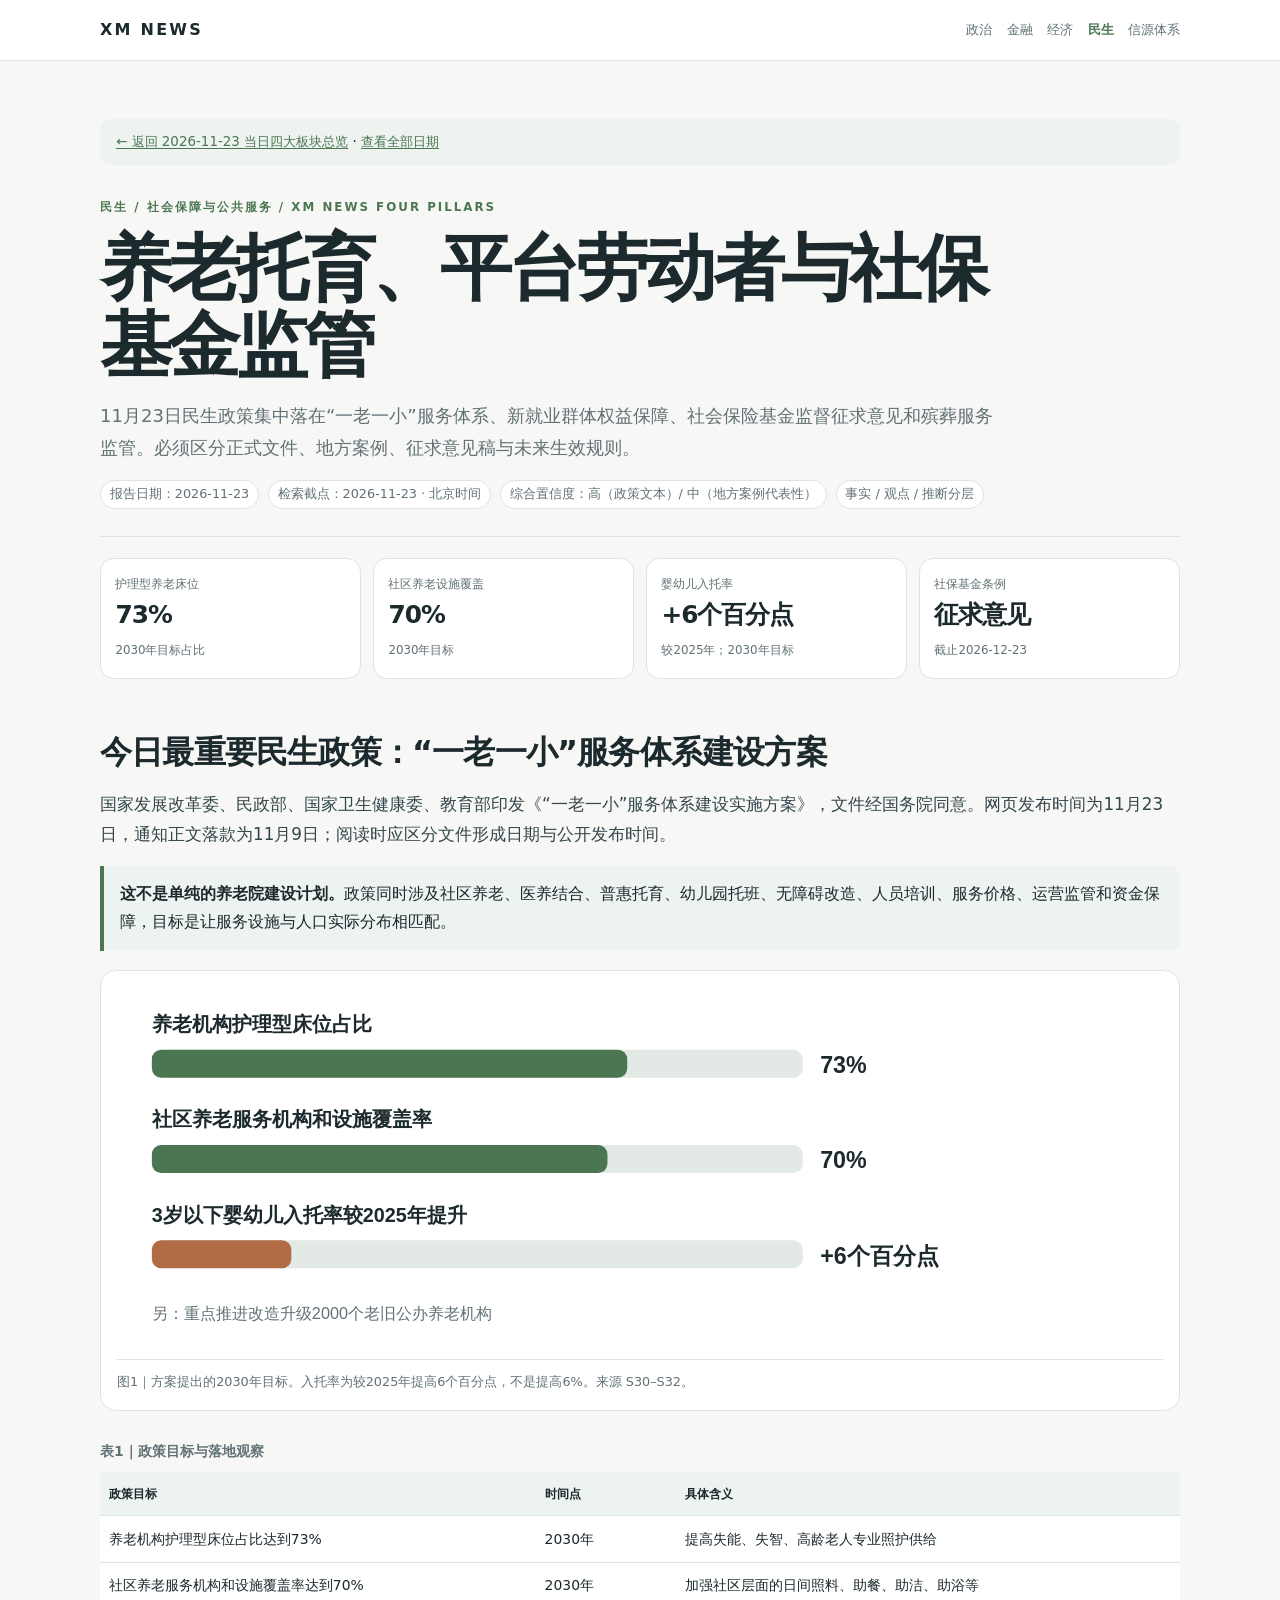
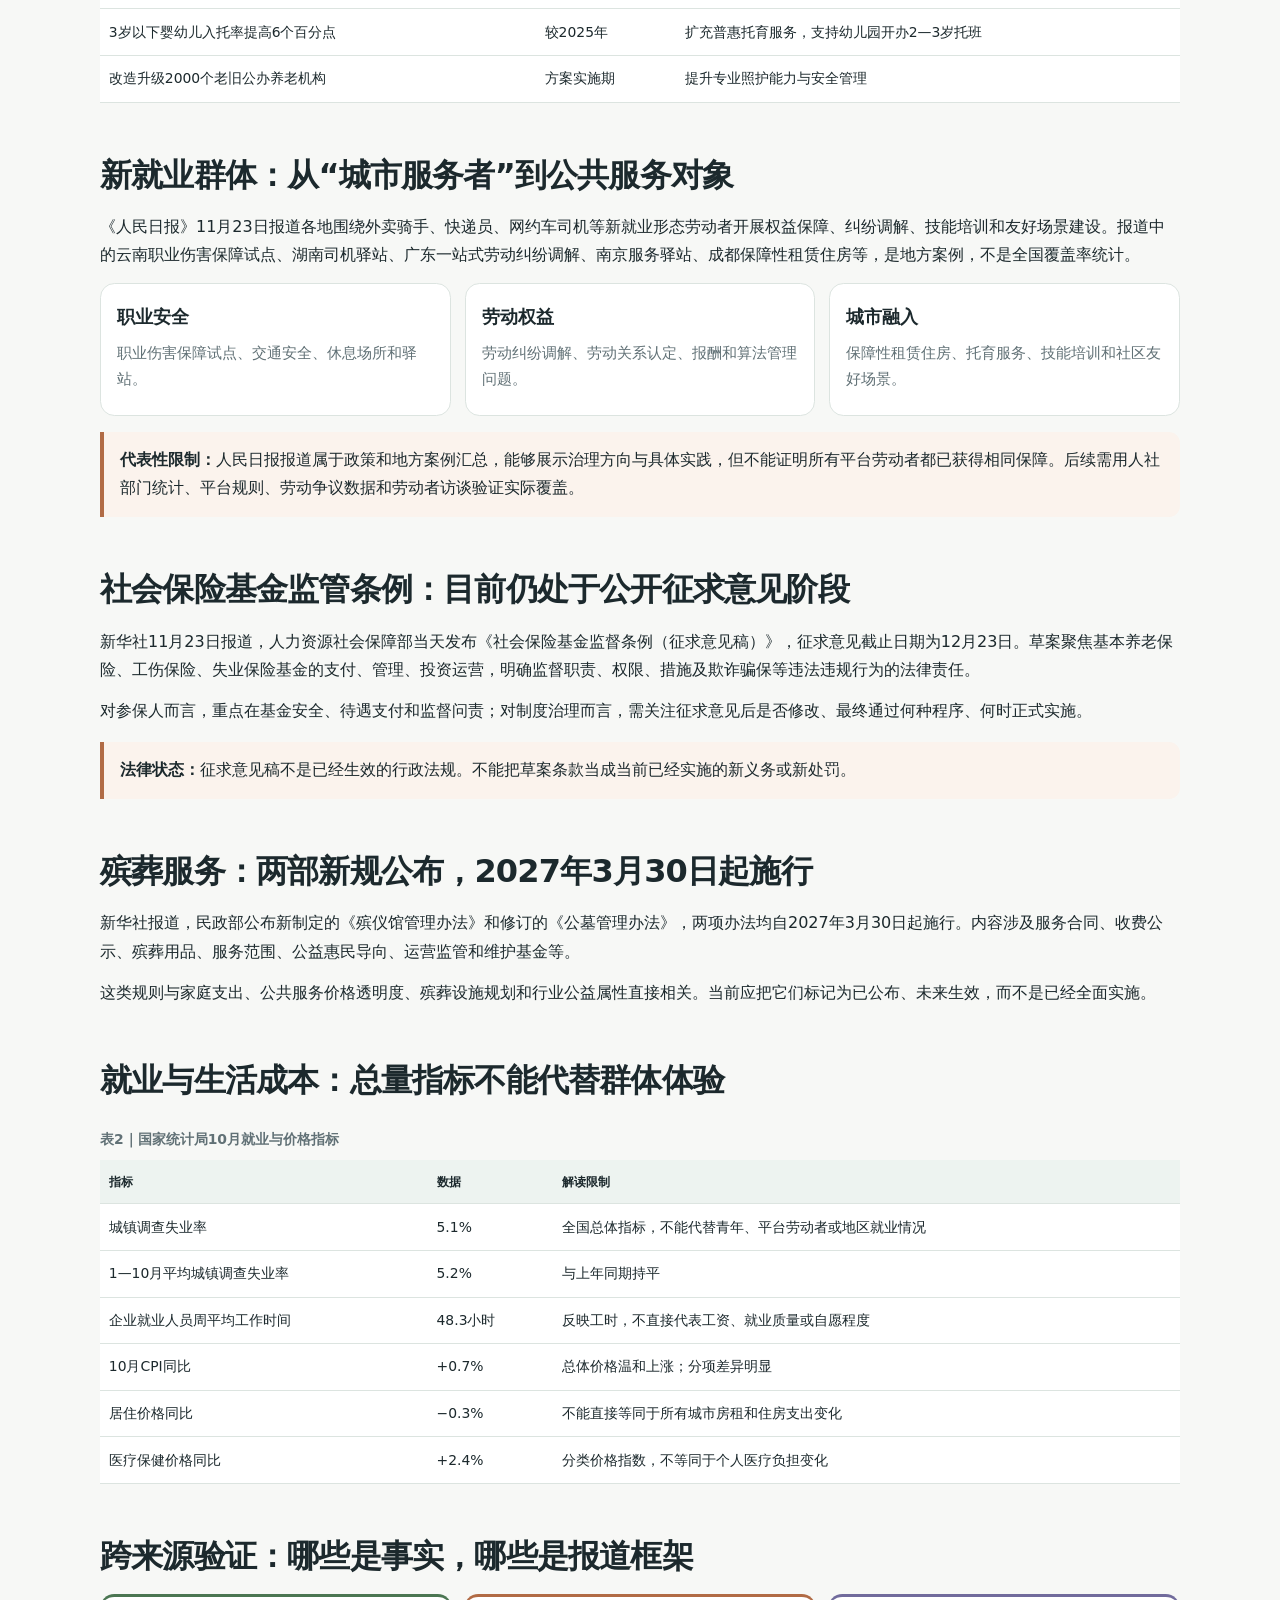
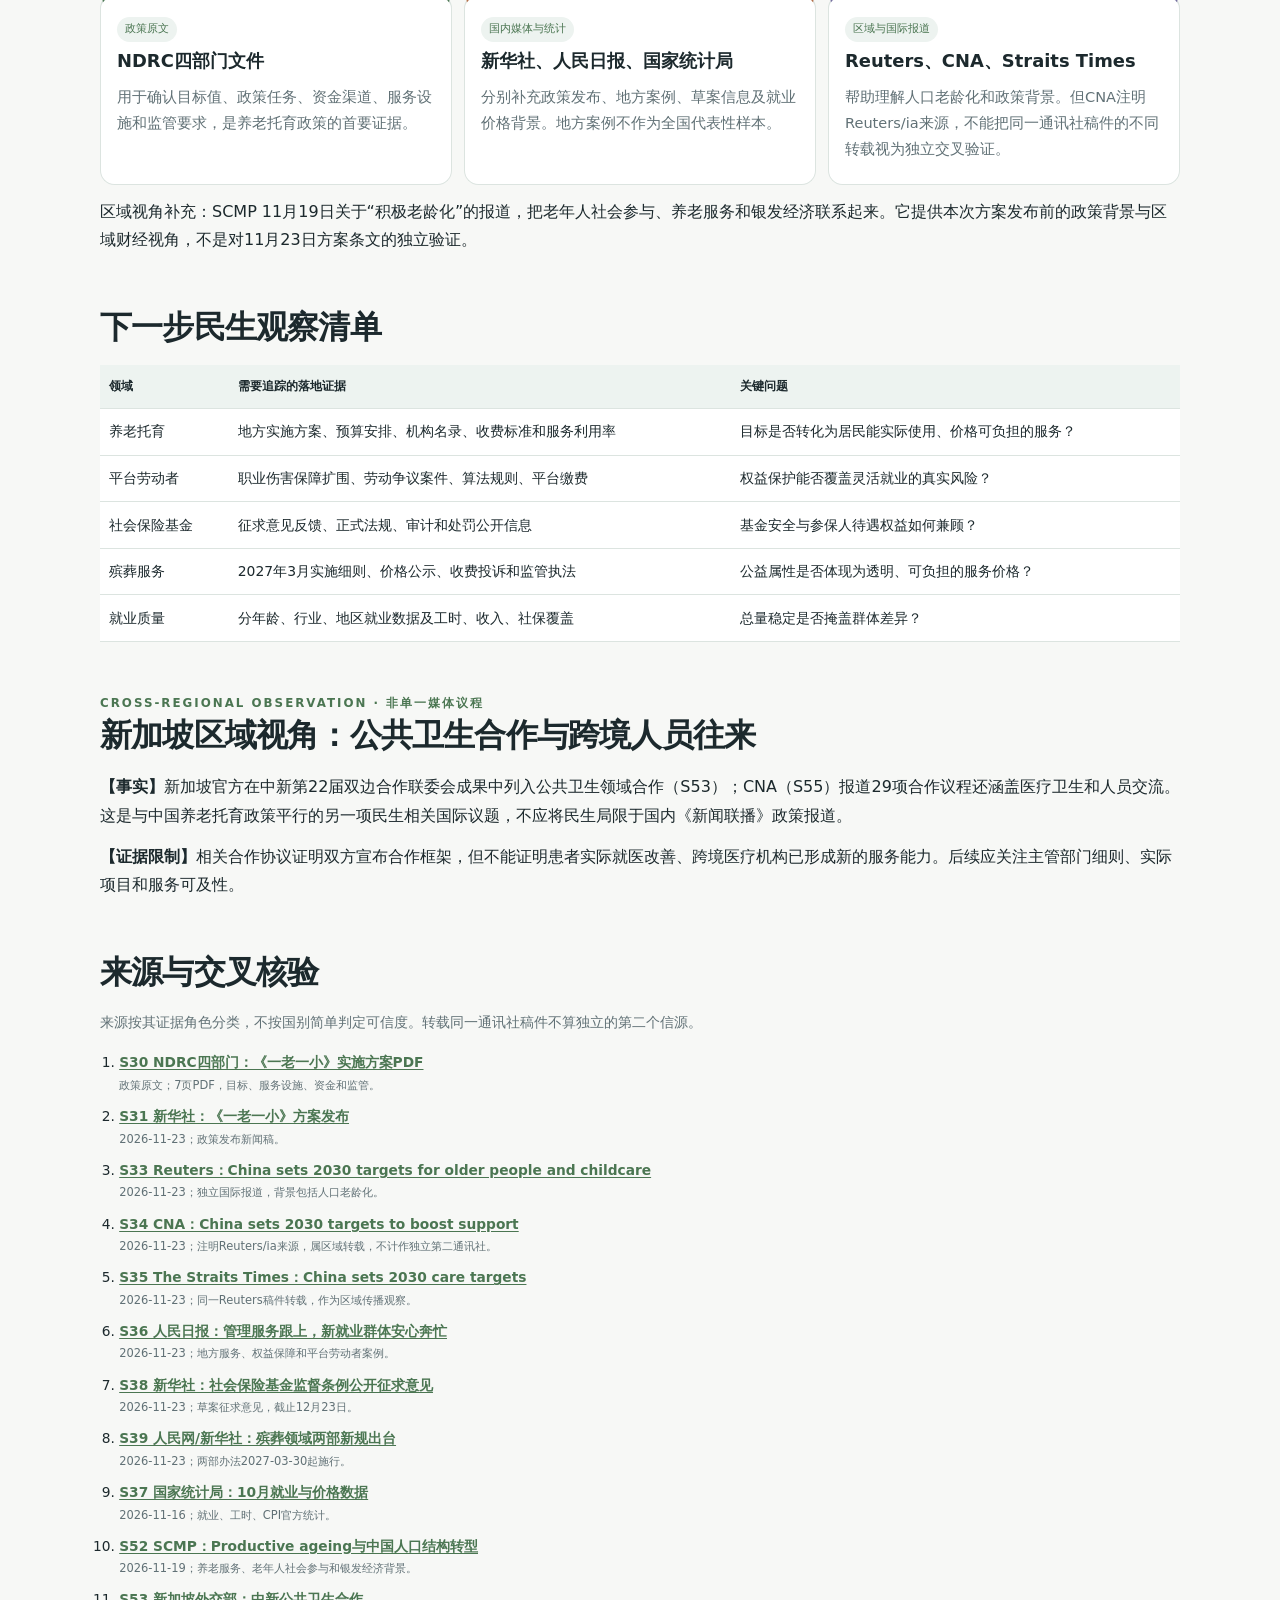
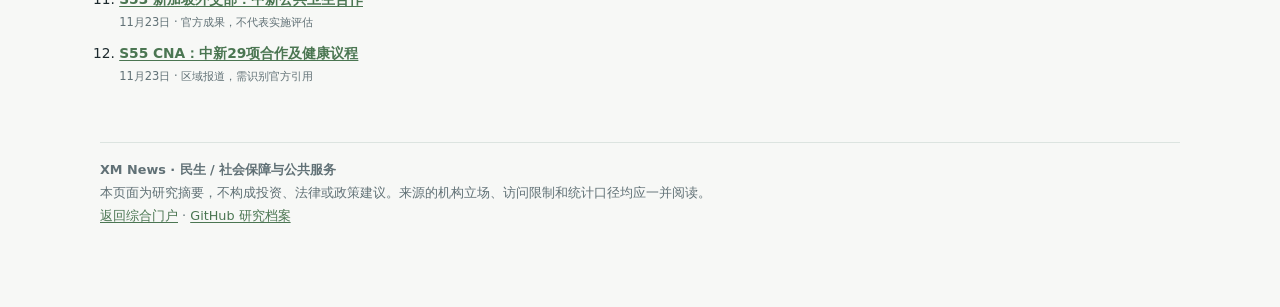
<file: sections/2026-11-23/livelihood/index.html>
<!doctype html>
<html lang="zh-CN"><head><meta charset="utf-8"><meta name="viewport" content="width=device-width,initial-scale=1"><meta name="description" content="11月23日民生政策集中落在“一老一小”服务体系、新就业群体权益保障、社会保险基金监督征求意见和殡葬服务监管。必须区分正式文件、地方案例、征求意见稿与未来生效规则。"><meta name="theme-color" content="#f7f8f6"><meta property="og:type" content="article"><meta property="og:title" content="养老托育、平台劳动者与社保基金监管｜XM News"><meta property="og:description" content="11月23日民生政策集中落在“一老一小”服务体系、新就业群体权益保障、社会保险基金监督征求意见和殡葬服务监管。必须区分正式文件、地方案例、征求意见稿与未来生效规则。"><meta property="og:url" content="https://1998x-stack.github.io/xm-news/issues/2026-11-23/livelihood/"><link rel="canonical" href="https://1998x-stack.github.io/xm-news/issues/2026-11-23/livelihood/"><title>养老托育、平台劳动者与社保基金监管｜XM News 2026-11-23</title><style>:root{--accent:#4b7652}
:root{color-scheme:light;--paper:#f7f8f6;--ink:#1c292d;--muted:#617176;--line:#dce4e0;--card:#fff;--soft:#edf3f0;--accent:#356d66;--accent2:#b16b45;--purple:#716b9c;--max:1120px}
*{box-sizing:border-box}html{scroll-behavior:smooth}body{margin:0;background:var(--paper);color:var(--ink);font:16px/1.78 system-ui,-apple-system,"PingFang SC","Microsoft YaHei",sans-serif}
a{color:var(--accent);text-underline-offset:.18em}a:focus-visible,button:focus-visible{outline:3px solid var(--accent);outline-offset:3px}
.top{background:#fff;border-bottom:1px solid var(--line)}.topin{max-width:var(--max);margin:auto;padding:1rem 1.25rem;display:flex;justify-content:space-between;align-items:center;gap:1rem;flex-wrap:wrap}
.brand{font-weight:900;letter-spacing:.14em;color:var(--ink);text-decoration:none}.nav{display:flex;gap:.9rem;flex-wrap:wrap;font-size:.84rem}.nav a{text-decoration:none;color:var(--muted)}.nav a[aria-current=page]{color:var(--accent);font-weight:800}
main{max-width:var(--max);margin:auto;padding:2.6rem 1.25rem 5rem}.kicker{font-size:.74rem;letter-spacing:.17em;text-transform:uppercase;color:var(--accent);font-weight:850}
.hero{padding:1rem 0 1.7rem;border-bottom:1px solid var(--line)}.hero h1{font-size:clamp(2.3rem,5.6vw,4.7rem);line-height:1.08;letter-spacing:-.055em;max-width:900px;margin:.7rem 0 1rem}.dek{font-size:1.13rem;line-height:1.75;color:var(--muted);max-width:900px}.meta{font-size:.8rem;color:var(--muted);display:flex;gap:.55rem;flex-wrap:wrap;margin-top:1rem}.pill{border:1px solid var(--line);border-radius:999px;padding:.15rem .55rem;background:#fff}
.metrics{display:grid;grid-template-columns:repeat(4,minmax(0,1fr));gap:.75rem;margin:1.3rem 0 1.8rem}.metric{background:var(--card);border:1px solid var(--line);border-radius:.85rem;padding:.9rem;min-width:0}.metric span{display:block;font-size:.76rem;color:var(--muted)}.metric strong{display:block;font-size:1.55rem;line-height:1.3;letter-spacing:-.04em;margin:.25rem 0}.metric small{font-size:.74rem;color:var(--muted)}
section{margin-top:3.2rem;scroll-margin-top:1.5rem}h2{font-size:clamp(1.45rem,3vw,2rem);line-height:1.35;letter-spacing:-.025em;margin:0 0 1rem}h3{font-size:1.12rem;margin:1.8rem 0 .5rem}p{margin:.8rem 0}.lead{font-size:1.05rem;color:#34464b}.small{font-size:.85rem;color:var(--muted)}
.grid2{display:grid;grid-template-columns:repeat(2,minmax(0,1fr));gap:.85rem}.grid3{display:grid;grid-template-columns:repeat(3,minmax(0,1fr));gap:.85rem}.panel{background:var(--card);border:1px solid var(--line);border-radius:.9rem;padding:1rem}.panel h3{margin:.1rem 0 .45rem}.panel p{font-size:.91rem;color:var(--muted);margin:.4rem 0}.tag{display:inline-block;font-size:.7rem;background:var(--soft);color:var(--accent);padding:.16rem .5rem;border-radius:999px;margin:.1rem .25rem .1rem 0}
figure{margin:1.2rem 0;background:#fff;border:1px solid var(--line);border-radius:1rem;padding:1rem}figure svg{width:100%;height:auto;display:block}figcaption{border-top:1px solid var(--line);padding-top:.7rem;margin-top:.7rem;color:var(--muted);font-size:.8rem}
table{width:100%;border-collapse:collapse;background:#fff;font-size:.87rem;margin:1rem 0}caption{text-align:left;font-weight:800;padding:.55rem 0;color:var(--muted)}th,td{border-bottom:1px solid var(--line);padding:.65rem .55rem;text-align:left;vertical-align:top}th{background:var(--soft);font-size:.78rem}
.note{border-left:4px solid var(--accent);background:var(--soft);padding:.9rem 1rem;border-radius:0 .7rem .7rem 0;margin:1rem 0}.caution{border-left-color:var(--accent2);background:#fbf3ed}
.timeline{border-left:2px solid var(--line);margin:1rem 0 1rem .5rem;padding-left:1.2rem}.event{position:relative;padding:.1rem 0 1rem}.event:before{content:"";position:absolute;left:-1.63rem;top:.5rem;width:.65rem;height:.65rem;border-radius:50%;background:var(--accent);border:3px solid var(--paper)}.event time{font-size:.75rem;color:var(--accent);font-weight:800}
.evidence{display:grid;grid-template-columns:repeat(3,minmax(0,1fr));gap:.75rem}.evidence .panel{border-top:3px solid var(--accent)}.evidence .panel:nth-child(2){border-top-color:var(--accent2)}.evidence .panel:nth-child(3){border-top-color:var(--purple)}
.source-list{padding-left:1.2rem}.source-list li{margin:.55rem 0;font-size:.86rem}.source-list small{display:block;color:var(--muted)}
footer{margin-top:3.5rem;border-top:1px solid var(--line);padding-top:1rem;font-size:.8rem;color:var(--muted)}
@media(max-width:760px){main{padding:1.8rem 1rem 4rem}.metrics{grid-template-columns:repeat(2,minmax(0,1fr))}.grid3,.evidence{grid-template-columns:1fr}.grid2{grid-template-columns:1fr}.topin{padding:.8rem 1rem}}
@media(max-width:480px){body{font-size:15px}.hero h1{font-size:2.35rem}.metric strong{font-size:1.3rem}table{font-size:.79rem}th,td{padding:.5rem .35rem}}
@media(prefers-reduced-motion:reduce){html{scroll-behavior:auto}*,*::before,*::after{animation:none!important;transition:none!important}}
@media print{body{background:#fff;font-size:10pt}.top{display:none}main{padding:0;max-width:none}section{margin-top:1.5rem}figure,.panel{break-inside:avoid}a{color:#174e49}}
:root{--accent:#4b7652}</style></head>
<body><header class="top"><div class="topin"><a class="brand" href="https://1998x-stack.github.io/xm-news/">XM NEWS</a><nav class="nav" aria-label="四大板块"><a href="https://1998x-stack.github.io/xm-news/issues/2026-11-23/politics/" >政治</a><a href="https://1998x-stack.github.io/xm-news/issues/2026-11-23/finance/" >金融</a><a href="https://1998x-stack.github.io/xm-news/issues/2026-11-23/economy/" >经济</a><a href="https://1998x-stack.github.io/xm-news/issues/2026-11-23/livelihood/" aria-current="page">民生</a><a href="https://1998x-stack.github.io/xm-news/source-guide/">信源体系</a></nav></div></header>
<main><div style="background:#eef3f0;padding:.7rem 1rem;border-radius:12px;margin:1rem 0;font-size:.84rem"><a href="https://1998x-stack.github.io/xm-news/issues/2026-11-23/">← 返回 2026-11-23 当日四大板块总览</a> · <a href="https://1998x-stack.github.io/xm-news/">查看全部日期</a></div><header class="hero"><div class="kicker">民生 / 社会保障与公共服务 / XM NEWS FOUR PILLARS</div><h1>养老托育、平台劳动者与社保基金监管</h1><p class="dek">11月23日民生政策集中落在“一老一小”服务体系、新就业群体权益保障、社会保险基金监督征求意见和殡葬服务监管。必须区分正式文件、地方案例、征求意见稿与未来生效规则。</p><div class="meta"><span class="pill">报告日期：2026-11-23</span><span class="pill">检索截点：2026-11-23 · 北京时间</span><span class="pill">综合置信度：高（政策文本）/ 中（地方案例代表性）</span><span class="pill">事实 / 观点 / 推断分层</span></div></header>
<div class="metrics"><div class="metric"><span>护理型养老床位</span><strong>73%</strong><small>2030年目标占比</small></div><div class="metric"><span>社区养老设施覆盖</span><strong>70%</strong><small>2030年目标</small></div><div class="metric"><span>婴幼儿入托率</span><strong>+6个百分点</strong><small>较2025年；2030年目标</small></div><div class="metric"><span>社保基金条例</span><strong>征求意见</strong><small>截止2026-12-23</small></div></div>

<section id="care"><h2>今日最重要民生政策：“一老一小”服务体系建设方案</h2>
<p class="lead">国家发展改革委、民政部、国家卫生健康委、教育部印发《“一老一小”服务体系建设实施方案》，文件经国务院同意。网页发布时间为11月23日，通知正文落款为11月9日；阅读时应区分文件形成日期与公开发布时间。</p>
<div class="note"><strong>这不是单纯的养老院建设计划。</strong>政策同时涉及社区养老、医养结合、普惠托育、幼儿园托班、无障碍改造、人员培训、服务价格、运营监管和资金保障，目标是让服务设施与人口实际分布相匹配。</div>
<figure><svg viewBox="0 0 900 310" role="img" aria-labelledby="l-title l-desc"><title id="l-title">一老一小方案到2030年的主要目标</title><desc id="l-desc">养老机构护理型床位占比73%，社区养老服务机构和设施覆盖率70%，三岁以下婴幼儿入托率较2025年提高6个百分点，改造2000个老旧公办养老机构。</desc><g font-family="sans-serif" fill="#1c292d"><text x="30" y="38" font-size="17" font-weight="700">养老机构护理型床位占比</text><rect x="30" y="54" width="560" height="24" rx="8" fill="#e3e9e5"/><rect x="30" y="54" width="409" height="24" rx="8" fill="#4b7652"/><text x="605" y="74" font-size="20" font-weight="700">73%</text><text x="30" y="120" font-size="17" font-weight="700">社区养老服务机构和设施覆盖率</text><rect x="30" y="136" width="560" height="24" rx="8" fill="#e3e9e5"/><rect x="30" y="136" width="392" height="24" rx="8" fill="#4b7652"/><text x="605" y="156" font-size="20" font-weight="700">70%</text><text x="30" y="202" font-size="17" font-weight="700">3岁以下婴幼儿入托率较2025年提升</text><rect x="30" y="218" width="560" height="24" rx="8" fill="#e3e9e5"/><rect x="30" y="218" width="120" height="24" rx="8" fill="#b16b45"/><text x="605" y="238" font-size="20" font-weight="700">+6个百分点</text><text x="30" y="286" font-size="14" fill="#617176">另：重点推进改造升级2000个老旧公办养老机构</text></g></svg><figcaption>图1｜方案提出的2030年目标。入托率为较2025年提高6个百分点，不是提高6%。来源 S30–S32。</figcaption></figure>
<table><caption>表1｜政策目标与落地观察</caption><thead><tr><th>政策目标</th><th>时间点</th><th>具体含义</th></tr></thead><tbody>
<tr><td>养老机构护理型床位占比达到73%</td><td>2030年</td><td>提高失能、失智、高龄老人专业照护供给</td></tr><tr><td>社区养老服务机构和设施覆盖率达到70%</td><td>2030年</td><td>加强社区层面的日间照料、助餐、助洁、助浴等</td></tr><tr><td>3岁以下婴幼儿入托率提高6个百分点</td><td>较2025年</td><td>扩充普惠托育服务，支持幼儿园开办2—3岁托班</td></tr><tr><td>改造升级2000个老旧公办养老机构</td><td>方案实施期</td><td>提升专业照护能力与安全管理</td></tr></tbody></table>
</section>
<section id="workers"><h2>新就业群体：从“城市服务者”到公共服务对象</h2>
<p>《人民日报》11月23日报道各地围绕外卖骑手、快递员、网约车司机等新就业形态劳动者开展权益保障、纠纷调解、技能培训和友好场景建设。报道中的云南职业伤害保障试点、湖南司机驿站、广东一站式劳动纠纷调解、南京服务驿站、成都保障性租赁住房等，是地方案例，不是全国覆盖率统计。</p>
<div class="grid3"><div class="panel"><h3>职业安全</h3><p>职业伤害保障试点、交通安全、休息场所和驿站。</p></div><div class="panel"><h3>劳动权益</h3><p>劳动纠纷调解、劳动关系认定、报酬和算法管理问题。</p></div><div class="panel"><h3>城市融入</h3><p>保障性租赁住房、托育服务、技能培训和社区友好场景。</p></div></div>
<div class="note caution"><strong>代表性限制：</strong>人民日报报道属于政策和地方案例汇总，能够展示治理方向与具体实践，但不能证明所有平台劳动者都已获得相同保障。后续需用人社部门统计、平台规则、劳动争议数据和劳动者访谈验证实际覆盖。</div>
</section>
<section id="insurance"><h2>社会保险基金监管条例：目前仍处于公开征求意见阶段</h2>
<p>新华社11月23日报道，人力资源社会保障部当天发布《社会保险基金监督条例（征求意见稿）》，征求意见截止日期为12月23日。草案聚焦基本养老保险、工伤保险、失业保险基金的支付、管理、投资运营，明确监督职责、权限、措施及欺诈骗保等违法违规行为的法律责任。</p>
<p>对参保人而言，重点在基金安全、待遇支付和监督问责；对制度治理而言，需关注征求意见后是否修改、最终通过何种程序、何时正式实施。</p>
<div class="note caution"><strong>法律状态：</strong>征求意见稿不是已经生效的行政法规。不能把草案条款当成当前已经实施的新义务或新处罚。</div>
</section>
<section id="funeral"><h2>殡葬服务：两部新规公布，2027年3月30日起施行</h2>
<p>新华社报道，民政部公布新制定的《殡仪馆管理办法》和修订的《公墓管理办法》，两项办法均自2027年3月30日起施行。内容涉及服务合同、收费公示、殡葬用品、服务范围、公益惠民导向、运营监管和维护基金等。</p>
<p>这类规则与家庭支出、公共服务价格透明度、殡葬设施规划和行业公益属性直接相关。当前应把它们标记为已公布、未来生效，而不是已经全面实施。</p>
</section>
<section id="employment"><h2>就业与生活成本：总量指标不能代替群体体验</h2>
<table><caption>表2｜国家统计局10月就业与价格指标</caption><thead><tr><th>指标</th><th>数据</th><th>解读限制</th></tr></thead><tbody><tr><td>城镇调查失业率</td><td>5.1%</td><td>全国总体指标，不能代替青年、平台劳动者或地区就业情况</td></tr><tr><td>1—10月平均城镇调查失业率</td><td>5.2%</td><td>与上年同期持平</td></tr><tr><td>企业就业人员周平均工作时间</td><td>48.3小时</td><td>反映工时，不直接代表工资、就业质量或自愿程度</td></tr><tr><td>10月CPI同比</td><td>+0.7%</td><td>总体价格温和上涨；分项差异明显</td></tr><tr><td>居住价格同比</td><td>−0.3%</td><td>不能直接等同于所有城市房租和住房支出变化</td></tr><tr><td>医疗保健价格同比</td><td>+2.4%</td><td>分类价格指数，不等同于个人医疗负担变化</td></tr></tbody></table>
</section>
<section id="crosscheck"><h2>跨来源验证：哪些是事实，哪些是报道框架</h2>
<div class="evidence">
<div class="panel"><span class="tag">政策原文</span><h3>NDRC四部门文件</h3><p>用于确认目标值、政策任务、资金渠道、服务设施和监管要求，是养老托育政策的首要证据。</p></div>
<div class="panel"><span class="tag">国内媒体与统计</span><h3>新华社、人民日报、国家统计局</h3><p>分别补充政策发布、地方案例、草案信息及就业价格背景。地方案例不作为全国代表性样本。</p></div>
<div class="panel"><span class="tag">区域与国际报道</span><h3>Reuters、CNA、Straits Times</h3><p>帮助理解人口老龄化和政策背景。但CNA注明Reuters/ia来源，不能把同一通讯社稿件的不同转载视为独立交叉验证。</p></div>
</div>
</section>
<p>区域视角补充：SCMP 11月19日关于“积极老龄化”的报道，把老年人社会参与、养老服务和银发经济联系起来。它提供本次方案发布前的政策背景与区域财经视角，不是对11月23日方案条文的独立验证。</p>
<section id="watch"><h2>下一步民生观察清单</h2><table><thead><tr><th>领域</th><th>需要追踪的落地证据</th><th>关键问题</th></tr></thead><tbody>
<tr><td>养老托育</td><td>地方实施方案、预算安排、机构名录、收费标准和服务利用率</td><td>目标是否转化为居民能实际使用、价格可负担的服务？</td></tr>
<tr><td>平台劳动者</td><td>职业伤害保障扩围、劳动争议案件、算法规则、平台缴费</td><td>权益保护能否覆盖灵活就业的真实风险？</td></tr>
<tr><td>社会保险基金</td><td>征求意见反馈、正式法规、审计和处罚公开信息</td><td>基金安全与参保人待遇权益如何兼顾？</td></tr>
<tr><td>殡葬服务</td><td>2027年3月实施细则、价格公示、收费投诉和监管执法</td><td>公益属性是否体现为透明、可负担的服务价格？</td></tr>
<tr><td>就业质量</td><td>分年龄、行业、地区就业数据及工时、收入、社保覆盖</td><td>总量稳定是否掩盖群体差异？</td></tr>
</tbody></table>
</section>
<section id="multiregional"><div class="kicker">CROSS-REGIONAL OBSERVATION · 非单一媒体议程</div><h2>新加坡区域视角：公共卫生合作与跨境人员往来</h2><p><strong>【事实】</strong>新加坡官方在中新第22届双边合作联委会成果中列入公共卫生领域合作（S53）；CNA（S55）报道29项合作议程还涵盖医疗卫生和人员交流。这是与中国养老托育政策平行的另一项民生相关国际议题，不应将民生局限于国内《新闻联播》政策报道。</p><p><strong>【证据限制】</strong>相关合作协议证明双方宣布合作框架，但不能证明患者实际就医改善、跨境医疗机构已形成新的服务能力。后续应关注主管部门细则、实际项目和服务可及性。</p></section><section id="sources"><h2>来源与交叉核验</h2><p class="small">来源按其证据角色分类，不按国别简单判定可信度。转载同一通讯社稿件不算独立的第二个信源。</p><ol class="source-list"><li><a href="https://www.ndrc.gov.cn/xwdt/tzgg/202611/P020261123356825007351.pdf" target="_blank" rel="noopener noreferrer"><strong>S30 NDRC四部门：《一老一小》实施方案PDF</strong></a><small>政策原文；7页PDF，目标、服务设施、资金和监管。</small></li><li><a href="https://www.news.cn/politics/20261123/84556c5b06974476bf1c1010333a3d62/c.html" target="_blank" rel="noopener noreferrer"><strong>S31 新华社：《一老一小》方案发布</strong></a><small>2026-11-23；政策发布新闻稿。</small></li><li><a href="https://www.reuters.com/world/china/china-sets-2030-targets-boost-support-older-people-childcare-2026-11-23/" target="_blank" rel="noopener noreferrer"><strong>S33 Reuters：China sets 2030 targets for older people and childcare</strong></a><small>2026-11-23；独立国际报道，背景包括人口老龄化。</small></li><li><a href="https://www.channelnewsasia.com/east-asia/china-2030-targets-older-people-childcare-support-6573991" target="_blank" rel="noopener noreferrer"><strong>S34 CNA：China sets 2030 targets to boost support</strong></a><small>2026-11-23；注明Reuters/ia来源，属区域转载，不计作独立第二通讯社。</small></li><li><a href="https://www.straitstimes.com/asia/china-sets-2030-targets-to-boost-support-for-older-people-childcare" target="_blank" rel="noopener noreferrer"><strong>S35 The Straits Times：China sets 2030 care targets</strong></a><small>2026-11-23；同一Reuters稿件转载，作为区域传播观察。</small></li><li><a href="https://society.people.com.cn/n1/2026/1123/c1008-40838478.html" target="_blank" rel="noopener noreferrer"><strong>S36 人民日报：管理服务跟上，新就业群体安心奔忙</strong></a><small>2026-11-23；地方服务、权益保障和平台劳动者案例。</small></li><li><a href="https://www.xinhuanet.com/20261123/4f4d4e36477247ffa61d70be69a94e60/c.html" target="_blank" rel="noopener noreferrer"><strong>S38 新华社：社会保险基金监督条例公开征求意见</strong></a><small>2026-11-23；草案征求意见，截止12月23日。</small></li><li><a href="https://society.people.com.cn/n1/2026/1123/c1008-40839091.html" target="_blank" rel="noopener noreferrer"><strong>S39 人民网/新华社：殡葬领域两部新规出台</strong></a><small>2026-11-23；两部办法2027-03-30起施行。</small></li><li><a href="https://www.stats.gov.cn/sj/zxfbhjd/202611/t20261116_1965844.html" target="_blank" rel="noopener noreferrer"><strong>S37 国家统计局：10月就业与价格数据</strong></a><small>2026-11-16；就业、工时、CPI官方统计。</small></li><li><a href="https://www.scmp.com/economy/china-economy/article/3375068/productive-ageing-china-rethinking-how-it-can-ease-strains-demographic-shift" target="_blank" rel="noopener noreferrer"><strong>S52 SCMP：Productive ageing与中国人口结构转型</strong></a><small>2026-11-19；养老服务、老年人社会参与和银发经济背景。</small></li><li><a href="https://www.mfa.gov.sg/newsroom/press-statements-transcripts-and-photos/22nd-joint-council-for-bilateral-cooperation-and-related-joint-steering-council-meetings-in-singapore/" target="_blank" rel="noopener noreferrer"><strong>S53 新加坡外交部：中新公共卫生合作</strong></a><small>11月23日 · 官方成果，不代表实施评估</small></li><li><a href="https://www.channelnewsasia.com/singapore/singapore-china-bilateral-meeting-agreements-6573561" target="_blank" rel="noopener noreferrer"><strong>S55 CNA：中新29项合作及健康议程</strong></a><small>11月23日 · 区域报道，需识别官方引用</small></li></ol></section>
<footer><strong>XM News · 民生 / 社会保障与公共服务</strong><br>本页面为研究摘要，不构成投资、法律或政策建议。来源的机构立场、访问限制和统计口径均应一并阅读。<br><a href="https://1998x-stack.github.io/xm-news/">返回综合门户</a> · <a href="https://github.com/1998x-stack/xm-news">GitHub 研究档案</a></footer></main></body></html>
</file>
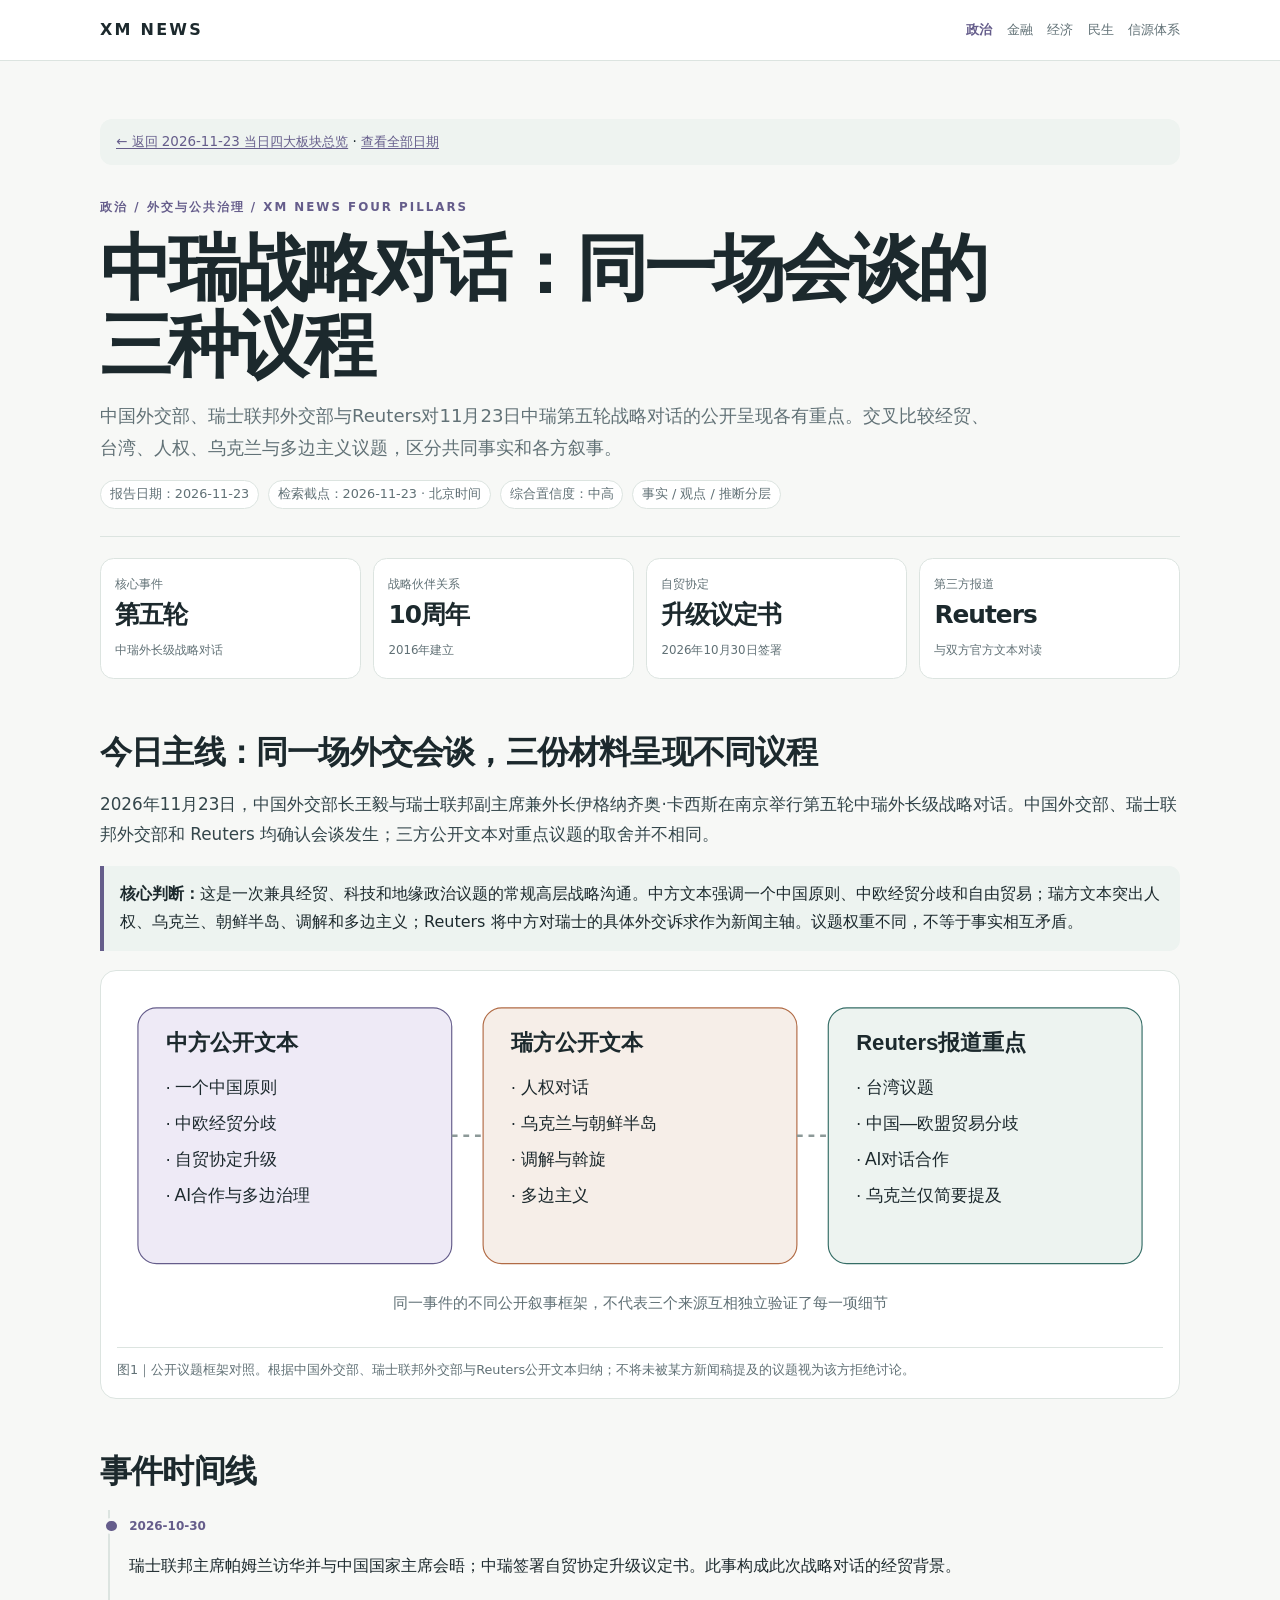
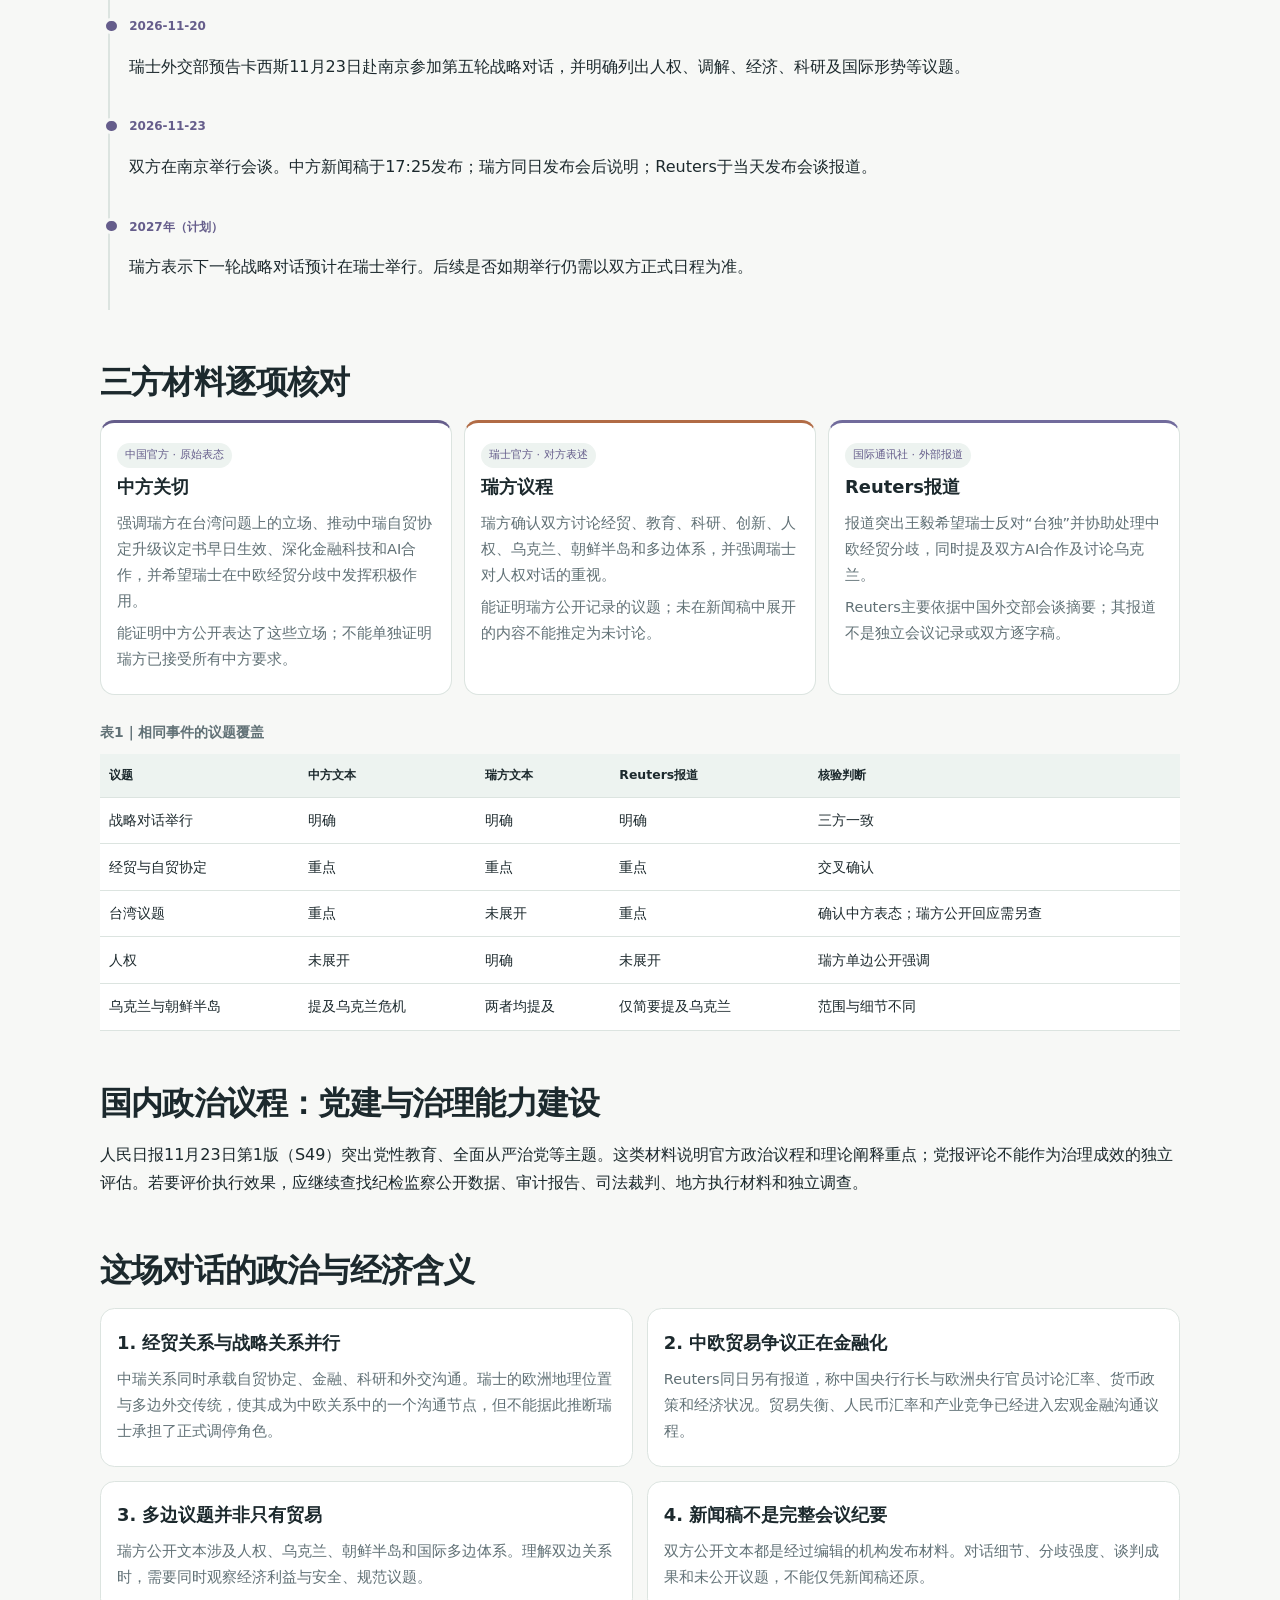
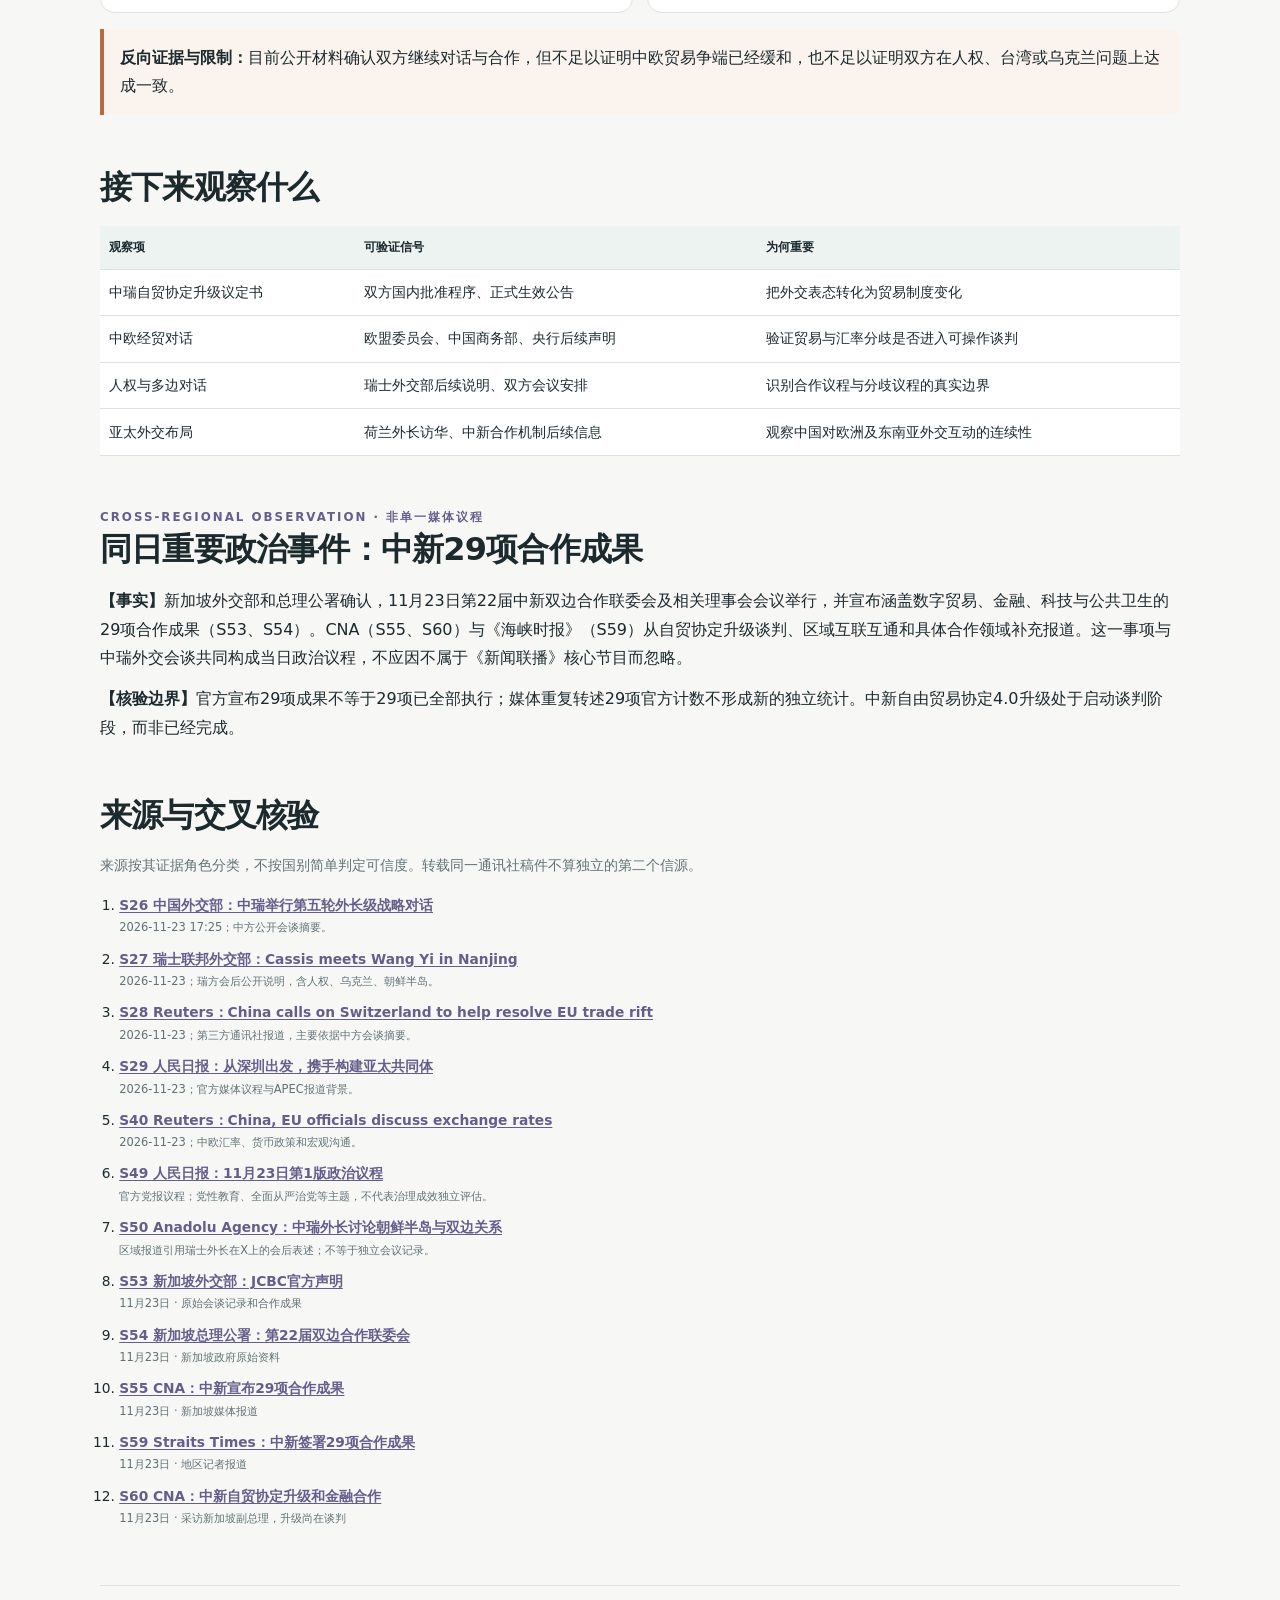
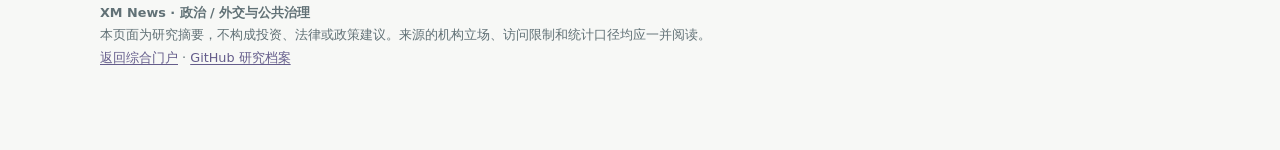
<file: sections/2026-11-23/politics/index.html>
<!doctype html>
<html lang="zh-CN"><head><meta charset="utf-8"><meta name="viewport" content="width=device-width,initial-scale=1"><meta name="description" content="中国外交部、瑞士联邦外交部与Reuters对11月23日中瑞第五轮战略对话的公开呈现各有重点。交叉比较经贸、台湾、人权、乌克兰与多边主义议题，区分共同事实和各方叙事。"><meta name="theme-color" content="#f7f8f6"><meta property="og:type" content="article"><meta property="og:title" content="中瑞战略对话：同一场会谈的三种议程｜XM News"><meta property="og:description" content="中国外交部、瑞士联邦外交部与Reuters对11月23日中瑞第五轮战略对话的公开呈现各有重点。交叉比较经贸、台湾、人权、乌克兰与多边主义议题，区分共同事实和各方叙事。"><meta property="og:url" content="https://1998x-stack.github.io/xm-news/issues/2026-11-23/politics/"><link rel="canonical" href="https://1998x-stack.github.io/xm-news/issues/2026-11-23/politics/"><title>中瑞战略对话：同一场会谈的三种议程｜XM News 2026-11-23</title><style>:root{--accent:#655d8b}
:root{color-scheme:light;--paper:#f7f8f6;--ink:#1c292d;--muted:#617176;--line:#dce4e0;--card:#fff;--soft:#edf3f0;--accent:#356d66;--accent2:#b16b45;--purple:#716b9c;--max:1120px}
*{box-sizing:border-box}html{scroll-behavior:smooth}body{margin:0;background:var(--paper);color:var(--ink);font:16px/1.78 system-ui,-apple-system,"PingFang SC","Microsoft YaHei",sans-serif}
a{color:var(--accent);text-underline-offset:.18em}a:focus-visible,button:focus-visible{outline:3px solid var(--accent);outline-offset:3px}
.top{background:#fff;border-bottom:1px solid var(--line)}.topin{max-width:var(--max);margin:auto;padding:1rem 1.25rem;display:flex;justify-content:space-between;align-items:center;gap:1rem;flex-wrap:wrap}
.brand{font-weight:900;letter-spacing:.14em;color:var(--ink);text-decoration:none}.nav{display:flex;gap:.9rem;flex-wrap:wrap;font-size:.84rem}.nav a{text-decoration:none;color:var(--muted)}.nav a[aria-current=page]{color:var(--accent);font-weight:800}
main{max-width:var(--max);margin:auto;padding:2.6rem 1.25rem 5rem}.kicker{font-size:.74rem;letter-spacing:.17em;text-transform:uppercase;color:var(--accent);font-weight:850}
.hero{padding:1rem 0 1.7rem;border-bottom:1px solid var(--line)}.hero h1{font-size:clamp(2.3rem,5.6vw,4.7rem);line-height:1.08;letter-spacing:-.055em;max-width:900px;margin:.7rem 0 1rem}.dek{font-size:1.13rem;line-height:1.75;color:var(--muted);max-width:900px}.meta{font-size:.8rem;color:var(--muted);display:flex;gap:.55rem;flex-wrap:wrap;margin-top:1rem}.pill{border:1px solid var(--line);border-radius:999px;padding:.15rem .55rem;background:#fff}
.metrics{display:grid;grid-template-columns:repeat(4,minmax(0,1fr));gap:.75rem;margin:1.3rem 0 1.8rem}.metric{background:var(--card);border:1px solid var(--line);border-radius:.85rem;padding:.9rem;min-width:0}.metric span{display:block;font-size:.76rem;color:var(--muted)}.metric strong{display:block;font-size:1.55rem;line-height:1.3;letter-spacing:-.04em;margin:.25rem 0}.metric small{font-size:.74rem;color:var(--muted)}
section{margin-top:3.2rem;scroll-margin-top:1.5rem}h2{font-size:clamp(1.45rem,3vw,2rem);line-height:1.35;letter-spacing:-.025em;margin:0 0 1rem}h3{font-size:1.12rem;margin:1.8rem 0 .5rem}p{margin:.8rem 0}.lead{font-size:1.05rem;color:#34464b}.small{font-size:.85rem;color:var(--muted)}
.grid2{display:grid;grid-template-columns:repeat(2,minmax(0,1fr));gap:.85rem}.grid3{display:grid;grid-template-columns:repeat(3,minmax(0,1fr));gap:.85rem}.panel{background:var(--card);border:1px solid var(--line);border-radius:.9rem;padding:1rem}.panel h3{margin:.1rem 0 .45rem}.panel p{font-size:.91rem;color:var(--muted);margin:.4rem 0}.tag{display:inline-block;font-size:.7rem;background:var(--soft);color:var(--accent);padding:.16rem .5rem;border-radius:999px;margin:.1rem .25rem .1rem 0}
figure{margin:1.2rem 0;background:#fff;border:1px solid var(--line);border-radius:1rem;padding:1rem}figure svg{width:100%;height:auto;display:block}figcaption{border-top:1px solid var(--line);padding-top:.7rem;margin-top:.7rem;color:var(--muted);font-size:.8rem}
table{width:100%;border-collapse:collapse;background:#fff;font-size:.87rem;margin:1rem 0}caption{text-align:left;font-weight:800;padding:.55rem 0;color:var(--muted)}th,td{border-bottom:1px solid var(--line);padding:.65rem .55rem;text-align:left;vertical-align:top}th{background:var(--soft);font-size:.78rem}
.note{border-left:4px solid var(--accent);background:var(--soft);padding:.9rem 1rem;border-radius:0 .7rem .7rem 0;margin:1rem 0}.caution{border-left-color:var(--accent2);background:#fbf3ed}
.timeline{border-left:2px solid var(--line);margin:1rem 0 1rem .5rem;padding-left:1.2rem}.event{position:relative;padding:.1rem 0 1rem}.event:before{content:"";position:absolute;left:-1.63rem;top:.5rem;width:.65rem;height:.65rem;border-radius:50%;background:var(--accent);border:3px solid var(--paper)}.event time{font-size:.75rem;color:var(--accent);font-weight:800}
.evidence{display:grid;grid-template-columns:repeat(3,minmax(0,1fr));gap:.75rem}.evidence .panel{border-top:3px solid var(--accent)}.evidence .panel:nth-child(2){border-top-color:var(--accent2)}.evidence .panel:nth-child(3){border-top-color:var(--purple)}
.source-list{padding-left:1.2rem}.source-list li{margin:.55rem 0;font-size:.86rem}.source-list small{display:block;color:var(--muted)}
footer{margin-top:3.5rem;border-top:1px solid var(--line);padding-top:1rem;font-size:.8rem;color:var(--muted)}
@media(max-width:760px){main{padding:1.8rem 1rem 4rem}.metrics{grid-template-columns:repeat(2,minmax(0,1fr))}.grid3,.evidence{grid-template-columns:1fr}.grid2{grid-template-columns:1fr}.topin{padding:.8rem 1rem}}
@media(max-width:480px){body{font-size:15px}.hero h1{font-size:2.35rem}.metric strong{font-size:1.3rem}table{font-size:.79rem}th,td{padding:.5rem .35rem}}
@media(prefers-reduced-motion:reduce){html{scroll-behavior:auto}*,*::before,*::after{animation:none!important;transition:none!important}}
@media print{body{background:#fff;font-size:10pt}.top{display:none}main{padding:0;max-width:none}section{margin-top:1.5rem}figure,.panel{break-inside:avoid}a{color:#174e49}}
:root{--accent:#655d8b}</style></head>
<body><header class="top"><div class="topin"><a class="brand" href="https://1998x-stack.github.io/xm-news/">XM NEWS</a><nav class="nav" aria-label="四大板块"><a href="https://1998x-stack.github.io/xm-news/issues/2026-11-23/politics/" aria-current="page">政治</a><a href="https://1998x-stack.github.io/xm-news/issues/2026-11-23/finance/" >金融</a><a href="https://1998x-stack.github.io/xm-news/issues/2026-11-23/economy/" >经济</a><a href="https://1998x-stack.github.io/xm-news/issues/2026-11-23/livelihood/" >民生</a><a href="https://1998x-stack.github.io/xm-news/source-guide/">信源体系</a></nav></div></header>
<main><div style="background:#eef3f0;padding:.7rem 1rem;border-radius:12px;margin:1rem 0;font-size:.84rem"><a href="https://1998x-stack.github.io/xm-news/issues/2026-11-23/">← 返回 2026-11-23 当日四大板块总览</a> · <a href="https://1998x-stack.github.io/xm-news/">查看全部日期</a></div><header class="hero"><div class="kicker">政治 / 外交与公共治理 / XM NEWS FOUR PILLARS</div><h1>中瑞战略对话：同一场会谈的三种议程</h1><p class="dek">中国外交部、瑞士联邦外交部与Reuters对11月23日中瑞第五轮战略对话的公开呈现各有重点。交叉比较经贸、台湾、人权、乌克兰与多边主义议题，区分共同事实和各方叙事。</p><div class="meta"><span class="pill">报告日期：2026-11-23</span><span class="pill">检索截点：2026-11-23 · 北京时间</span><span class="pill">综合置信度：中高</span><span class="pill">事实 / 观点 / 推断分层</span></div></header>
<div class="metrics"><div class="metric"><span>核心事件</span><strong>第五轮</strong><small>中瑞外长级战略对话</small></div><div class="metric"><span>战略伙伴关系</span><strong>10周年</strong><small>2016年建立</small></div><div class="metric"><span>自贸协定</span><strong>升级议定书</strong><small>2026年10月30日签署</small></div><div class="metric"><span>第三方报道</span><strong>Reuters</strong><small>与双方官方文本对读</small></div></div>

<section id="lead"><h2>今日主线：同一场外交会谈，三份材料呈现不同议程</h2>
<p class="lead">2026年11月23日，中国外交部长王毅与瑞士联邦副主席兼外长伊格纳齐奥·卡西斯在南京举行第五轮中瑞外长级战略对话。中国外交部、瑞士联邦外交部和 Reuters 均确认会谈发生；三方公开文本对重点议题的取舍并不相同。</p>
<div class="note"><strong>核心判断：</strong>这是一次兼具经贸、科技和地缘政治议题的常规高层战略沟通。中方文本强调一个中国原则、中欧经贸分歧和自由贸易；瑞方文本突出人权、乌克兰、朝鲜半岛、调解和多边主义；Reuters 将中方对瑞士的具体外交诉求作为新闻主轴。议题权重不同，不等于事实相互矛盾。</div>
<figure><svg viewBox="0 0 900 300" role="img" aria-labelledby="p-title p-desc"><title id="p-title">中瑞战略对话的三方议题框架</title><desc id="p-desc">中国外交部、瑞士外交部与Reuters公开文本共同涉及经贸与双边关系，但各自强调不同议题。</desc><rect x="18" y="18" width="270" height="220" rx="16" fill="#eeeaf6" stroke="#655d8b"/><rect x="315" y="18" width="270" height="220" rx="16" fill="#f6eee8" stroke="#b16b45"/><rect x="612" y="18" width="270" height="220" rx="16" fill="#edf3f0" stroke="#356d66"/><g font-family="sans-serif" fill="#1c292d"><text x="42" y="54" font-size="19" font-weight="700">中方公开文本</text><text x="42" y="91" font-size="15">· 一个中国原则</text><text x="42" y="122" font-size="15">· 中欧经贸分歧</text><text x="42" y="153" font-size="15">· 自贸协定升级</text><text x="42" y="184" font-size="15">· AI合作与多边治理</text><text x="339" y="54" font-size="19" font-weight="700">瑞方公开文本</text><text x="339" y="91" font-size="15">· 人权对话</text><text x="339" y="122" font-size="15">· 乌克兰与朝鲜半岛</text><text x="339" y="153" font-size="15">· 调解与斡旋</text><text x="339" y="184" font-size="15">· 多边主义</text><text x="636" y="54" font-size="19" font-weight="700">Reuters报道重点</text><text x="636" y="91" font-size="15">· 台湾议题</text><text x="636" y="122" font-size="15">· 中国—欧盟贸易分歧</text><text x="636" y="153" font-size="15">· AI对话合作</text><text x="636" y="184" font-size="15">· 乌克兰仅简要提及</text></g><path d="M288 128H315M585 128H612" stroke="#8c9998" stroke-width="2" stroke-dasharray="5 5"/><text x="450" y="276" font-size="13" text-anchor="middle" fill="#617176">同一事件的不同公开叙事框架，不代表三个来源互相独立验证了每一项细节</text></svg><figcaption>图1｜公开议题框架对照。根据中国外交部、瑞士联邦外交部与Reuters公开文本归纳；不将未被某方新闻稿提及的议题视为该方拒绝讨论。</figcaption></figure>
</section>
<section id="timeline"><h2>事件时间线</h2><div class="timeline">
<div class="event"><time>2026-10-30</time><p>瑞士联邦主席帕姆兰访华并与中国国家主席会晤；中瑞签署自贸协定升级议定书。此事构成此次战略对话的经贸背景。</p></div>
<div class="event"><time>2026-11-20</time><p>瑞士外交部预告卡西斯11月23日赴南京参加第五轮战略对话，并明确列出人权、调解、经济、科研及国际形势等议题。</p></div>
<div class="event"><time>2026-11-23</time><p>双方在南京举行会谈。中方新闻稿于17:25发布；瑞方同日发布会后说明；Reuters于当天发布会谈报道。</p></div>
<div class="event"><time>2027年（计划）</time><p>瑞方表示下一轮战略对话预计在瑞士举行。后续是否如期举行仍需以双方正式日程为准。</p></div></div></section>
<section id="crosscheck"><h2>三方材料逐项核对</h2>
<div class="evidence">
<div class="panel"><span class="tag">中国官方 · 原始表态</span><h3>中方关切</h3><p>强调瑞方在台湾问题上的立场、推动中瑞自贸协定升级议定书早日生效、深化金融科技和AI合作，并希望瑞士在中欧经贸分歧中发挥积极作用。</p><p class="small">能证明中方公开表达了这些立场；不能单独证明瑞方已接受所有中方要求。</p></div>
<div class="panel"><span class="tag">瑞士官方 · 对方表述</span><h3>瑞方议程</h3><p>瑞方确认双方讨论经贸、教育、科研、创新、人权、乌克兰、朝鲜半岛和多边体系，并强调瑞士对人权对话的重视。</p><p class="small">能证明瑞方公开记录的议题；未在新闻稿中展开的内容不能推定为未讨论。</p></div>
<div class="panel"><span class="tag">国际通讯社 · 外部报道</span><h3>Reuters报道</h3><p>报道突出王毅希望瑞士反对“台独”并协助处理中欧经贸分歧，同时提及双方AI合作及讨论乌克兰。</p><p class="small">Reuters主要依据中国外交部会谈摘要；其报道不是独立会议记录或双方逐字稿。</p></div>
</div>
<table><caption>表1｜相同事件的议题覆盖</caption><thead><tr><th>议题</th><th>中方文本</th><th>瑞方文本</th><th>Reuters报道</th><th>核验判断</th></tr></thead><tbody>
<tr><td>战略对话举行</td><td>明确</td><td>明确</td><td>明确</td><td>三方一致</td></tr>
<tr><td>经贸与自贸协定</td><td>重点</td><td>重点</td><td>重点</td><td>交叉确认</td></tr>
<tr><td>台湾议题</td><td>重点</td><td>未展开</td><td>重点</td><td>确认中方表态；瑞方公开回应需另查</td></tr>
<tr><td>人权</td><td>未展开</td><td>明确</td><td>未展开</td><td>瑞方单边公开强调</td></tr>
<tr><td>乌克兰与朝鲜半岛</td><td>提及乌克兰危机</td><td>两者均提及</td><td>仅简要提及乌克兰</td><td>范围与细节不同</td></tr>
</tbody></table>
</section>
<section id="domestic-governance"><h2>国内政治议程：党建与治理能力建设</h2><p>人民日报11月23日第1版（S49）突出党性教育、全面从严治党等主题。这类材料说明官方政治议程和理论阐释重点；党报评论不能作为治理成效的独立评估。若要评价执行效果，应继续查找纪检监察公开数据、审计报告、司法裁判、地方执行材料和独立调查。</p></section>
<section id="implications"><h2>这场对话的政治与经济含义</h2>
<div class="grid2">
<div class="panel"><h3>1. 经贸关系与战略关系并行</h3><p>中瑞关系同时承载自贸协定、金融、科研和外交沟通。瑞士的欧洲地理位置与多边外交传统，使其成为中欧关系中的一个沟通节点，但不能据此推断瑞士承担了正式调停角色。</p></div>
<div class="panel"><h3>2. 中欧贸易争议正在金融化</h3><p>Reuters同日另有报道，称中国央行行长与欧洲央行官员讨论汇率、货币政策和经济状况。贸易失衡、人民币汇率和产业竞争已经进入宏观金融沟通议程。</p></div>
<div class="panel"><h3>3. 多边议题并非只有贸易</h3><p>瑞方公开文本涉及人权、乌克兰、朝鲜半岛和国际多边体系。理解双边关系时，需要同时观察经济利益与安全、规范议题。</p></div>
<div class="panel"><h3>4. 新闻稿不是完整会议纪要</h3><p>双方公开文本都是经过编辑的机构发布材料。对话细节、分歧强度、谈判成果和未公开议题，不能仅凭新闻稿还原。</p></div>
</div>
<div class="note caution"><strong>反向证据与限制：</strong>目前公开材料确认双方继续对话与合作，但不足以证明中欧贸易争端已经缓和，也不足以证明双方在人权、台湾或乌克兰问题上达成一致。</div>
</section>
<section id="watch"><h2>接下来观察什么</h2>
<table><thead><tr><th>观察项</th><th>可验证信号</th><th>为何重要</th></tr></thead><tbody>
<tr><td>中瑞自贸协定升级议定书</td><td>双方国内批准程序、正式生效公告</td><td>把外交表态转化为贸易制度变化</td></tr>
<tr><td>中欧经贸对话</td><td>欧盟委员会、中国商务部、央行后续声明</td><td>验证贸易与汇率分歧是否进入可操作谈判</td></tr>
<tr><td>人权与多边对话</td><td>瑞士外交部后续说明、双方会议安排</td><td>识别合作议程与分歧议程的真实边界</td></tr>
<tr><td>亚太外交布局</td><td>荷兰外长访华、中新合作机制后续信息</td><td>观察中国对欧洲及东南亚外交互动的连续性</td></tr>
</tbody></table>
</section>
<section id="multiregional"><div class="kicker">CROSS-REGIONAL OBSERVATION · 非单一媒体议程</div><h2>同日重要政治事件：中新29项合作成果</h2><p><strong>【事实】</strong>新加坡外交部和总理公署确认，11月23日第22届中新双边合作联委会及相关理事会会议举行，并宣布涵盖数字贸易、金融、科技与公共卫生的29项合作成果（S53、S54）。CNA（S55、S60）与《海峡时报》（S59）从自贸协定升级谈判、区域互联互通和具体合作领域补充报道。这一事项与中瑞外交会谈共同构成当日政治议程，不应因不属于《新闻联播》核心节目而忽略。</p><p><strong>【核验边界】</strong>官方宣布29项成果不等于29项已全部执行；媒体重复转述29项官方计数不形成新的独立统计。中新自由贸易协定4.0升级处于启动谈判阶段，而非已经完成。</p></section><section id="sources"><h2>来源与交叉核验</h2><p class="small">来源按其证据角色分类，不按国别简单判定可信度。转载同一通讯社稿件不算独立的第二个信源。</p><ol class="source-list"><li><a href="https://www.mfa.gov.cn/web/wjb_673085/zzjg_673183/xws_674681/xgxw_674683/202611/t20261123_12065400.shtml" target="_blank" rel="noopener noreferrer"><strong>S26 中国外交部：中瑞举行第五轮外长级战略对话</strong></a><small>2026-11-23 17:25；中方公开会谈摘要。</small></li><li><a href="https://www.eda.admin.ch/en/newnsb/5F5HxXF4odLx" target="_blank" rel="noopener noreferrer"><strong>S27 瑞士联邦外交部：Cassis meets Wang Yi in Nanjing</strong></a><small>2026-11-23；瑞方会后公开说明，含人权、乌克兰、朝鲜半岛。</small></li><li><a href="https://www.reuters.com/world/china/china-calls-switzerland-help-resolve-eu-trade-rift-oppose-taiwan-independence-2026-11-23/" target="_blank" rel="noopener noreferrer"><strong>S28 Reuters：China calls on Switzerland to help resolve EU trade rift</strong></a><small>2026-11-23；第三方通讯社报道，主要依据中方会谈摘要。</small></li><li><a href="https://paper.people.com.cn/rmrb/pc/layout/202611/23/node_03.html" target="_blank" rel="noopener noreferrer"><strong>S29 人民日报：从深圳出发，携手构建亚太共同体</strong></a><small>2026-11-23；官方媒体议程与APEC报道背景。</small></li><li><a href="https://www.reuters.com/business/finance/china-eu-officials-discuss-exchange-rates-as-central-bank-chief-pan-urges-2026-11-23/" target="_blank" rel="noopener noreferrer"><strong>S40 Reuters：China, EU officials discuss exchange rates</strong></a><small>2026-11-23；中欧汇率、货币政策和宏观沟通。</small></li><li><a href="https://paper.people.com.cn/rmrb/pc/layout/202611/23/node_01.html" target="_blank" rel="noopener noreferrer"><strong>S49 人民日报：11月23日第1版政治议程</strong></a><small>官方党报议程；党性教育、全面从严治党等主题，不代表治理成效独立评估。</small></li><li><a href="https://www.aa.com.tr/en/asia-pacific/top-chinese-swiss-diplomats-discuss-korean-peninsula-bilateral-ties-in-nanjing-meeting/4134517" target="_blank" rel="noopener noreferrer"><strong>S50 Anadolu Agency：中瑞外长讨论朝鲜半岛与双边关系</strong></a><small>区域报道引用瑞士外长在X上的会后表述；不等于独立会议记录。</small></li><li><a href="https://www.mfa.gov.sg/newsroom/press-statements-transcripts-and-photos/22nd-joint-council-for-bilateral-cooperation-and-related-joint-steering-council-meetings-in-singapore/" target="_blank" rel="noopener noreferrer"><strong>S53 新加坡外交部：JCBC官方声明</strong></a><small>11月23日 · 原始会谈记录和合作成果</small></li><li><a href="https://www.pmo.gov.sg/newsroom/22nd-joint-council-for-bilateral-cooperation-in-singapore/" target="_blank" rel="noopener noreferrer"><strong>S54 新加坡总理公署：第22届双边合作联委会</strong></a><small>11月23日 · 新加坡政府原始资料</small></li><li><a href="https://www.channelnewsasia.com/singapore/singapore-china-bilateral-meeting-agreements-6573561" target="_blank" rel="noopener noreferrer"><strong>S55 CNA：中新宣布29项合作成果</strong></a><small>11月23日 · 新加坡媒体报道</small></li><li><a href="https://www.straitstimes.com/singapore/singapore-china-reach-29-deals-at-top-bilateral-forum/" target="_blank" rel="noopener noreferrer"><strong>S59 Straits Times：中新签署29项合作成果</strong></a><small>11月23日 · 地区记者报道</small></li><li><a href="https://www.channelnewsasia.com/singapore/singapore-china-free-trade-agreement-bilateral-meeting-6574581" target="_blank" rel="noopener noreferrer"><strong>S60 CNA：中新自贸协定升级和金融合作</strong></a><small>11月23日 · 采访新加坡副总理，升级尚在谈判</small></li></ol></section>
<footer><strong>XM News · 政治 / 外交与公共治理</strong><br>本页面为研究摘要，不构成投资、法律或政策建议。来源的机构立场、访问限制和统计口径均应一并阅读。<br><a href="https://1998x-stack.github.io/xm-news/">返回综合门户</a> · <a href="https://github.com/1998x-stack/xm-news">GitHub 研究档案</a></footer></main></body></html>
</file>
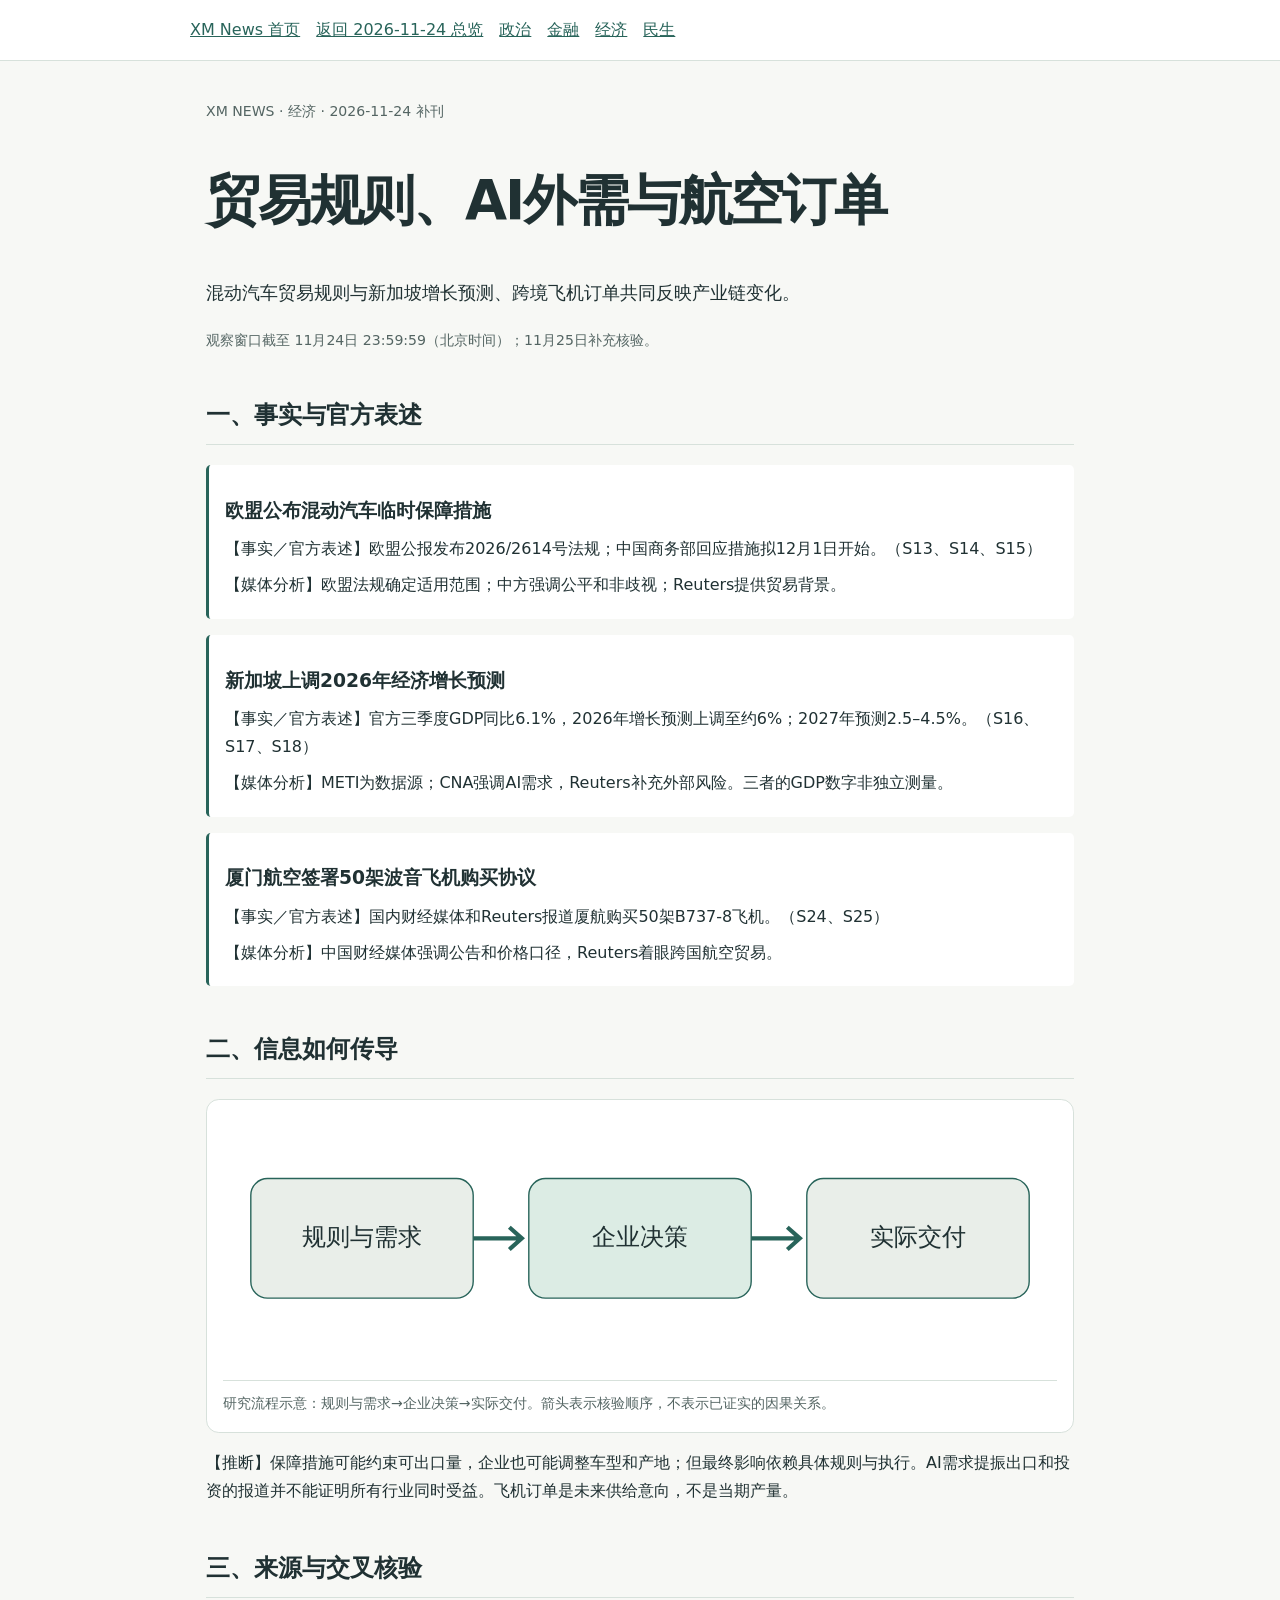
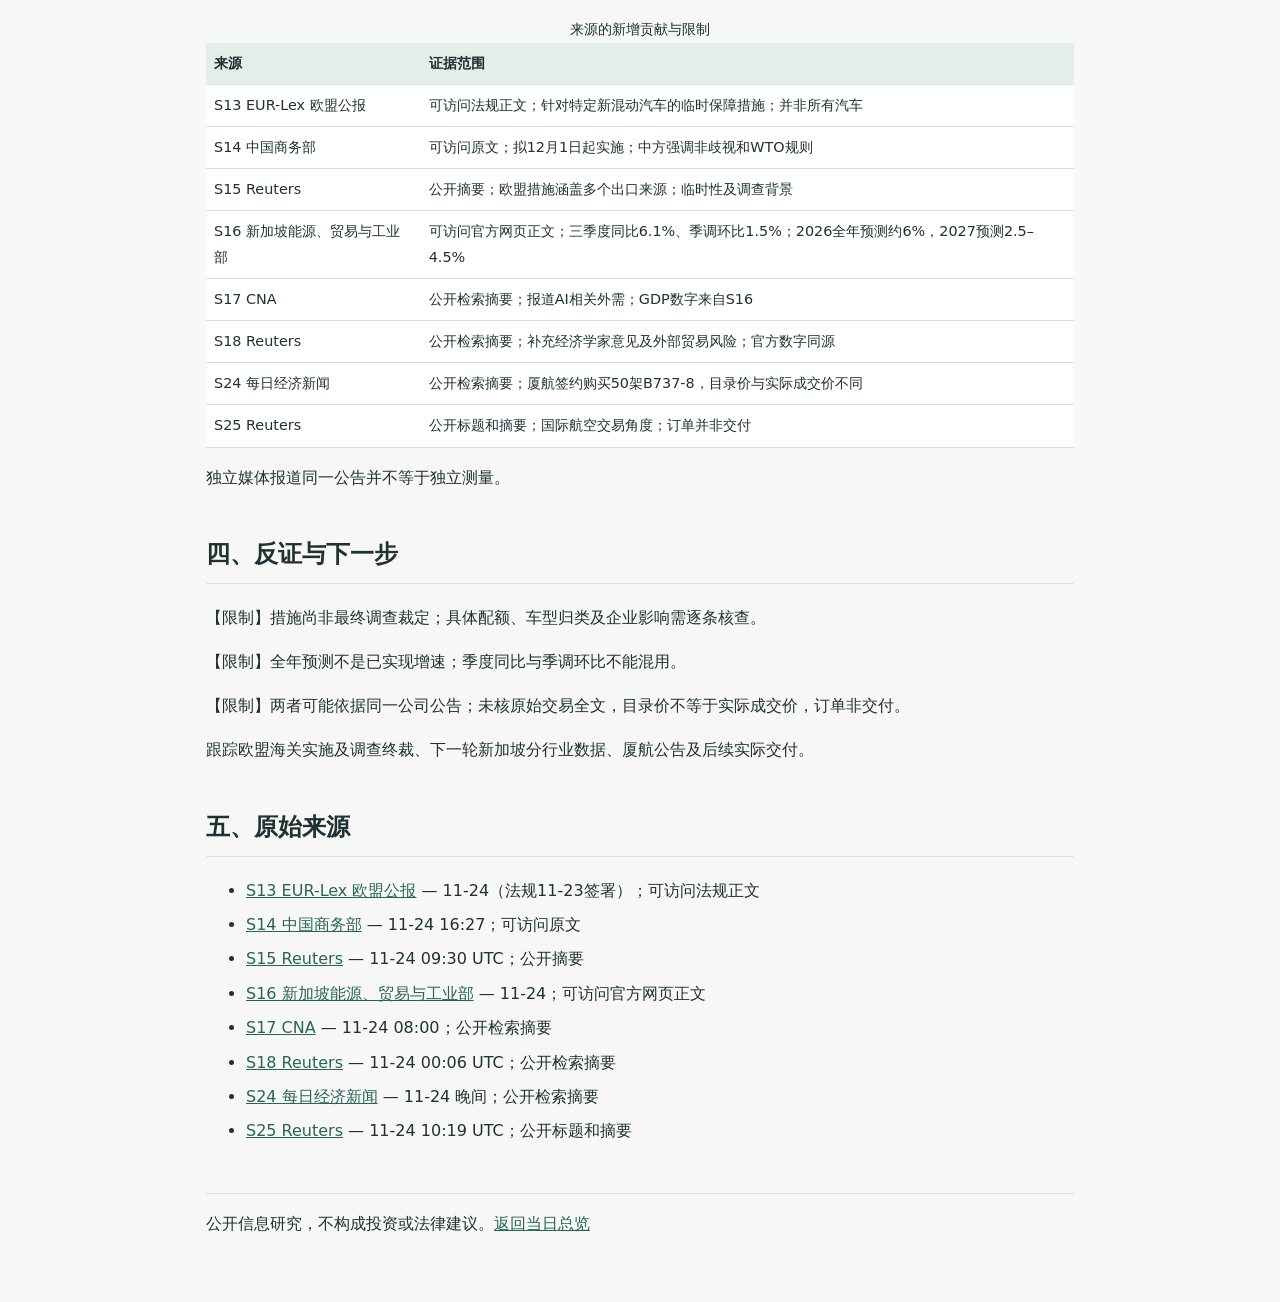
<file: sections/2026-11-24/economy/index.html>
<!doctype html><html lang="zh-CN"><head><meta charset="utf-8"><meta name="viewport" content="width=device-width,initial-scale=1"><meta name="description" content="混动汽车贸易规则与新加坡增长预测、跨境飞机订单共同反映产业链变化。"><link rel="canonical" href="https://1998x-stack.github.io/xm-news/issues/2026-11-24/economy/"><title>贸易规则、AI外需与航空订单｜XM News 2026-11-24</title><style>:root{color-scheme:light;--ink:#203133;--paper:#f7f8f5;--accent:#28645a;--line:#d7e1db}*{box-sizing:border-box}body{margin:0;background:var(--paper);color:var(--ink);font:16px/1.75 system-ui,sans-serif}a{color:var(--accent);overflow-wrap:anywhere}a:focus-visible{outline:3px solid #945a20;outline-offset:4px}header{background:#fff;border-bottom:1px solid var(--line);padding:1rem}nav,main{max-width:900px;margin:auto}nav{display:flex;gap:1rem;flex-wrap:wrap}main{padding:1.5rem 1rem 4rem}h1{font-size:clamp(2rem,5vw,3.4rem);line-height:1.16;letter-spacing:-.04em}h2{margin-top:2.6rem;border-bottom:1px solid var(--line);padding-bottom:.5rem}h3{margin-bottom:.3rem}.meta,figcaption{color:#546563;font-size:.88rem}.lead{font-size:1.15rem}article section{margin:1.5rem 0}.event{border-left:3px solid var(--accent);background:#fff;padding:.7rem 1rem;margin:1rem 0;border-radius:.3rem}.event p{margin:.5rem 0}figure{background:#fff;border:1px solid var(--line);border-radius:.8rem;padding:1rem;margin:1rem 0}svg{display:block;width:100%;height:auto}figcaption{padding-top:.65rem;border-top:1px solid var(--line)}table{border-collapse:collapse;width:100%;background:#fff;font-size:.9rem}th,td{padding:.5rem;border-bottom:1px solid var(--line);text-align:left;vertical-align:top;overflow-wrap:anywhere}th{background:#e2eee7}li{margin:.4rem 0}footer{border-top:1px solid var(--line);margin-top:3rem;padding-top:1rem}@media(max-width:420px){body{font-size:15px}main{padding:1rem .8rem 3rem}th,td{padding:.35rem;font-size:.8rem}}@media print{header{display:none}body{background:white}figure,.event{break-inside:avoid}}</style></head><body><header><nav aria-label="日期及专题导航"><a href="https://1998x-stack.github.io/xm-news/">XM News 首页</a><a href="https://1998x-stack.github.io/xm-news/issues/2026-11-24/">返回 2026-11-24 总览</a><a href="https://1998x-stack.github.io/xm-news/issues/2026-11-24/politics/">政治</a><a href="https://1998x-stack.github.io/xm-news/issues/2026-11-24/finance/">金融</a><a href="https://1998x-stack.github.io/xm-news/issues/2026-11-24/economy/" aria-current="page">经济</a><a href="https://1998x-stack.github.io/xm-news/issues/2026-11-24/livelihood/">民生</a></nav></header><main><article><p class="meta">XM NEWS · 经济 · 2026-11-24 补刊</p><h1>贸易规则、AI外需与航空订单</h1><p class="lead">混动汽车贸易规则与新加坡增长预测、跨境飞机订单共同反映产业链变化。</p><p class="meta">观察窗口截至 11月24日 23:59:59（北京时间）；11月25日补充核验。</p><section><h2>一、事实与官方表述</h2><div class="event"><h3>欧盟公布混动汽车临时保障措施</h3><p>【事实／官方表述】欧盟公报发布2026/2614号法规；中国商务部回应措施拟12月1日开始。（S13、S14、S15）</p><p>【媒体分析】欧盟法规确定适用范围；中方强调公平和非歧视；Reuters提供贸易背景。</p></div><div class="event"><h3>新加坡上调2026年经济增长预测</h3><p>【事实／官方表述】官方三季度GDP同比6.1%，2026年增长预测上调至约6%；2027年预测2.5–4.5%。（S16、S17、S18）</p><p>【媒体分析】METI为数据源；CNA强调AI需求，Reuters补充外部风险。三者的GDP数字非独立测量。</p></div><div class="event"><h3>厦门航空签署50架波音飞机购买协议</h3><p>【事实／官方表述】国内财经媒体和Reuters报道厦航购买50架B737-8飞机。（S24、S25）</p><p>【媒体分析】中国财经媒体强调公告和价格口径，Reuters着眼跨国航空贸易。</p></div></section><section><h2>二、信息如何传导</h2><figure><svg viewBox="0 0 600 190" role="img" aria-labelledby="diagram-title diagram-desc" xmlns="http://www.w3.org/2000/svg"><title id="diagram-title">贸易规则、AI外需与航空订单的证据路径</title><desc id="diagram-desc">规则与需求→企业决策→实际交付；箭头为研究路径，不代表已证明的因果关系。</desc><rect x="20" y="45" width="160" height="86" rx="12" fill="#e9eee9" stroke="#28645a"/><text x="100" y="93" text-anchor="middle" font-size="17" fill="#203133">规则与需求</text><path d="M180 88h35m-9-8 9 8-9 8" fill="none" stroke="#28645a" stroke-width="3"/><rect x="220" y="45" width="160" height="86" rx="12" fill="#dcece4" stroke="#28645a"/><text x="300" y="93" text-anchor="middle" font-size="17" fill="#203133">企业决策</text><path d="M380 88h35m-9-8 9 8-9 8" fill="none" stroke="#28645a" stroke-width="3"/><rect x="420" y="45" width="160" height="86" rx="12" fill="#e9eee9" stroke="#28645a"/><text x="500" y="93" text-anchor="middle" font-size="17" fill="#203133">实际交付</text></svg><figcaption>研究流程示意：规则与需求→企业决策→实际交付。箭头表示核验顺序，不表示已证实的因果关系。</figcaption></figure><p>【推断】保障措施可能约束可出口量，企业也可能调整车型和产地；但最终影响依赖具体规则与执行。AI需求提振出口和投资的报道并不能证明所有行业同时受益。飞机订单是未来供给意向，不是当期产量。</p></section><section><h2>三、来源与交叉核验</h2><table><caption>来源的新增贡献与限制</caption><thead><tr><th>来源</th><th>证据范围</th></tr></thead><tbody><tr><td>S13 EUR-Lex 欧盟公报</td><td>可访问法规正文；针对特定新混动汽车的临时保障措施；并非所有汽车</td></tr><tr><td>S14 中国商务部</td><td>可访问原文；拟12月1日起实施；中方强调非歧视和WTO规则</td></tr><tr><td>S15 Reuters</td><td>公开摘要；欧盟措施涵盖多个出口来源；临时性及调查背景</td></tr><tr><td>S16 新加坡能源、贸易与工业部</td><td>可访问官方网页正文；三季度同比6.1%、季调环比1.5%；2026全年预测约6%，2027预测2.5–4.5%</td></tr><tr><td>S17 CNA</td><td>公开检索摘要；报道AI相关外需；GDP数字来自S16</td></tr><tr><td>S18 Reuters</td><td>公开检索摘要；补充经济学家意见及外部贸易风险；官方数字同源</td></tr><tr><td>S24 每日经济新闻</td><td>公开检索摘要；厦航签约购买50架B737-8，目录价与实际成交价不同</td></tr><tr><td>S25 Reuters</td><td>公开标题和摘要；国际航空交易角度；订单并非交付</td></tr></tbody></table><p>独立媒体报道同一公告并不等于独立测量。</p></section><section><h2>四、反证与下一步</h2><p>【限制】措施尚非最终调查裁定；具体配额、车型归类及企业影响需逐条核查。</p><p>【限制】全年预测不是已实现增速；季度同比与季调环比不能混用。</p><p>【限制】两者可能依据同一公司公告；未核原始交易全文，目录价不等于实际成交价，订单非交付。</p><p>跟踪欧盟海关实施及调查终裁、下一轮新加坡分行业数据、厦航公告及后续实际交付。</p></section><section><h2>五、原始来源</h2><ul><li><a href="https://eur-lex.europa.eu/eli/reg_impl/2026/2614/oj">S13 EUR-Lex 欧盟公报</a> — 11-24（法规11-23签署）；可访问法规正文</li><li><a href="https://www.mofcom.gov.cn/xwfb/xwfyrth/art/2026/art_67a40650300a4ef396543f5964c7748b.html">S14 中国商务部</a> — 11-24 16:27；可访问原文</li><li><a href="https://www.reuters.com/world/china/eu-sets-limits-hybrid-vehicle-imports-china-other-countries-2026-11-24/">S15 Reuters</a> — 11-24 09:30 UTC；公开摘要</li><li><a href="https://www.meti.gov.sg/newsroom/meti-upgrades-gdp-growth-forecast-for-2026-to--around-6-0-per-cent--and-forecasts-gdp-growth-of--2-5-to-4-5-per-cent--for-2027/">S16 新加坡能源、贸易与工业部</a> — 11-24；可访问官方网页正文</li><li><a href="https://www.channelnewsasia.com/singapore/economy-gdp-growth-q3-forecast-meti-6573976">S17 CNA</a> — 11-24 08:00；公开检索摘要</li><li><a href="https://www.reuters.com/markets/asia/singapore-third-quarter-gdp-grows-61-2026-11-24/">S18 Reuters</a> — 11-24 00:06 UTC；公开检索摘要</li><li><a href="https://www.nbd.com.cn/articles/2026-11-24/4657714.html">S24 每日经济新闻</a> — 11-24 晚间；公开检索摘要</li><li><a href="https://www.reuters.com/world/asia-pacific/china-southern-airlines-unit-buy-50-boeing-737-8-aircraft-2026-11-24/">S25 Reuters</a> — 11-24 10:19 UTC；公开标题和摘要</li></ul></section><footer>公开信息研究，不构成投资或法律建议。<a href="https://1998x-stack.github.io/xm-news/issues/2026-11-24/">返回当日总览</a></footer></article></main></body></html>
</file>
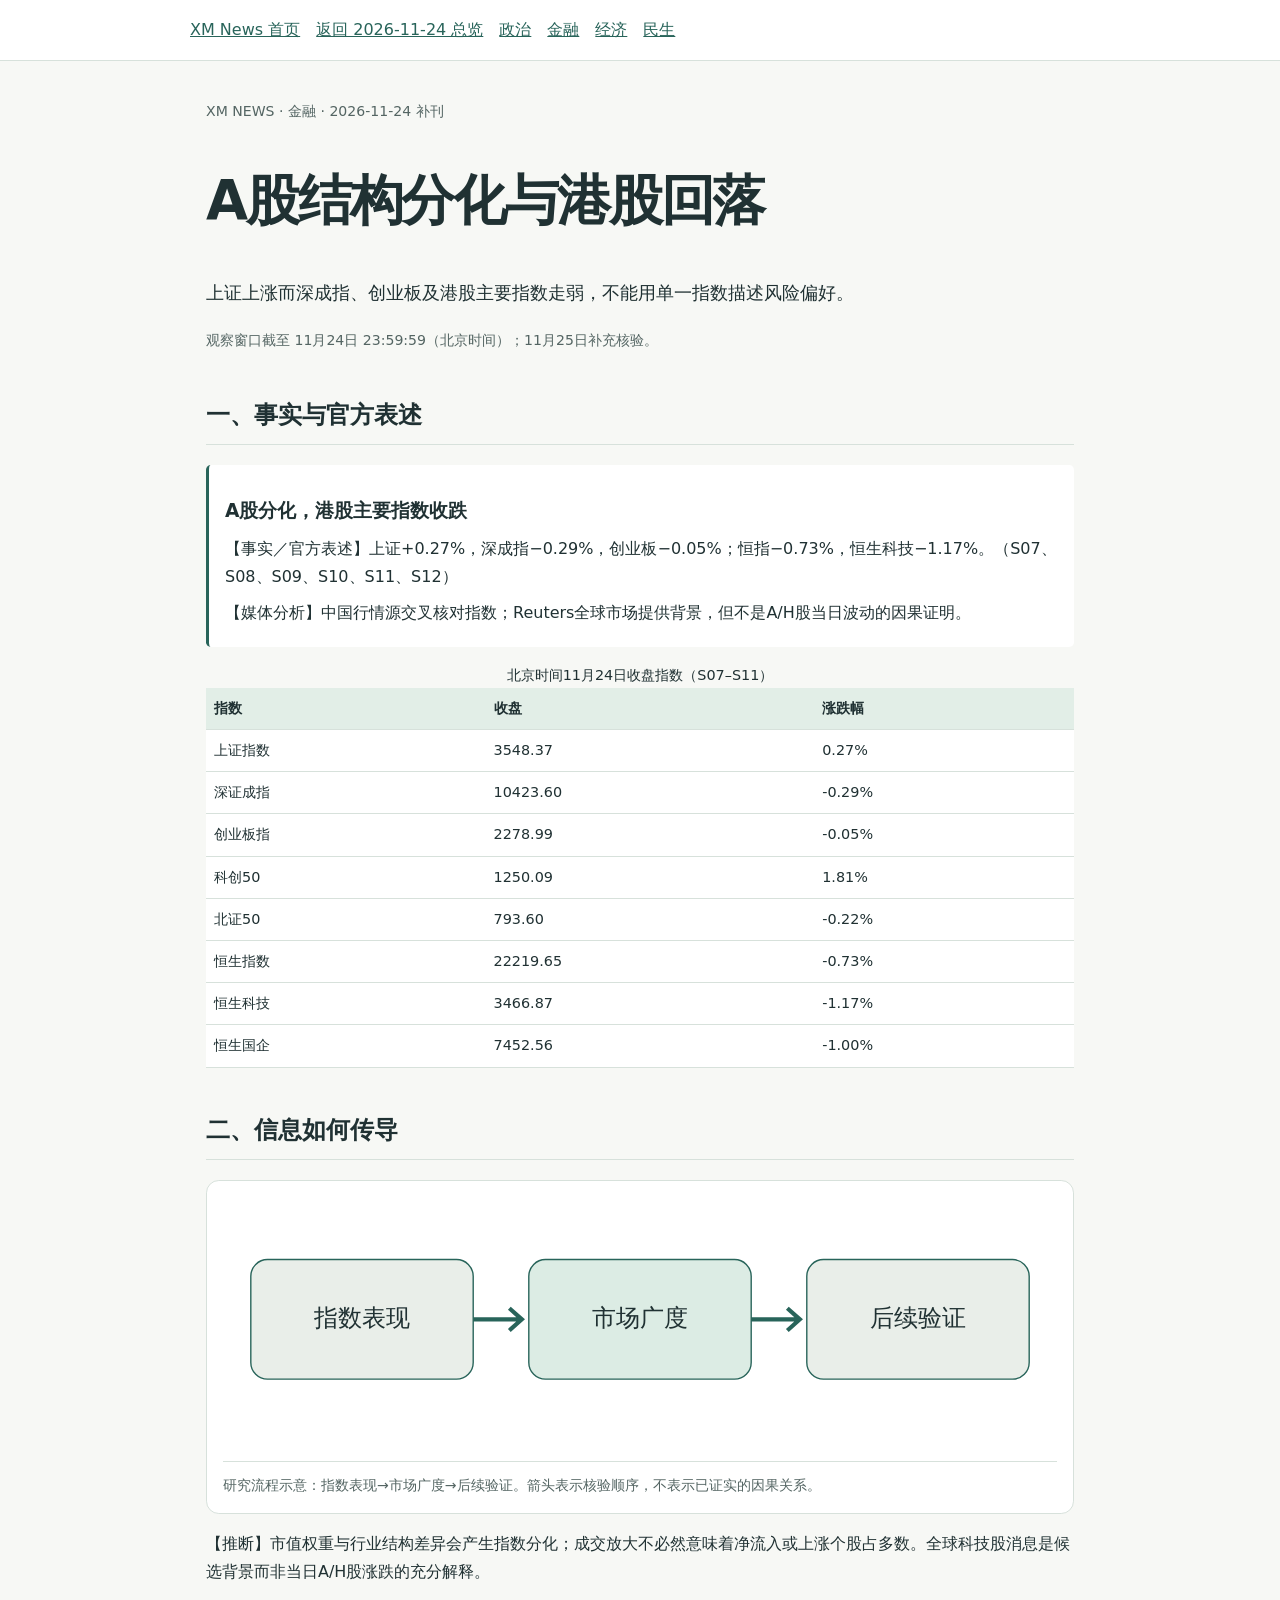
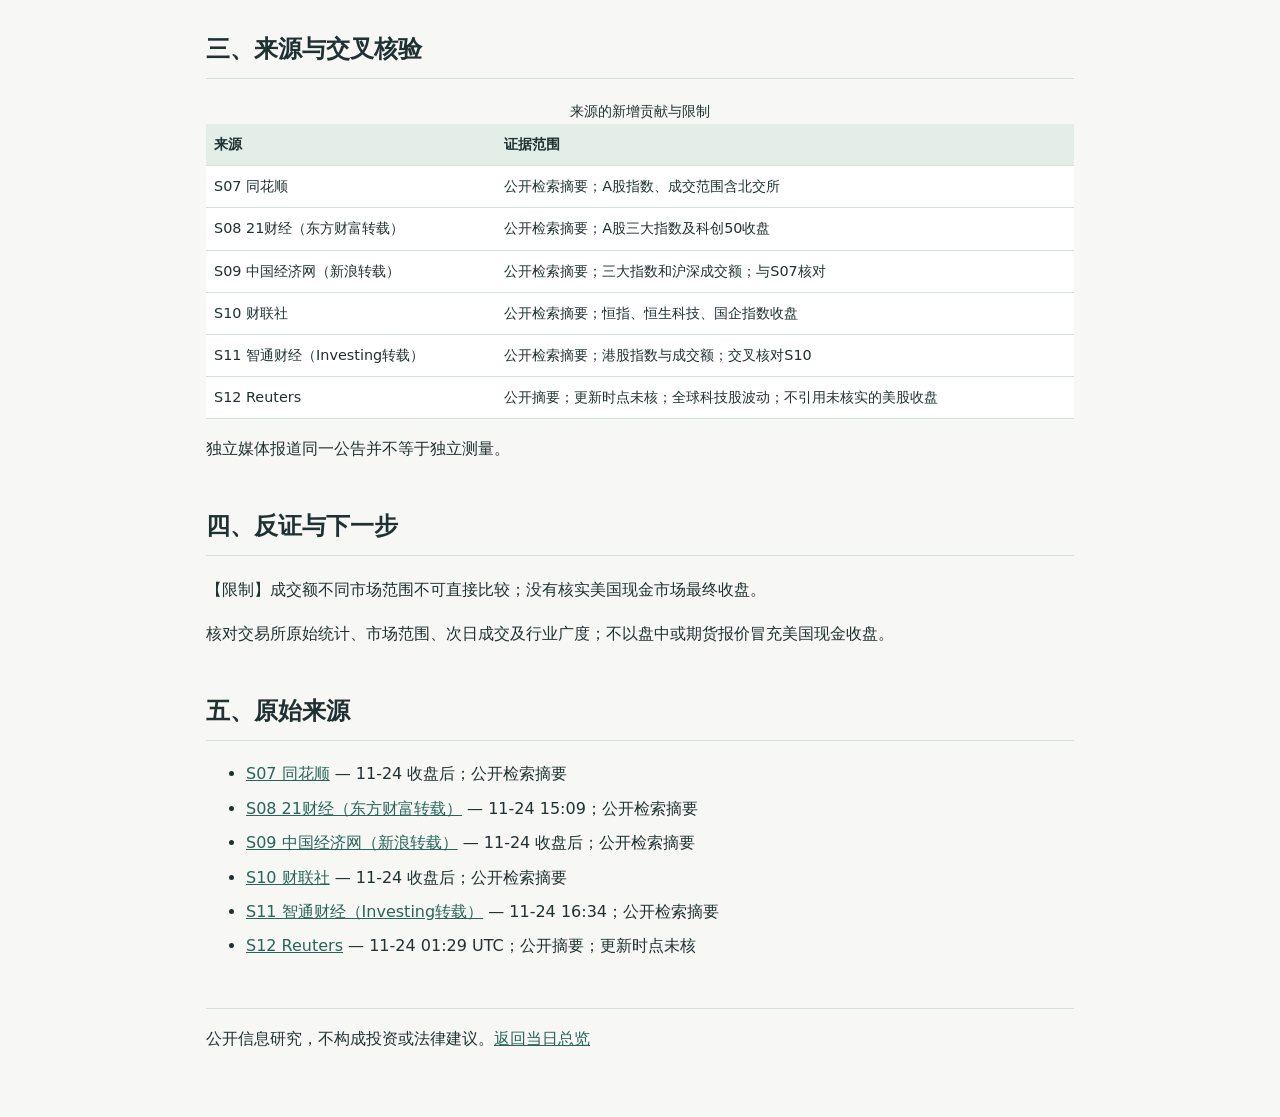
<file: sections/2026-11-24/finance/index.html>
<!doctype html><html lang="zh-CN"><head><meta charset="utf-8"><meta name="viewport" content="width=device-width,initial-scale=1"><meta name="description" content="上证上涨而深成指、创业板及港股主要指数走弱，不能用单一指数描述风险偏好。"><link rel="canonical" href="https://1998x-stack.github.io/xm-news/issues/2026-11-24/finance/"><title>A股结构分化与港股回落｜XM News 2026-11-24</title><style>:root{color-scheme:light;--ink:#203133;--paper:#f7f8f5;--accent:#28645a;--line:#d7e1db}*{box-sizing:border-box}body{margin:0;background:var(--paper);color:var(--ink);font:16px/1.75 system-ui,sans-serif}a{color:var(--accent);overflow-wrap:anywhere}a:focus-visible{outline:3px solid #945a20;outline-offset:4px}header{background:#fff;border-bottom:1px solid var(--line);padding:1rem}nav,main{max-width:900px;margin:auto}nav{display:flex;gap:1rem;flex-wrap:wrap}main{padding:1.5rem 1rem 4rem}h1{font-size:clamp(2rem,5vw,3.4rem);line-height:1.16;letter-spacing:-.04em}h2{margin-top:2.6rem;border-bottom:1px solid var(--line);padding-bottom:.5rem}h3{margin-bottom:.3rem}.meta,figcaption{color:#546563;font-size:.88rem}.lead{font-size:1.15rem}article section{margin:1.5rem 0}.event{border-left:3px solid var(--accent);background:#fff;padding:.7rem 1rem;margin:1rem 0;border-radius:.3rem}.event p{margin:.5rem 0}figure{background:#fff;border:1px solid var(--line);border-radius:.8rem;padding:1rem;margin:1rem 0}svg{display:block;width:100%;height:auto}figcaption{padding-top:.65rem;border-top:1px solid var(--line)}table{border-collapse:collapse;width:100%;background:#fff;font-size:.9rem}th,td{padding:.5rem;border-bottom:1px solid var(--line);text-align:left;vertical-align:top;overflow-wrap:anywhere}th{background:#e2eee7}li{margin:.4rem 0}footer{border-top:1px solid var(--line);margin-top:3rem;padding-top:1rem}@media(max-width:420px){body{font-size:15px}main{padding:1rem .8rem 3rem}th,td{padding:.35rem;font-size:.8rem}}@media print{header{display:none}body{background:white}figure,.event{break-inside:avoid}}</style></head><body><header><nav aria-label="日期及专题导航"><a href="https://1998x-stack.github.io/xm-news/">XM News 首页</a><a href="https://1998x-stack.github.io/xm-news/issues/2026-11-24/">返回 2026-11-24 总览</a><a href="https://1998x-stack.github.io/xm-news/issues/2026-11-24/politics/">政治</a><a href="https://1998x-stack.github.io/xm-news/issues/2026-11-24/finance/" aria-current="page">金融</a><a href="https://1998x-stack.github.io/xm-news/issues/2026-11-24/economy/">经济</a><a href="https://1998x-stack.github.io/xm-news/issues/2026-11-24/livelihood/">民生</a></nav></header><main><article><p class="meta">XM NEWS · 金融 · 2026-11-24 补刊</p><h1>A股结构分化与港股回落</h1><p class="lead">上证上涨而深成指、创业板及港股主要指数走弱，不能用单一指数描述风险偏好。</p><p class="meta">观察窗口截至 11月24日 23:59:59（北京时间）；11月25日补充核验。</p><section><h2>一、事实与官方表述</h2><div class="event"><h3>A股分化，港股主要指数收跌</h3><p>【事实／官方表述】上证+0.27%，深成指−0.29%，创业板−0.05%；恒指−0.73%，恒生科技−1.17%。（S07、S08、S09、S10、S11、S12）</p><p>【媒体分析】中国行情源交叉核对指数；Reuters全球市场提供背景，但不是A/H股当日波动的因果证明。</p></div><table><caption>北京时间11月24日收盘指数（S07–S11）</caption><thead><tr><th>指数</th><th>收盘</th><th>涨跌幅</th></tr></thead><tbody><tr><td>上证指数</td><td>3548.37</td><td>0.27%</td></tr><tr><td>深证成指</td><td>10423.60</td><td>-0.29%</td></tr><tr><td>创业板指</td><td>2278.99</td><td>-0.05%</td></tr><tr><td>科创50</td><td>1250.09</td><td>1.81%</td></tr><tr><td>北证50</td><td>793.60</td><td>-0.22%</td></tr><tr><td>恒生指数</td><td>22219.65</td><td>-0.73%</td></tr><tr><td>恒生科技</td><td>3466.87</td><td>-1.17%</td></tr><tr><td>恒生国企</td><td>7452.56</td><td>-1.00%</td></tr></tbody></table></section><section><h2>二、信息如何传导</h2><figure><svg viewBox="0 0 600 190" role="img" aria-labelledby="diagram-title diagram-desc" xmlns="http://www.w3.org/2000/svg"><title id="diagram-title">A股结构分化与港股回落的证据路径</title><desc id="diagram-desc">指数表现→市场广度→后续验证；箭头为研究路径，不代表已证明的因果关系。</desc><rect x="20" y="45" width="160" height="86" rx="12" fill="#e9eee9" stroke="#28645a"/><text x="100" y="93" text-anchor="middle" font-size="17" fill="#203133">指数表现</text><path d="M180 88h35m-9-8 9 8-9 8" fill="none" stroke="#28645a" stroke-width="3"/><rect x="220" y="45" width="160" height="86" rx="12" fill="#dcece4" stroke="#28645a"/><text x="300" y="93" text-anchor="middle" font-size="17" fill="#203133">市场广度</text><path d="M380 88h35m-9-8 9 8-9 8" fill="none" stroke="#28645a" stroke-width="3"/><rect x="420" y="45" width="160" height="86" rx="12" fill="#e9eee9" stroke="#28645a"/><text x="500" y="93" text-anchor="middle" font-size="17" fill="#203133">后续验证</text></svg><figcaption>研究流程示意：指数表现→市场广度→后续验证。箭头表示核验顺序，不表示已证实的因果关系。</figcaption></figure><p>【推断】市值权重与行业结构差异会产生指数分化；成交放大不必然意味着净流入或上涨个股占多数。全球科技股消息是候选背景而非当日A/H股涨跌的充分解释。</p></section><section><h2>三、来源与交叉核验</h2><table><caption>来源的新增贡献与限制</caption><thead><tr><th>来源</th><th>证据范围</th></tr></thead><tbody><tr><td>S07 同花顺</td><td>公开检索摘要；A股指数、成交范围含北交所</td></tr><tr><td>S08 21财经（东方财富转载）</td><td>公开检索摘要；A股三大指数及科创50收盘</td></tr><tr><td>S09 中国经济网（新浪转载）</td><td>公开检索摘要；三大指数和沪深成交额；与S07核对</td></tr><tr><td>S10 财联社</td><td>公开检索摘要；恒指、恒生科技、国企指数收盘</td></tr><tr><td>S11 智通财经（Investing转载）</td><td>公开检索摘要；港股指数与成交额；交叉核对S10</td></tr><tr><td>S12 Reuters</td><td>公开摘要；更新时点未核；全球科技股波动；不引用未核实的美股收盘</td></tr></tbody></table><p>独立媒体报道同一公告并不等于独立测量。</p></section><section><h2>四、反证与下一步</h2><p>【限制】成交额不同市场范围不可直接比较；没有核实美国现金市场最终收盘。</p><p>核对交易所原始统计、市场范围、次日成交及行业广度；不以盘中或期货报价冒充美国现金收盘。</p></section><section><h2>五、原始来源</h2><ul><li><a href="https://yuanchuang.10jqka.com.cn/20261124/c682148613.shtml">S07 同花顺</a> — 11-24 收盘后；公开检索摘要</li><li><a href="https://finance.eastmoney.com/a/202611243938405257.html">S08 21财经（东方财富转载）</a> — 11-24 15:09；公开检索摘要</li><li><a href="https://finance.sina.com.cn/jjxw/2026-11-24/doc-inizvuzi4791269.shtml">S09 中国经济网（新浪转载）</a> — 11-24 收盘后；公开检索摘要</li><li><a href="https://m.cls.cn/detail/2542948">S10 财联社</a> — 11-24 收盘后；公开检索摘要</li><li><a href="https://cn.investing.com/news/stock-market-news/article-3683328">S11 智通财经（Investing转载）</a> — 11-24 16:34；公开检索摘要</li><li><a href="https://www.reuters.com/world/china/global-markets-global-markets-2026-11-24/">S12 Reuters</a> — 11-24 01:29 UTC；公开摘要；更新时点未核</li></ul></section><footer>公开信息研究，不构成投资或法律建议。<a href="https://1998x-stack.github.io/xm-news/issues/2026-11-24/">返回当日总览</a></footer></article></main></body></html>
</file>
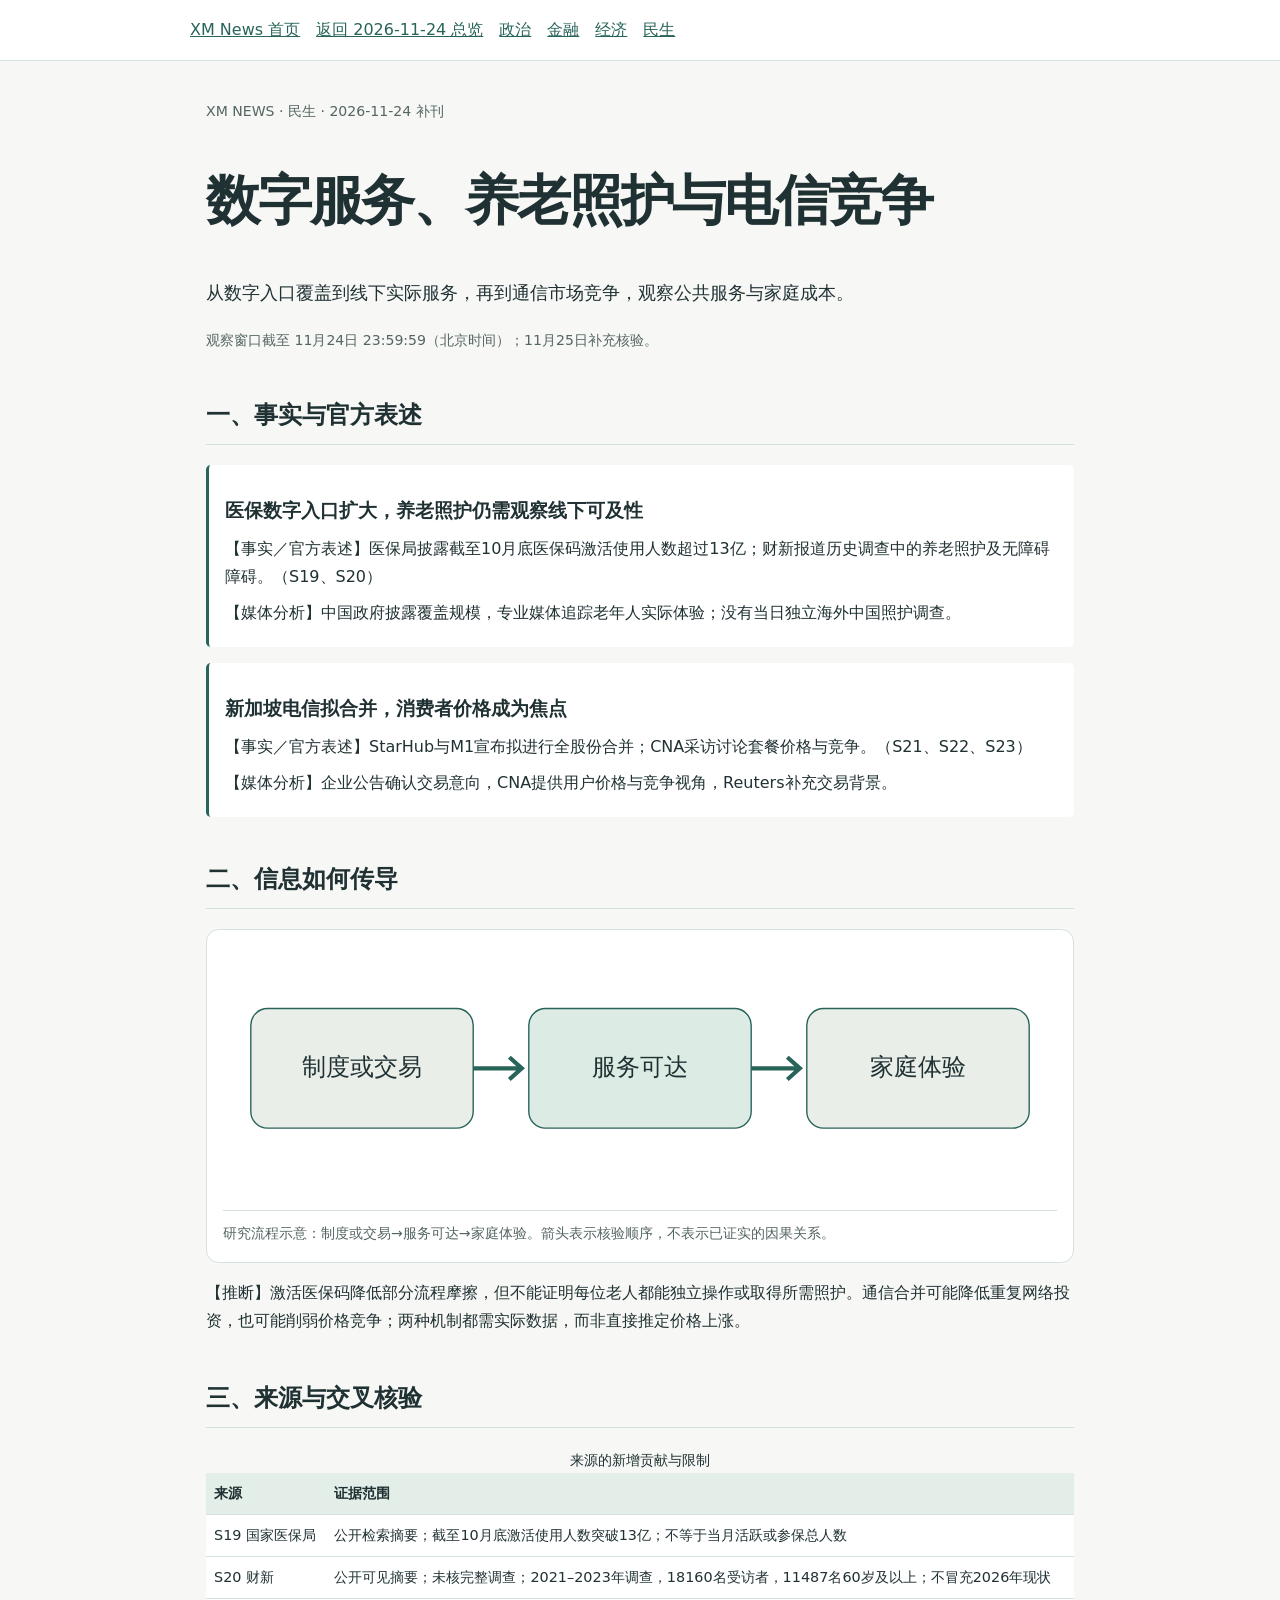
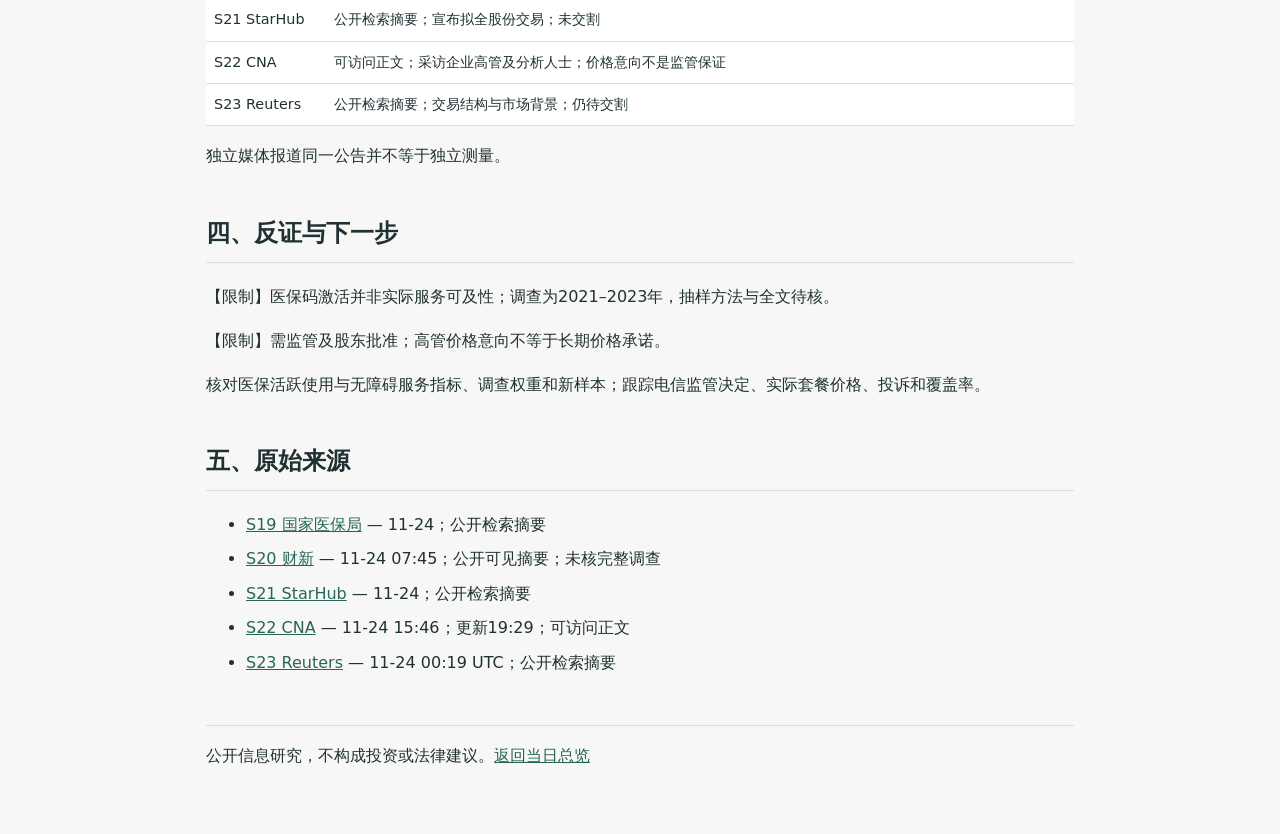
<file: sections/2026-11-24/livelihood/index.html>
<!doctype html><html lang="zh-CN"><head><meta charset="utf-8"><meta name="viewport" content="width=device-width,initial-scale=1"><meta name="description" content="从数字入口覆盖到线下实际服务，再到通信市场竞争，观察公共服务与家庭成本。"><link rel="canonical" href="https://1998x-stack.github.io/xm-news/issues/2026-11-24/livelihood/"><title>数字服务、养老照护与电信竞争｜XM News 2026-11-24</title><style>:root{color-scheme:light;--ink:#203133;--paper:#f7f8f5;--accent:#28645a;--line:#d7e1db}*{box-sizing:border-box}body{margin:0;background:var(--paper);color:var(--ink);font:16px/1.75 system-ui,sans-serif}a{color:var(--accent);overflow-wrap:anywhere}a:focus-visible{outline:3px solid #945a20;outline-offset:4px}header{background:#fff;border-bottom:1px solid var(--line);padding:1rem}nav,main{max-width:900px;margin:auto}nav{display:flex;gap:1rem;flex-wrap:wrap}main{padding:1.5rem 1rem 4rem}h1{font-size:clamp(2rem,5vw,3.4rem);line-height:1.16;letter-spacing:-.04em}h2{margin-top:2.6rem;border-bottom:1px solid var(--line);padding-bottom:.5rem}h3{margin-bottom:.3rem}.meta,figcaption{color:#546563;font-size:.88rem}.lead{font-size:1.15rem}article section{margin:1.5rem 0}.event{border-left:3px solid var(--accent);background:#fff;padding:.7rem 1rem;margin:1rem 0;border-radius:.3rem}.event p{margin:.5rem 0}figure{background:#fff;border:1px solid var(--line);border-radius:.8rem;padding:1rem;margin:1rem 0}svg{display:block;width:100%;height:auto}figcaption{padding-top:.65rem;border-top:1px solid var(--line)}table{border-collapse:collapse;width:100%;background:#fff;font-size:.9rem}th,td{padding:.5rem;border-bottom:1px solid var(--line);text-align:left;vertical-align:top;overflow-wrap:anywhere}th{background:#e2eee7}li{margin:.4rem 0}footer{border-top:1px solid var(--line);margin-top:3rem;padding-top:1rem}@media(max-width:420px){body{font-size:15px}main{padding:1rem .8rem 3rem}th,td{padding:.35rem;font-size:.8rem}}@media print{header{display:none}body{background:white}figure,.event{break-inside:avoid}}</style></head><body><header><nav aria-label="日期及专题导航"><a href="https://1998x-stack.github.io/xm-news/">XM News 首页</a><a href="https://1998x-stack.github.io/xm-news/issues/2026-11-24/">返回 2026-11-24 总览</a><a href="https://1998x-stack.github.io/xm-news/issues/2026-11-24/politics/">政治</a><a href="https://1998x-stack.github.io/xm-news/issues/2026-11-24/finance/">金融</a><a href="https://1998x-stack.github.io/xm-news/issues/2026-11-24/economy/">经济</a><a href="https://1998x-stack.github.io/xm-news/issues/2026-11-24/livelihood/" aria-current="page">民生</a></nav></header><main><article><p class="meta">XM NEWS · 民生 · 2026-11-24 补刊</p><h1>数字服务、养老照护与电信竞争</h1><p class="lead">从数字入口覆盖到线下实际服务，再到通信市场竞争，观察公共服务与家庭成本。</p><p class="meta">观察窗口截至 11月24日 23:59:59（北京时间）；11月25日补充核验。</p><section><h2>一、事实与官方表述</h2><div class="event"><h3>医保数字入口扩大，养老照护仍需观察线下可及性</h3><p>【事实／官方表述】医保局披露截至10月底医保码激活使用人数超过13亿；财新报道历史调查中的养老照护及无障碍障碍。（S19、S20）</p><p>【媒体分析】中国政府披露覆盖规模，专业媒体追踪老年人实际体验；没有当日独立海外中国照护调查。</p></div><div class="event"><h3>新加坡电信拟合并，消费者价格成为焦点</h3><p>【事实／官方表述】StarHub与M1宣布拟进行全股份合并；CNA采访讨论套餐价格与竞争。（S21、S22、S23）</p><p>【媒体分析】企业公告确认交易意向，CNA提供用户价格与竞争视角，Reuters补充交易背景。</p></div></section><section><h2>二、信息如何传导</h2><figure><svg viewBox="0 0 600 190" role="img" aria-labelledby="diagram-title diagram-desc" xmlns="http://www.w3.org/2000/svg"><title id="diagram-title">数字服务、养老照护与电信竞争的证据路径</title><desc id="diagram-desc">制度或交易→服务可达→家庭体验；箭头为研究路径，不代表已证明的因果关系。</desc><rect x="20" y="45" width="160" height="86" rx="12" fill="#e9eee9" stroke="#28645a"/><text x="100" y="93" text-anchor="middle" font-size="17" fill="#203133">制度或交易</text><path d="M180 88h35m-9-8 9 8-9 8" fill="none" stroke="#28645a" stroke-width="3"/><rect x="220" y="45" width="160" height="86" rx="12" fill="#dcece4" stroke="#28645a"/><text x="300" y="93" text-anchor="middle" font-size="17" fill="#203133">服务可达</text><path d="M380 88h35m-9-8 9 8-9 8" fill="none" stroke="#28645a" stroke-width="3"/><rect x="420" y="45" width="160" height="86" rx="12" fill="#e9eee9" stroke="#28645a"/><text x="500" y="93" text-anchor="middle" font-size="17" fill="#203133">家庭体验</text></svg><figcaption>研究流程示意：制度或交易→服务可达→家庭体验。箭头表示核验顺序，不表示已证实的因果关系。</figcaption></figure><p>【推断】激活医保码降低部分流程摩擦，但不能证明每位老人都能独立操作或取得所需照护。通信合并可能降低重复网络投资，也可能削弱价格竞争；两种机制都需实际数据，而非直接推定价格上涨。</p></section><section><h2>三、来源与交叉核验</h2><table><caption>来源的新增贡献与限制</caption><thead><tr><th>来源</th><th>证据范围</th></tr></thead><tbody><tr><td>S19 国家医保局</td><td>公开检索摘要；截至10月底激活使用人数突破13亿；不等于当月活跃或参保总人数</td></tr><tr><td>S20 财新</td><td>公开可见摘要；未核完整调查；2021–2023年调查，18160名受访者，11487名60岁及以上；不冒充2026年现状</td></tr><tr><td>S21 StarHub</td><td>公开检索摘要；宣布拟全股份交易；未交割</td></tr><tr><td>S22 CNA</td><td>可访问正文；采访企业高管及分析人士；价格意向不是监管保证</td></tr><tr><td>S23 Reuters</td><td>公开检索摘要；交易结构与市场背景；仍待交割</td></tr></tbody></table><p>独立媒体报道同一公告并不等于独立测量。</p></section><section><h2>四、反证与下一步</h2><p>【限制】医保码激活并非实际服务可及性；调查为2021–2023年，抽样方法与全文待核。</p><p>【限制】需监管及股东批准；高管价格意向不等于长期价格承诺。</p><p>核对医保活跃使用与无障碍服务指标、调查权重和新样本；跟踪电信监管决定、实际套餐价格、投诉和覆盖率。</p></section><section><h2>五、原始来源</h2><ul><li><a href="https://www.nhsa.gov.cn/art/2026/11/24/art_14_23515.html">S19 国家医保局</a> — 11-24；公开检索摘要</li><li><a href="https://www.caixin.com/2026-11-24/102508148.html">S20 财新</a> — 11-24 07:45；公开可见摘要；未核完整调查</li><li><a href="https://www.starhub.com/about-us/newsroom/2026/November/starhub-and-m1-to-combine-creating-a-stronger-connectivity-and-digital-services-group-in-singapore.html">S21 StarHub</a> — 11-24；公开检索摘要</li><li><a href="https://www.channelnewsasia.com/business/starhub-m1-merger-circles-acquisition-mobile-price-plan-profits-6577486">S22 CNA</a> — 11-24 15:46；更新19:29；可访问正文</li><li><a href="https://www.reuters.com/business/retail-consumer/singapores-starhub-buy-keppel-backed-m1-38-billion-all-share-deal-2026-11-24/">S23 Reuters</a> — 11-24 00:19 UTC；公开检索摘要</li></ul></section><footer>公开信息研究，不构成投资或法律建议。<a href="https://1998x-stack.github.io/xm-news/issues/2026-11-24/">返回当日总览</a></footer></article></main></body></html>
</file>
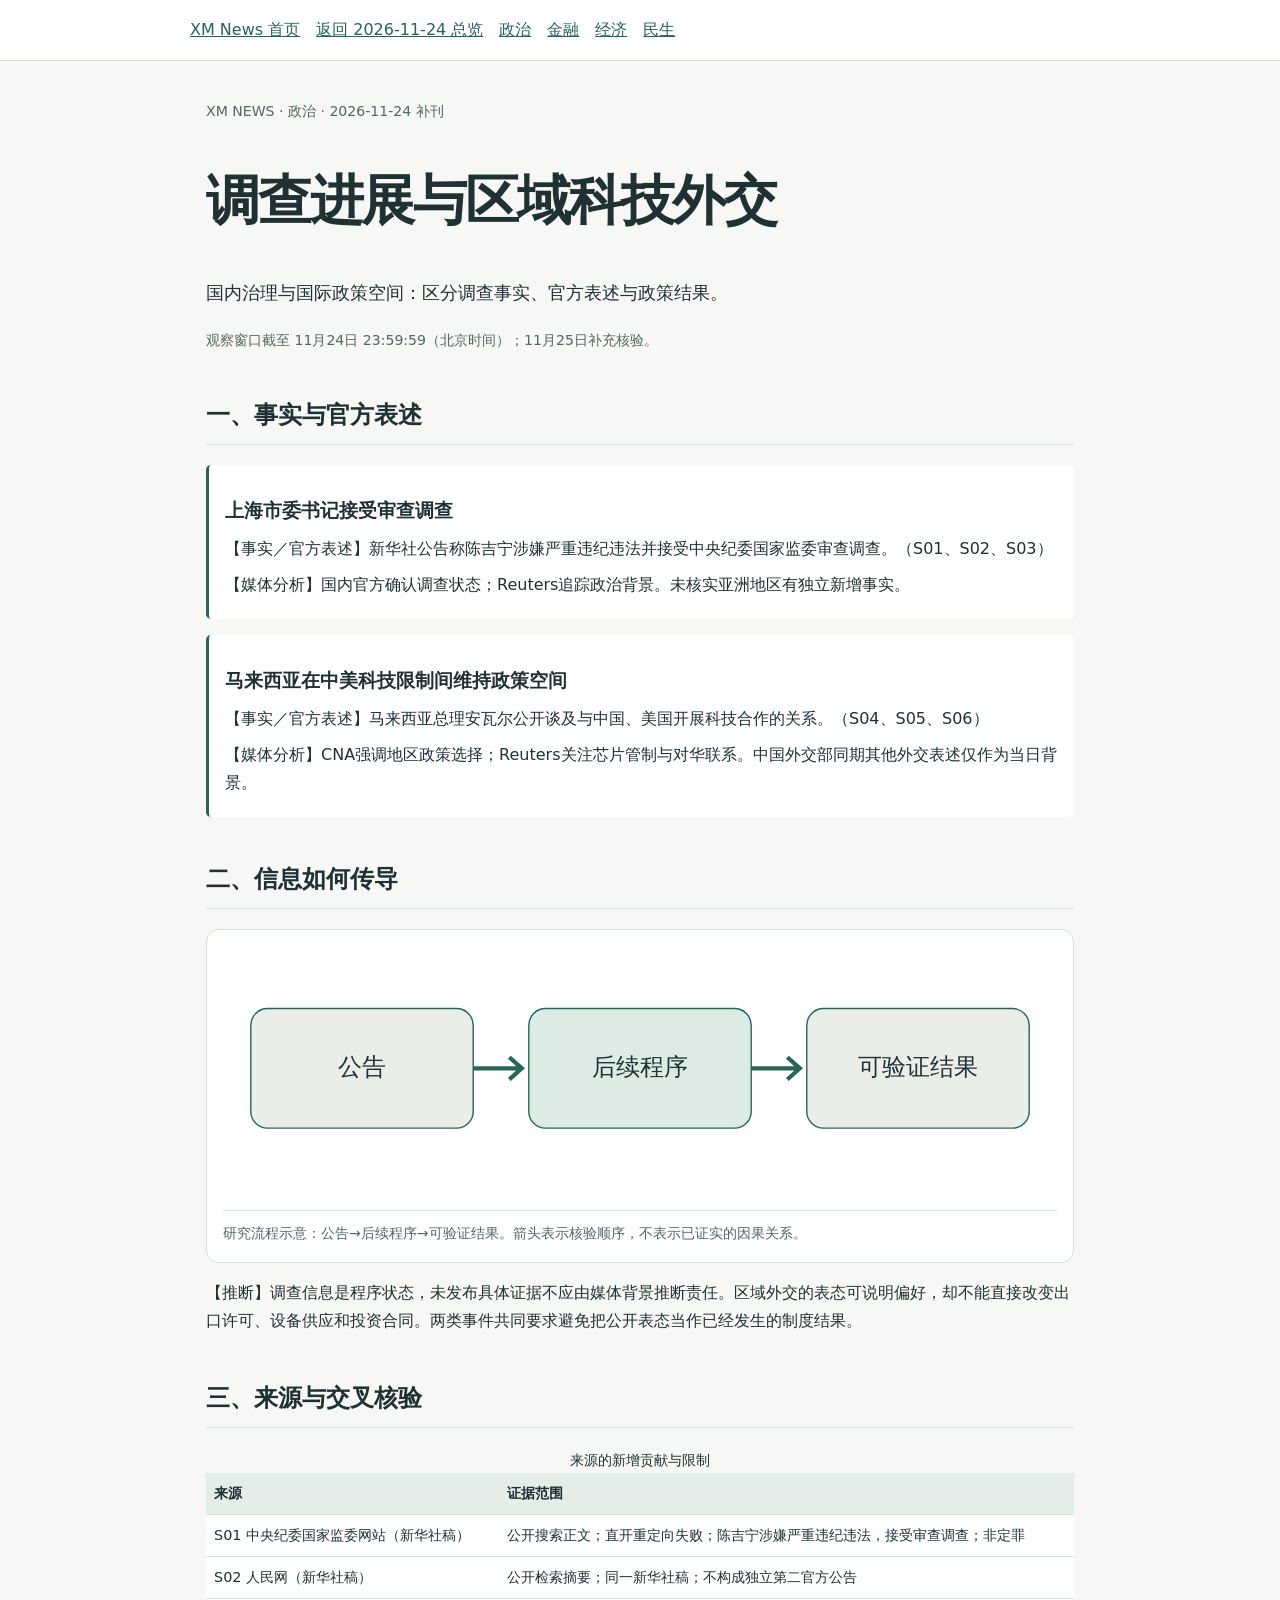
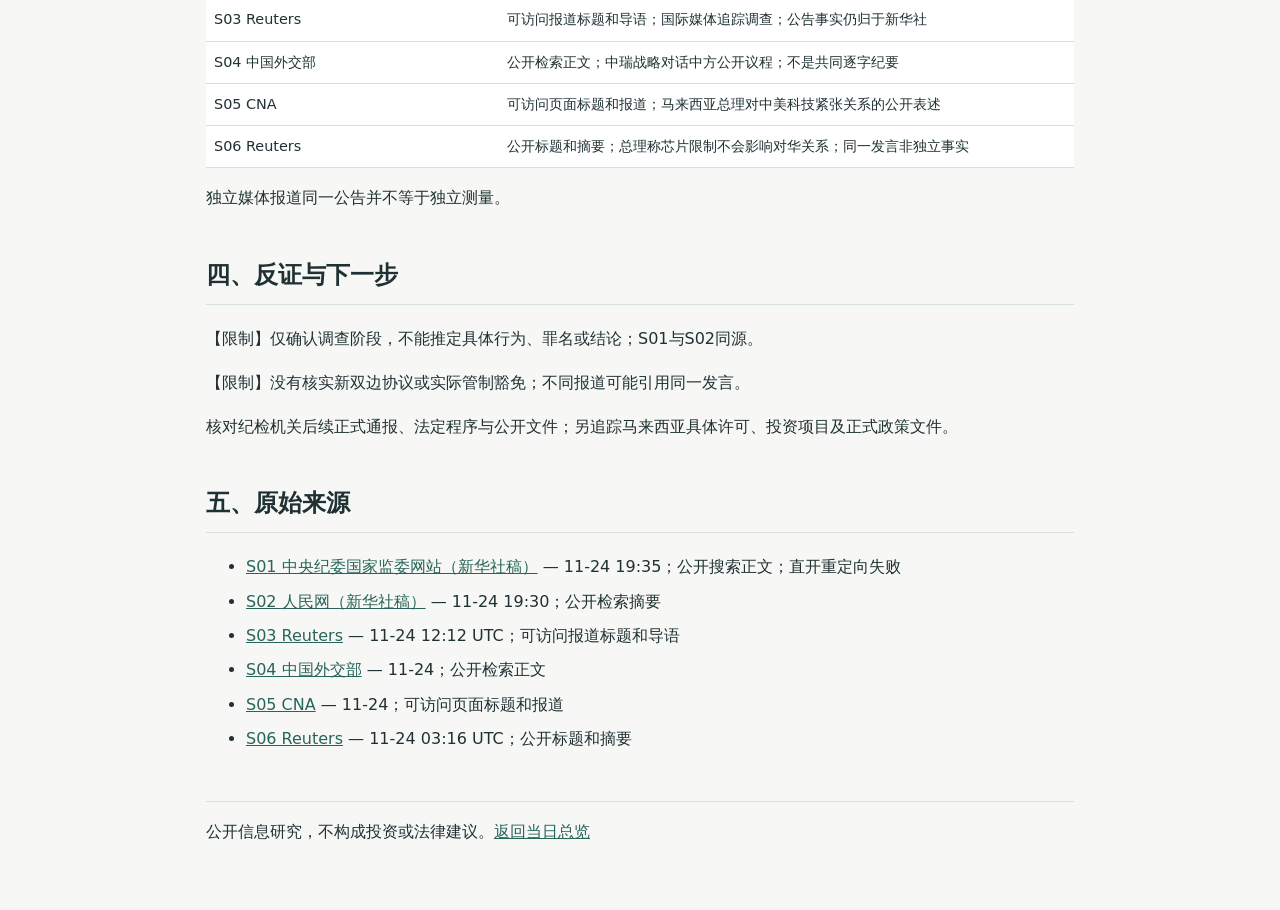
<file: sections/2026-11-24/politics/index.html>
<!doctype html><html lang="zh-CN"><head><meta charset="utf-8"><meta name="viewport" content="width=device-width,initial-scale=1"><meta name="description" content="国内治理与国际政策空间：区分调查事实、官方表述与政策结果。"><link rel="canonical" href="https://1998x-stack.github.io/xm-news/issues/2026-11-24/politics/"><title>调查进展与区域科技外交｜XM News 2026-11-24</title><style>:root{color-scheme:light;--ink:#203133;--paper:#f7f8f5;--accent:#28645a;--line:#d7e1db}*{box-sizing:border-box}body{margin:0;background:var(--paper);color:var(--ink);font:16px/1.75 system-ui,sans-serif}a{color:var(--accent);overflow-wrap:anywhere}a:focus-visible{outline:3px solid #945a20;outline-offset:4px}header{background:#fff;border-bottom:1px solid var(--line);padding:1rem}nav,main{max-width:900px;margin:auto}nav{display:flex;gap:1rem;flex-wrap:wrap}main{padding:1.5rem 1rem 4rem}h1{font-size:clamp(2rem,5vw,3.4rem);line-height:1.16;letter-spacing:-.04em}h2{margin-top:2.6rem;border-bottom:1px solid var(--line);padding-bottom:.5rem}h3{margin-bottom:.3rem}.meta,figcaption{color:#546563;font-size:.88rem}.lead{font-size:1.15rem}article section{margin:1.5rem 0}.event{border-left:3px solid var(--accent);background:#fff;padding:.7rem 1rem;margin:1rem 0;border-radius:.3rem}.event p{margin:.5rem 0}figure{background:#fff;border:1px solid var(--line);border-radius:.8rem;padding:1rem;margin:1rem 0}svg{display:block;width:100%;height:auto}figcaption{padding-top:.65rem;border-top:1px solid var(--line)}table{border-collapse:collapse;width:100%;background:#fff;font-size:.9rem}th,td{padding:.5rem;border-bottom:1px solid var(--line);text-align:left;vertical-align:top;overflow-wrap:anywhere}th{background:#e2eee7}li{margin:.4rem 0}footer{border-top:1px solid var(--line);margin-top:3rem;padding-top:1rem}@media(max-width:420px){body{font-size:15px}main{padding:1rem .8rem 3rem}th,td{padding:.35rem;font-size:.8rem}}@media print{header{display:none}body{background:white}figure,.event{break-inside:avoid}}</style></head><body><header><nav aria-label="日期及专题导航"><a href="https://1998x-stack.github.io/xm-news/">XM News 首页</a><a href="https://1998x-stack.github.io/xm-news/issues/2026-11-24/">返回 2026-11-24 总览</a><a href="https://1998x-stack.github.io/xm-news/issues/2026-11-24/politics/" aria-current="page">政治</a><a href="https://1998x-stack.github.io/xm-news/issues/2026-11-24/finance/">金融</a><a href="https://1998x-stack.github.io/xm-news/issues/2026-11-24/economy/">经济</a><a href="https://1998x-stack.github.io/xm-news/issues/2026-11-24/livelihood/">民生</a></nav></header><main><article><p class="meta">XM NEWS · 政治 · 2026-11-24 补刊</p><h1>调查进展与区域科技外交</h1><p class="lead">国内治理与国际政策空间：区分调查事实、官方表述与政策结果。</p><p class="meta">观察窗口截至 11月24日 23:59:59（北京时间）；11月25日补充核验。</p><section><h2>一、事实与官方表述</h2><div class="event"><h3>上海市委书记接受审查调查</h3><p>【事实／官方表述】新华社公告称陈吉宁涉嫌严重违纪违法并接受中央纪委国家监委审查调查。（S01、S02、S03）</p><p>【媒体分析】国内官方确认调查状态；Reuters追踪政治背景。未核实亚洲地区有独立新增事实。</p></div><div class="event"><h3>马来西亚在中美科技限制间维持政策空间</h3><p>【事实／官方表述】马来西亚总理安瓦尔公开谈及与中国、美国开展科技合作的关系。（S04、S05、S06）</p><p>【媒体分析】CNA强调地区政策选择；Reuters关注芯片管制与对华联系。中国外交部同期其他外交表述仅作为当日背景。</p></div></section><section><h2>二、信息如何传导</h2><figure><svg viewBox="0 0 600 190" role="img" aria-labelledby="diagram-title diagram-desc" xmlns="http://www.w3.org/2000/svg"><title id="diagram-title">调查进展与区域科技外交的证据路径</title><desc id="diagram-desc">公告→后续程序→可验证结果；箭头为研究路径，不代表已证明的因果关系。</desc><rect x="20" y="45" width="160" height="86" rx="12" fill="#e9eee9" stroke="#28645a"/><text x="100" y="93" text-anchor="middle" font-size="17" fill="#203133">公告</text><path d="M180 88h35m-9-8 9 8-9 8" fill="none" stroke="#28645a" stroke-width="3"/><rect x="220" y="45" width="160" height="86" rx="12" fill="#dcece4" stroke="#28645a"/><text x="300" y="93" text-anchor="middle" font-size="17" fill="#203133">后续程序</text><path d="M380 88h35m-9-8 9 8-9 8" fill="none" stroke="#28645a" stroke-width="3"/><rect x="420" y="45" width="160" height="86" rx="12" fill="#e9eee9" stroke="#28645a"/><text x="500" y="93" text-anchor="middle" font-size="17" fill="#203133">可验证结果</text></svg><figcaption>研究流程示意：公告→后续程序→可验证结果。箭头表示核验顺序，不表示已证实的因果关系。</figcaption></figure><p>【推断】调查信息是程序状态，未发布具体证据不应由媒体背景推断责任。区域外交的表态可说明偏好，却不能直接改变出口许可、设备供应和投资合同。两类事件共同要求避免把公开表态当作已经发生的制度结果。</p></section><section><h2>三、来源与交叉核验</h2><table><caption>来源的新增贡献与限制</caption><thead><tr><th>来源</th><th>证据范围</th></tr></thead><tbody><tr><td>S01 中央纪委国家监委网站（新华社稿）</td><td>公开搜索正文；直开重定向失败；陈吉宁涉嫌严重违纪违法，接受审查调查；非定罪</td></tr><tr><td>S02 人民网（新华社稿）</td><td>公开检索摘要；同一新华社稿；不构成独立第二官方公告</td></tr><tr><td>S03 Reuters</td><td>可访问报道标题和导语；国际媒体追踪调查；公告事实仍归于新华社</td></tr><tr><td>S04 中国外交部</td><td>公开检索正文；中瑞战略对话中方公开议程；不是共同逐字纪要</td></tr><tr><td>S05 CNA</td><td>可访问页面标题和报道；马来西亚总理对中美科技紧张关系的公开表述</td></tr><tr><td>S06 Reuters</td><td>公开标题和摘要；总理称芯片限制不会影响对华关系；同一发言非独立事实</td></tr></tbody></table><p>独立媒体报道同一公告并不等于独立测量。</p></section><section><h2>四、反证与下一步</h2><p>【限制】仅确认调查阶段，不能推定具体行为、罪名或结论；S01与S02同源。</p><p>【限制】没有核实新双边协议或实际管制豁免；不同报道可能引用同一发言。</p><p>核对纪检机关后续正式通报、法定程序与公开文件；另追踪马来西亚具体许可、投资项目及正式政策文件。</p></section><section><h2>五、原始来源</h2><ul><li><a href="https://www.ccdi.gov.cn/toutiaon/202611/t20261124_524167.html">S01 中央纪委国家监委网站（新华社稿）</a> — 11-24 19:35；公开搜索正文；直开重定向失败</li><li><a href="https://politics.people.com.cn/n1/2026/1124/c1001-40839808.html">S02 人民网（新华社稿）</a> — 11-24 19:30；公开检索摘要</li><li><a href="https://www.reuters.com/world/china-investigates-politburo-member-chen-jining-xinhua-says-2026-11-24/">S03 Reuters</a> — 11-24 12:12 UTC；可访问报道标题和导语</li><li><a href="https://www.mfa.gov.cn/gjhdq_676201/gjhdqzz_681964/zgzyjz_148230/fyrth_688966/202611/t20261124_12066219.shtml">S04 中国外交部</a> — 11-24；公开检索正文</li><li><a href="https://www.channelnewsasia.com/asia/malaysia-anwar-ibrahim-easier-deal-china-us-tech-6577391">S05 CNA</a> — 11-24；可访问页面标题和报道</li><li><a href="https://www.reuters.com/business/media-telecom/us-chip-curbs-wont-impact-malaysias-china-ties-pm-says-2026-11-24/">S06 Reuters</a> — 11-24 03:16 UTC；公开标题和摘要</li></ul></section><footer>公开信息研究，不构成投资或法律建议。<a href="https://1998x-stack.github.io/xm-news/issues/2026-11-24/">返回当日总览</a></footer></article></main></body></html>
</file>
<file: assets/site.css>
:root{--paper:#f6f7f4;--white:#fff;--ink:#18302f;--muted:#657474;--line:#dce5e0;--jade:#235f5a;--violet:#685c89;--teal:#266f77;--ochre:#9a6a35;--forest:#497553;--radius:18px;--w:1160px}
*{box-sizing:border-box}html{scroll-behavior:smooth}body{margin:0;background:var(--paper);color:var(--ink);font:16px/1.75 system-ui,-apple-system,"PingFang SC","Microsoft YaHei",sans-serif;-webkit-font-smoothing:antialiased}a{color:var(--jade);text-underline-offset:.18em}a:focus-visible,button:focus-visible,input:focus-visible,select:focus-visible{outline:3px solid #3a9d84;outline-offset:3px}
.sr-only{position:absolute;clip:rect(0,0,0,0);width:1px;height:1px;overflow:hidden;white-space:nowrap}.skip{position:absolute;top:-50px;left:1rem;background:#fff;padding:.5rem;z-index:10}.skip:focus{top:.5rem}
.site-head{background:var(--white);border-bottom:1px solid var(--line)}.head-in{max-width:var(--w);margin:auto;padding:1rem 1.5rem;display:flex;align-items:center;justify-content:space-between;gap:1rem;flex-wrap:wrap}.logo{color:var(--ink);font-weight:900;letter-spacing:.17em;text-decoration:none}.logo span{color:var(--jade)}.global-nav{display:flex;gap:1.1rem;flex-wrap:wrap}.global-nav a{color:var(--muted);text-decoration:none;font-size:.87rem}.global-nav a[aria-current]{color:var(--jade);font-weight:800}
.wrap{max-width:var(--w);margin:auto;padding:3.3rem 1.5rem 5rem}.eyebrow{display:inline-block;font-size:.75rem;font-weight:850;letter-spacing:.18em;text-transform:uppercase;color:var(--jade)}h1,h2,h3,p{overflow-wrap:break-word}h1{font-size:clamp(2.8rem,7vw,5.6rem);font-weight:850;letter-spacing:-.068em;line-height:1.1;margin:.65rem 0 1.25rem}h2{font-size:clamp(1.5rem,3vw,2.15rem);letter-spacing:-.035em;line-height:1.25}h3{font-size:1.12rem;line-height:1.45}.intro{font-size:1.11rem;color:var(--muted);max-width:860px}.small,.muted{color:var(--muted)}.small{font-size:.83rem}
.hero{display:grid;grid-template-columns:minmax(0,1.35fr) minmax(280px,.65fr);gap:1.5rem;align-items:end}.hero-side{background:#e7eeeb;border:1px solid #d2e0d8;border-radius:var(--radius);padding:1.35rem}.hero-side strong{display:block;font-size:1.5rem;line-height:1.25;margin:.4rem 0}.hero-side p{font-size:.87rem;color:var(--muted)}.hero-side a{font-weight:700}.hero-side time{display:block;font-variant-numeric:tabular-nums;color:var(--jade);font-size:.82rem}
.stat-row{display:flex;gap:.75rem;flex-wrap:wrap;margin:1.5rem 0 2.8rem}.stat{background:var(--white);border:1px solid var(--line);border-radius:12px;padding:.75rem 1rem;flex:1;min-width:150px}.stat b{font-size:1.3rem;display:block}.stat small{color:var(--muted)}
.section-title{display:flex;align-items:end;justify-content:space-between;gap:1rem;margin:2.8rem 0 1rem}.section-title h2{margin:0}.section-title small{color:var(--muted)}.filter-panel{background:#fff;border:1px solid var(--line);border-radius:var(--radius);padding:1rem 1.2rem;margin:1rem 0 1.2rem}.filter-bar{display:flex;align-items:end;gap:.8rem;flex-wrap:wrap}.filter-control{display:grid;gap:.22rem;min-width:150px;flex:1}.filter-control label{font-size:.76rem;font-weight:800;color:var(--muted)}.filter-control input,.filter-control select{font:inherit;background:#fff;color:var(--ink);border:1px solid #bfcfc9;border-radius:10px;padding:.58rem .75rem;min-height:44px;width:100%}.clear{font:inherit;font-size:.87rem;border:1px solid #bfcfc9;border-radius:10px;background:#eff4f1;color:var(--jade);padding:.6rem 1rem;min-height:44px;cursor:pointer}.result-status{font-size:.83rem;color:var(--muted);margin:.6rem 0 0}
.timeline{display:grid;gap:1rem}.day-card{position:relative;display:grid;grid-template-columns:130px minmax(0,1fr) 110px;gap:1rem;align-items:center;background:#fff;border:1px solid var(--line);border-radius:var(--radius);padding:1.35rem;color:var(--ink);text-decoration:none;transition:transform .15s,border-color .15s,box-shadow .15s}.day-card:hover{transform:translateY(-2px);border-color:#9fbeb1;box-shadow:0 9px 24px #1645360b}.day-date{border-right:1px solid var(--line);font-variant-numeric:tabular-nums}.day-date strong{display:block;font:700 2.7rem/1.12 Georgia,serif;letter-spacing:-.065em}.day-date small{display:block;font-weight:700;color:var(--muted)}.day-body .issue-label{font-size:.71rem;letter-spacing:.12em;font-weight:850;color:var(--jade)}.day-body h3{margin:.2rem 0 .4rem;font-size:1.25rem;letter-spacing:-.02em}.day-body p{font-size:.88rem;color:var(--muted);margin:.35rem 0}.topic-tags{display:flex;gap:.35rem;flex-wrap:wrap;margin-top:.7rem}.topic-tag{font-size:.7rem;border:1px solid var(--line);color:var(--muted);border-radius:999px;padding:.08rem .5rem}.day-arrow{color:var(--jade);font-weight:800;justify-self:end;font-size:.84rem}.day-card[hidden]{display:none!important}.empty{display:none;background:#fff;border:1px dashed #b6c9c0;border-radius:var(--radius);padding:2.5rem;text-align:center;color:var(--muted)}.empty[hidden]{display:none}.empty:not([hidden]){display:block}
.issue-kicker{font-size:.84rem;color:var(--jade);letter-spacing:.1em;font-weight:800}.breadcrumb{display:flex;gap:.5rem;align-items:center;flex-wrap:wrap;color:var(--muted);font-size:.82rem;margin-bottom:1.1rem}.breadcrumb a{color:var(--muted)}.issue-hero{padding-bottom:1.8rem;border-bottom:1px solid var(--line)}.issue-date{font-size:clamp(2.4rem,6.5vw,4.8rem);font-weight:900;letter-spacing:-.064em;margin:.4rem 0;line-height:1.1}.issue-hero .intro{max-width:960px}.asof{color:var(--muted);font-size:.8rem}
.lens-grid{display:grid;grid-template-columns:repeat(3,minmax(0,1fr));gap:1rem}.lens{background:#fff;border:1px solid var(--line);border-radius:var(--radius);padding:1.2rem;min-width:0}.lens .symbol{font-size:1.3rem;color:var(--jade);font-weight:800}.lens h3{margin:.55rem 0 .35rem}.lens p{color:var(--muted);font-size:.87rem}.lens .outlet{display:block;font-size:.75rem;font-weight:800;color:var(--jade);letter-spacing:.02em}.disclosure{color:var(--muted);font-size:.78rem;margin:.9rem 0}
.events{display:grid;grid-template-columns:repeat(2,minmax(0,1fr));gap:1rem}.event{background:#fff;border:1px solid var(--line);border-radius:var(--radius);padding:1.2rem;display:flex;flex-direction:column}.event .meta{display:flex;gap:.55rem;flex-wrap:wrap;font-size:.72rem;color:var(--jade);font-weight:800}.event h3{margin:.6rem 0 .25rem;font-size:1.22rem}.event p{font-size:.87rem;color:var(--muted);margin:.35rem 0}.event .sources{font-size:.76rem;color:var(--muted);margin-top:auto;padding-top:.8rem}.event a{font-size:.84rem;font-weight:800;margin-top:.6rem}.pillar-grid{display:grid;grid-template-columns:repeat(2,minmax(0,1fr));gap:1rem}.pillar{background:#fff;border:1px solid var(--line);border-left:5px solid var(--tone);border-radius:var(--radius);padding:1.2rem;text-decoration:none;color:var(--ink);min-height:200px}.pillar .num{font-size:.73rem;letter-spacing:.14em;color:var(--tone);font-weight:850}.pillar h3{font-size:1.34rem;margin:.4rem 0}.pillar p{font-size:.89rem;color:var(--muted);line-height:1.7}.pillar .go{display:block;color:var(--tone);font-size:.83rem;font-weight:800;margin-top:.8rem}.pillar.politics{--tone:var(--violet)}.pillar.finance{--tone:var(--teal)}.pillar.economy{--tone:var(--ochre)}.pillar.livelihood{--tone:var(--forest)}
.flow-figure{background:#fff;border:1px solid var(--line);border-radius:var(--radius);padding:1.2rem;margin:1.4rem 0}.flow-figure svg{width:100%;height:auto;max-height:240px}.flow-figure figcaption{font-size:.8rem;color:var(--muted)}.method{background:#ebf1ee;border-radius:var(--radius);padding:1.4rem;margin-top:2rem}.method p{font-size:.88rem;color:var(--muted);max-width:900px}.note{border-top:1px solid var(--line);margin-top:1.5rem;padding-top:1rem;font-size:.82rem;color:var(--muted)}
.footer{border-top:1px solid var(--line);margin-top:4rem;padding:1.6rem 0;font-size:.82rem;color:var(--muted)}.footer a{margin-right:1rem}
@media(max-width:850px){.hero{grid-template-columns:1fr}.lens-grid{grid-template-columns:1fr}.day-card{grid-template-columns:95px minmax(0,1fr)}.day-arrow{grid-column:2;justify-self:start}.day-date strong{font-size:2.2rem}}
@media(max-width:600px){.wrap{padding:1.9rem 1rem 3rem}.head-in{padding:.9rem 1rem}.events,.pillar-grid{grid-template-columns:1fr}.day-card{grid-template-columns:1fr}.day-date{border-right:0;border-bottom:1px solid var(--line);padding-bottom:.6rem;display:flex;align-items:baseline;gap:.65rem}.day-date strong{font-size:1.75rem}.day-arrow{grid-column:1}.filter-control{flex-basis:100%}.stat{min-width:120px}.flow-figure svg{max-height:165px}}
@media print{.filter-panel,.global-nav,.clear{display:none}.day-card,.event,.pillar,.lens{break-inside:avoid}body{background:#fff}a{text-decoration:underline}.wrap{padding:1rem}}
@media(prefers-reduced-motion:reduce){*,*:before,*:after{scroll-behavior:auto!important;transition:none!important;animation:none!important}}
</file>
